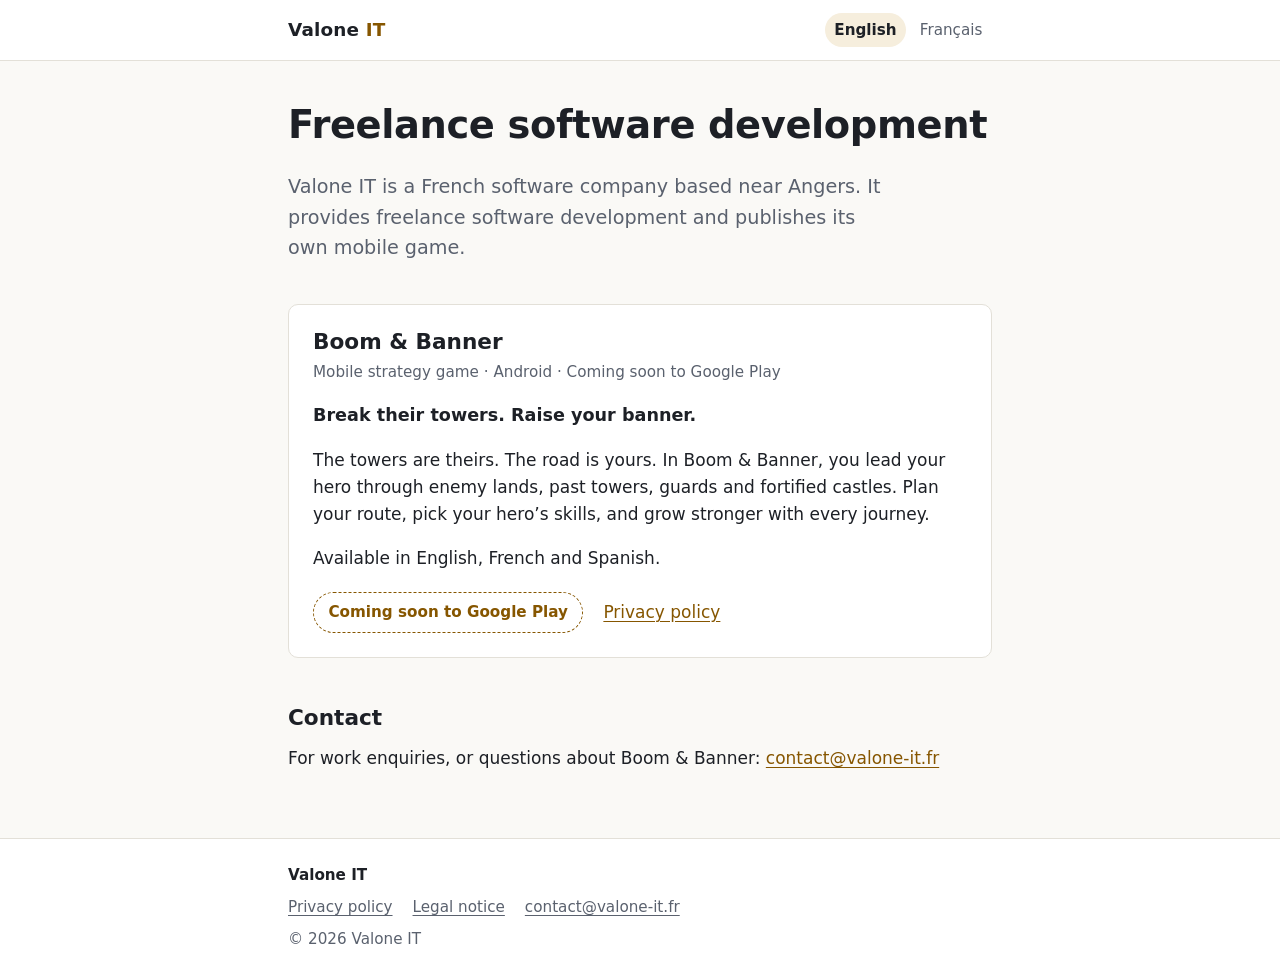
<file: index.html>
<!doctype html>
<html lang="en">
<head>
<meta charset="utf-8">
<meta name="viewport" content="width=device-width, initial-scale=1">
<title>Valone IT · Freelance software development</title>
<meta name="description" content="Valone IT is a French software company providing freelance software development, and the publisher of the Android game Boom &amp; Banner.">
<meta name="color-scheme" content="light dark">
<link rel="canonical" href="https://valone-it.fr/">
<link rel="alternate" hreflang="en" href="https://valone-it.fr/">
<link rel="alternate" hreflang="fr" href="https://valone-it.fr/fr/">
<link rel="alternate" hreflang="x-default" href="https://valone-it.fr/">
<link rel="icon" href="/favicon.svg" type="image/svg+xml">
<link rel="stylesheet" href="/assets/style.css">
</head>
<body>
<a class="skip" href="#main">Skip to content</a>
<header class="site-header">
  <div class="wrap">
    <a class="brand" href="/">Valone <span>IT</span></a>
    <nav class="lang" aria-label="Language">
      <span aria-current="true">English</span>
      <a href="/fr/" hreflang="fr" lang="fr">Français</a>
    </nav>
  </div>
</header>

<main id="main" class="wrap">
  <h1>Freelance software development</h1>
  <p class="lead">Valone IT is a French software company based near Angers. It provides freelance software development and publishes its own mobile game.</p>

  <section class="card" aria-labelledby="game">
    <h2 id="game">Boom &amp; Banner</h2>
    <p class="kicker">Mobile strategy game · Android · Coming soon to Google Play</p>
    <p class="tagline">Break their towers. Raise your banner.</p>
    <p>The towers are theirs. The road is yours. In Boom &amp; Banner, you lead your hero through enemy lands, past towers, guards and fortified castles. Plan your route, pick your hero’s skills, and grow stronger with every journey.</p>
    <p>Available in English, French and Spanish.</p>
    <div class="actions">
      <!-- PLAY STORE LINK: when the game is live, replace this span with
           <a class="badge" href="https://play.google.com/store/apps/details?id=com.valoneit.boomandbanner">Get it on Google Play</a> -->
      <span class="badge">Coming soon to Google Play</span>
      <a href="/boom-and-banner/privacy/">Privacy policy</a>
    </div>
  </section>

  <h2 id="contact">Contact</h2>
  <p>For work enquiries, or questions about Boom &amp; Banner: <a href="mailto:contact@valone-it.fr">contact@valone-it.fr</a></p>
</main>

<footer class="site-footer">
  <div class="wrap">
    <p class="footer-brand">Valone IT</p>
    <ul class="footer-links">
      <li><a href="/boom-and-banner/privacy/">Privacy policy</a></li>
      <li><a href="/legal-notice/">Legal notice</a></li>
      <li><a href="mailto:contact@valone-it.fr">contact@valone-it.fr</a></li>
    </ul>
    <p>© 2026 Valone IT</p>
  </div>
</footer>
</body>
</html>
</file>
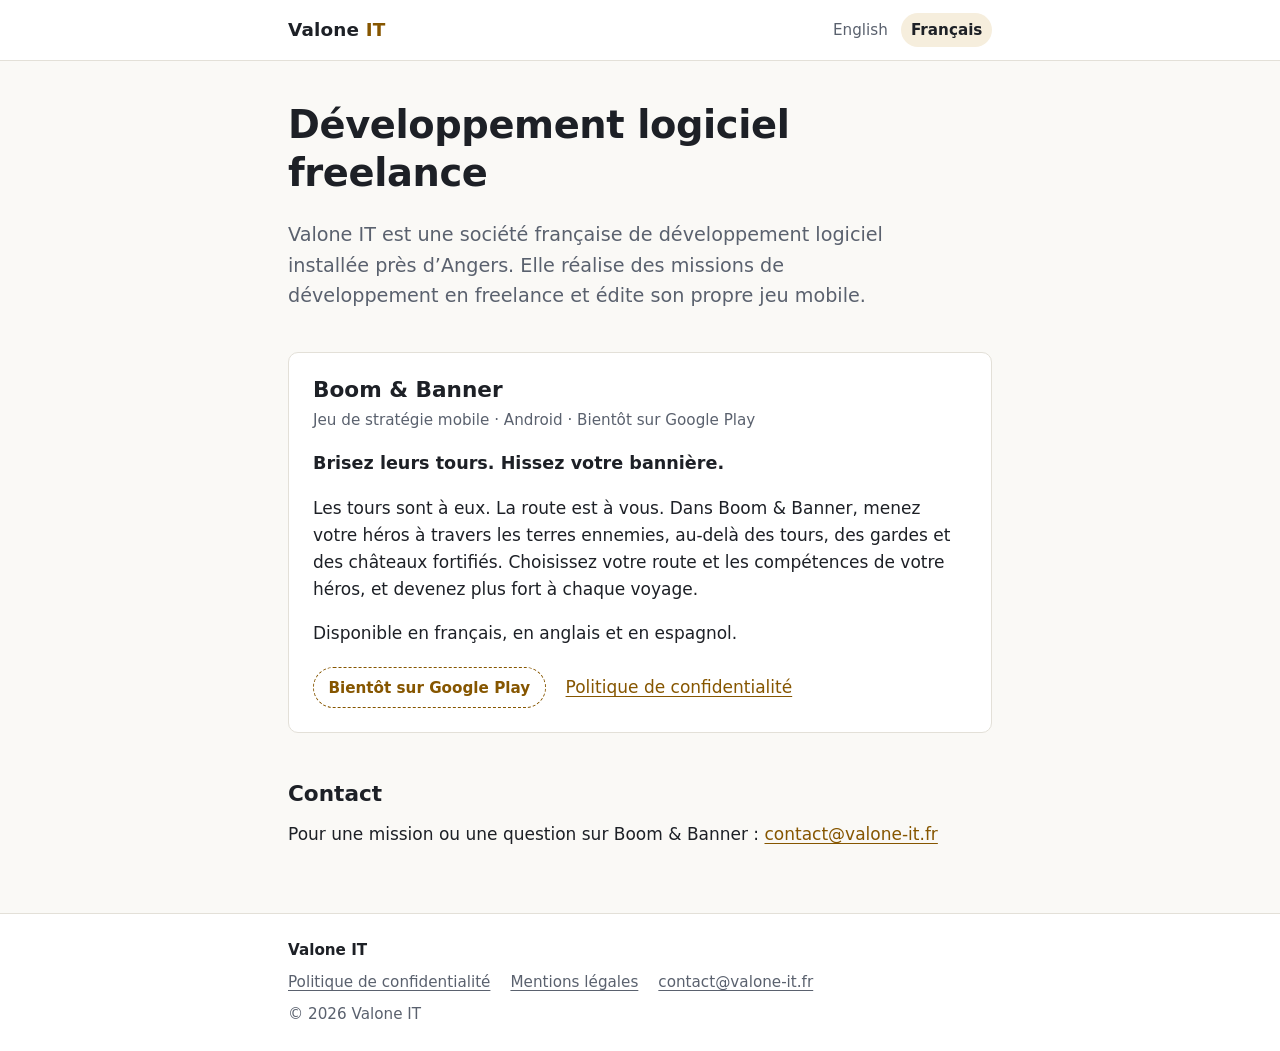
<file: fr/index.html>
<!doctype html>
<html lang="fr">
<head>
<meta charset="utf-8">
<meta name="viewport" content="width=device-width, initial-scale=1">
<title>Valone IT · Développement logiciel freelance</title>
<meta name="description" content="Valone IT est une société française de développement logiciel en freelance, éditrice du jeu Android Boom &amp; Banner.">
<meta name="color-scheme" content="light dark">
<link rel="canonical" href="https://valone-it.fr/fr/">
<link rel="alternate" hreflang="en" href="https://valone-it.fr/">
<link rel="alternate" hreflang="fr" href="https://valone-it.fr/fr/">
<link rel="alternate" hreflang="x-default" href="https://valone-it.fr/">
<link rel="icon" href="/favicon.svg" type="image/svg+xml">
<link rel="stylesheet" href="/assets/style.css">
</head>
<body>
<a class="skip" href="#main">Aller au contenu</a>
<header class="site-header">
  <div class="wrap">
    <a class="brand" href="/fr/">Valone <span>IT</span></a>
    <nav class="lang" aria-label="Langue">
      <a href="/" hreflang="en" lang="en">English</a>
      <span aria-current="true">Français</span>
    </nav>
  </div>
</header>

<main id="main" class="wrap">
  <h1>Développement logiciel freelance</h1>
  <p class="lead">Valone IT est une société française de développement logiciel installée près d’Angers. Elle réalise des missions de développement en freelance et édite son propre jeu mobile.</p>

  <section class="card" aria-labelledby="jeu">
    <h2 id="jeu">Boom &amp; Banner</h2>
    <p class="kicker">Jeu de stratégie mobile · Android · Bientôt sur Google Play</p>
    <p class="tagline">Brisez leurs tours. Hissez votre bannière.</p>
    <p>Les tours sont à eux. La route est à vous. Dans Boom &amp; Banner, menez votre héros à travers les terres ennemies, au-delà des tours, des gardes et des châteaux fortifiés. Choisissez votre route et les compétences de votre héros, et devenez plus fort à chaque voyage.</p>
    <p>Disponible en français, en anglais et en espagnol.</p>
    <div class="actions">
      <!-- LIEN PLAY STORE : quand le jeu sera publié, remplacer ce span par
           <a class="badge" href="https://play.google.com/store/apps/details?id=com.valoneit.boomandbanner&amp;hl=fr">Disponible sur Google Play</a> -->
      <span class="badge">Bientôt sur Google Play</span>
      <a href="/fr/boom-and-banner/privacy/">Politique de confidentialité</a>
    </div>
  </section>

  <h2 id="contact">Contact</h2>
  <p>Pour une mission ou une question sur Boom &amp; Banner : <a href="mailto:contact@valone-it.fr">contact@valone-it.fr</a></p>
</main>

<footer class="site-footer">
  <div class="wrap">
    <p class="footer-brand">Valone IT</p>
    <ul class="footer-links">
      <li><a href="/fr/boom-and-banner/privacy/">Politique de confidentialité</a></li>
      <li><a href="/fr/mentions-legales/">Mentions légales</a></li>
      <li><a href="mailto:contact@valone-it.fr">contact@valone-it.fr</a></li>
    </ul>
    <p>© 2026 Valone IT</p>
  </div>
</footer>
</body>
</html>
</file>
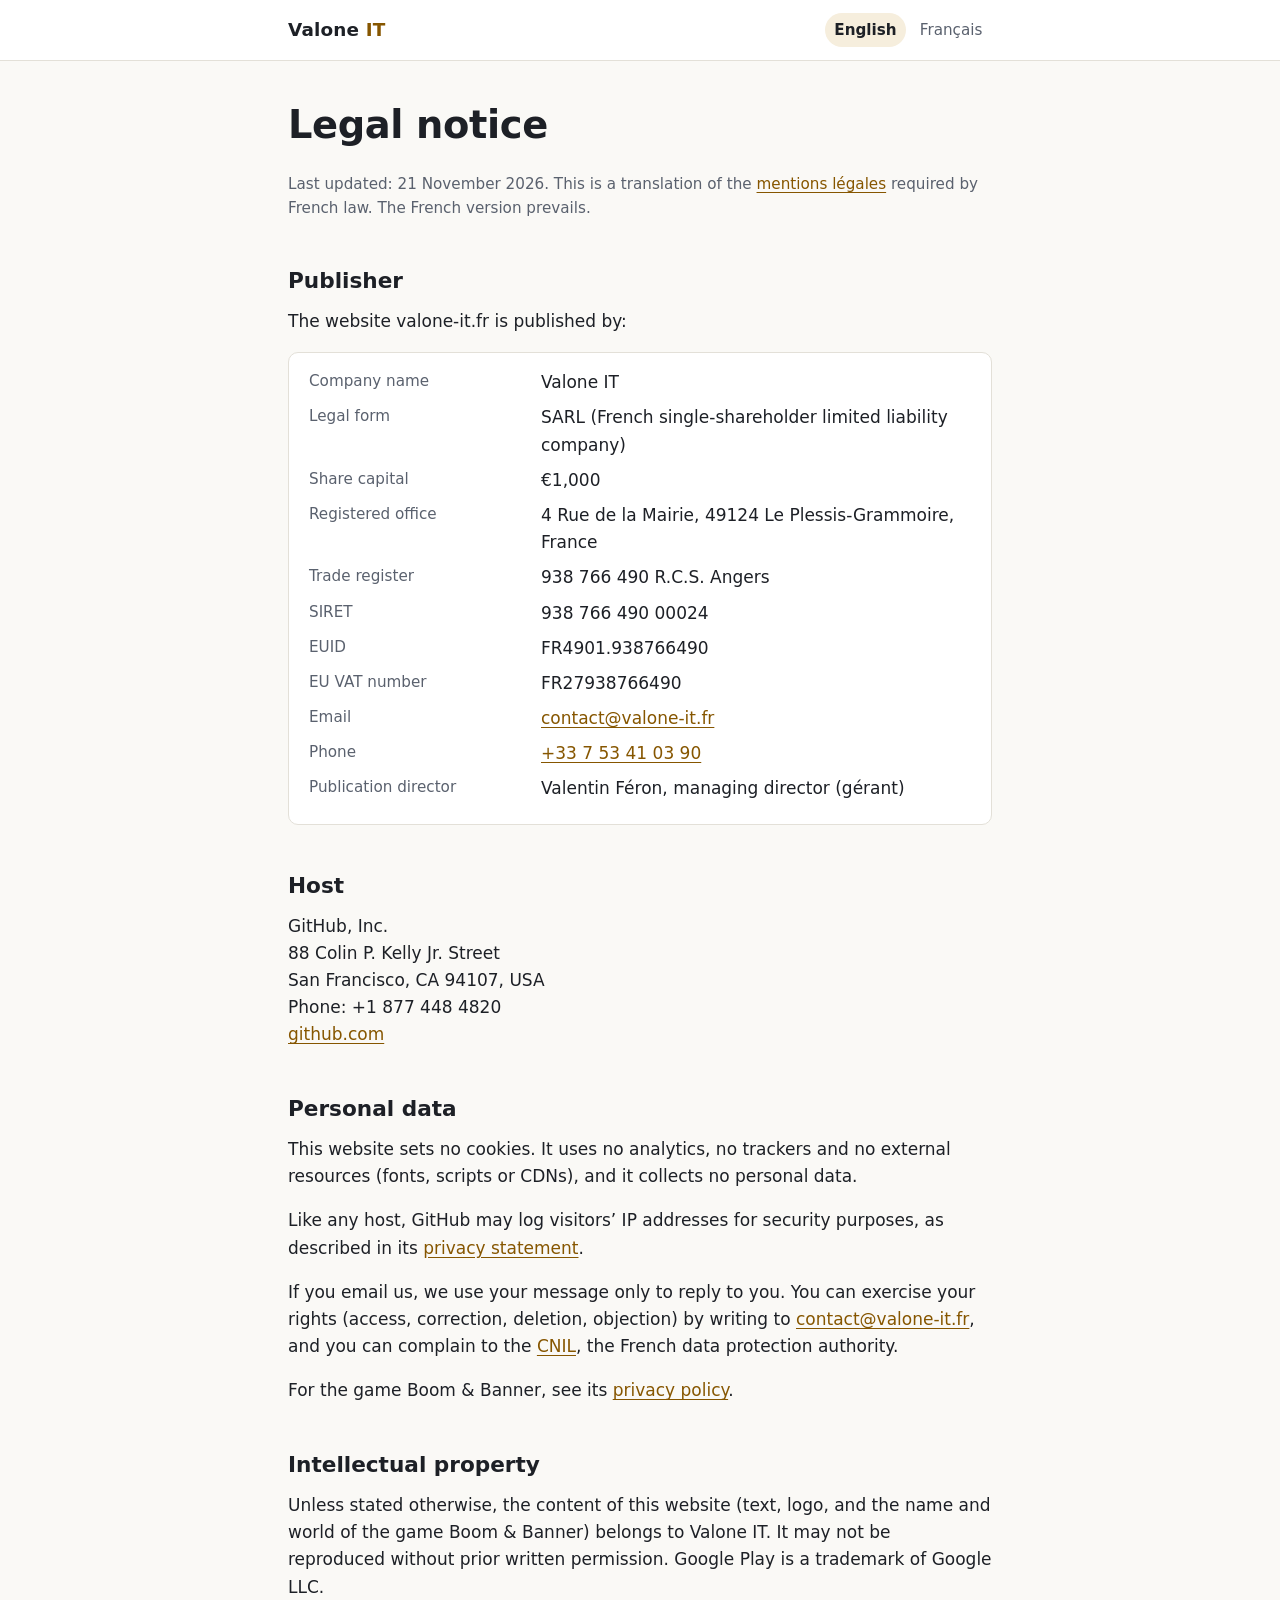
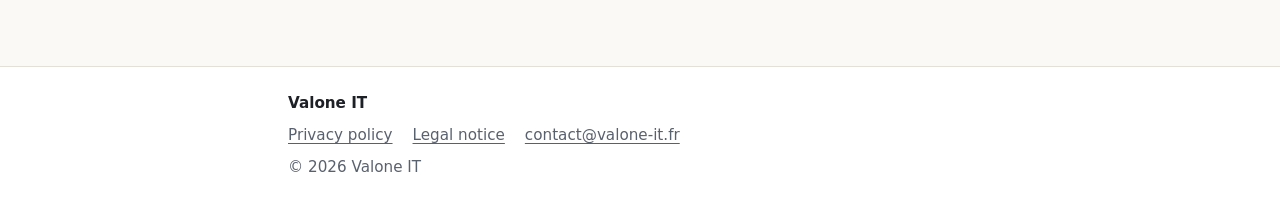
<file: legal-notice/index.html>
<!doctype html>
<html lang="en">
<head>
<meta charset="utf-8">
<meta name="viewport" content="width=device-width, initial-scale=1">
<title>Legal notice · Valone IT</title>
<meta name="description" content="Legal notice (mentions légales) of the valone-it.fr website, published by Valone IT.">
<meta name="color-scheme" content="light dark">
<link rel="canonical" href="https://valone-it.fr/legal-notice/">
<link rel="alternate" hreflang="en" href="https://valone-it.fr/legal-notice/">
<link rel="alternate" hreflang="fr" href="https://valone-it.fr/fr/mentions-legales/">
<link rel="alternate" hreflang="x-default" href="https://valone-it.fr/fr/mentions-legales/">
<link rel="icon" href="/favicon.svg" type="image/svg+xml">
<link rel="stylesheet" href="/assets/style.css">
</head>
<body>
<a class="skip" href="#main">Skip to content</a>
<header class="site-header">
  <div class="wrap">
    <a class="brand" href="/">Valone <span>IT</span></a>
    <nav class="lang" aria-label="Language">
      <span aria-current="true">English</span>
      <a href="/fr/mentions-legales/" hreflang="fr" lang="fr">Français</a>
    </nav>
  </div>
</header>

<main id="main" class="wrap">
  <h1>Legal notice</h1>
  <p class="meta">Last updated: <time datetime="2026-11-21">21 November 2026</time>. This is a translation of the <a href="/fr/mentions-legales/" hreflang="fr">mentions légales</a> required by French law. The French version prevails.</p>

  <h2 id="publisher">Publisher</h2>
  <p>The website valone-it.fr is published by:</p>
  <dl class="facts">
    <dt>Company name</dt>
    <dd>Valone IT</dd>
    <dt>Legal form</dt>
    <dd>SARL (French single-shareholder limited liability company)</dd>
    <dt>Share capital</dt>
    <dd>€1,000</dd>
    <dt>Registered office</dt>
    <dd>4 Rue de la Mairie, 49124 Le Plessis-Grammoire, France</dd>
    <dt>Trade register</dt>
    <dd>938 766 490 R.C.S. Angers</dd>
    <dt>SIRET</dt>
    <dd>938 766 490 00024</dd>
    <dt>EUID</dt>
    <dd>FR4901.938766490</dd>
    <dt>EU VAT number</dt>
    <dd>FR27938766490</dd>
    <dt>Email</dt>
    <dd><a href="mailto:contact@valone-it.fr">contact@valone-it.fr</a></dd>
    <dt>Phone</dt>
    <dd><a href="tel:+33753410390">+33 7 53 41 03 90</a></dd>
    <dt>Publication director</dt>
    <dd>Valentin Féron, managing director (gérant)</dd>
  </dl>

  <h2 id="host">Host</h2>
  <address>
    GitHub, Inc.<br>
    88 Colin P. Kelly Jr. Street<br>
    San Francisco, CA 94107, USA<br>
    Phone: +1 877 448 4820<br>
    <a href="https://github.com">github.com</a>
  </address>

  <h2 id="personal-data">Personal data</h2>
  <p>This website sets no cookies. It uses no analytics, no trackers and no external resources (fonts, scripts or CDNs), and it collects no personal data.</p>
  <p>Like any host, GitHub may log visitors’ IP addresses for security purposes, as described in its <a href="https://docs.github.com/en/site-policy/privacy-policies/github-general-privacy-statement">privacy statement</a>.</p>
  <p>If you email us, we use your message only to reply to you. You can exercise your rights (access, correction, deletion, objection) by writing to <a href="mailto:contact@valone-it.fr">contact@valone-it.fr</a>, and you can complain to the <a href="https://www.cnil.fr/fr/plaintes">CNIL</a>, the French data protection authority.</p>
  <p>For the game Boom &amp; Banner, see its <a href="/boom-and-banner/privacy/">privacy policy</a>.</p>

  <h2 id="intellectual-property">Intellectual property</h2>
  <p>Unless stated otherwise, the content of this website (text, logo, and the name and world of the game Boom &amp; Banner) belongs to Valone IT. It may not be reproduced without prior written permission. Google Play is a trademark of Google LLC.</p>
</main>

<footer class="site-footer">
  <div class="wrap">
    <p class="footer-brand">Valone IT</p>
    <ul class="footer-links">
      <li><a href="/boom-and-banner/privacy/">Privacy policy</a></li>
      <li><a href="/legal-notice/">Legal notice</a></li>
      <li><a href="mailto:contact@valone-it.fr">contact@valone-it.fr</a></li>
    </ul>
    <p>© 2026 Valone IT</p>
  </div>
</footer>
</body>
</html>
</file>
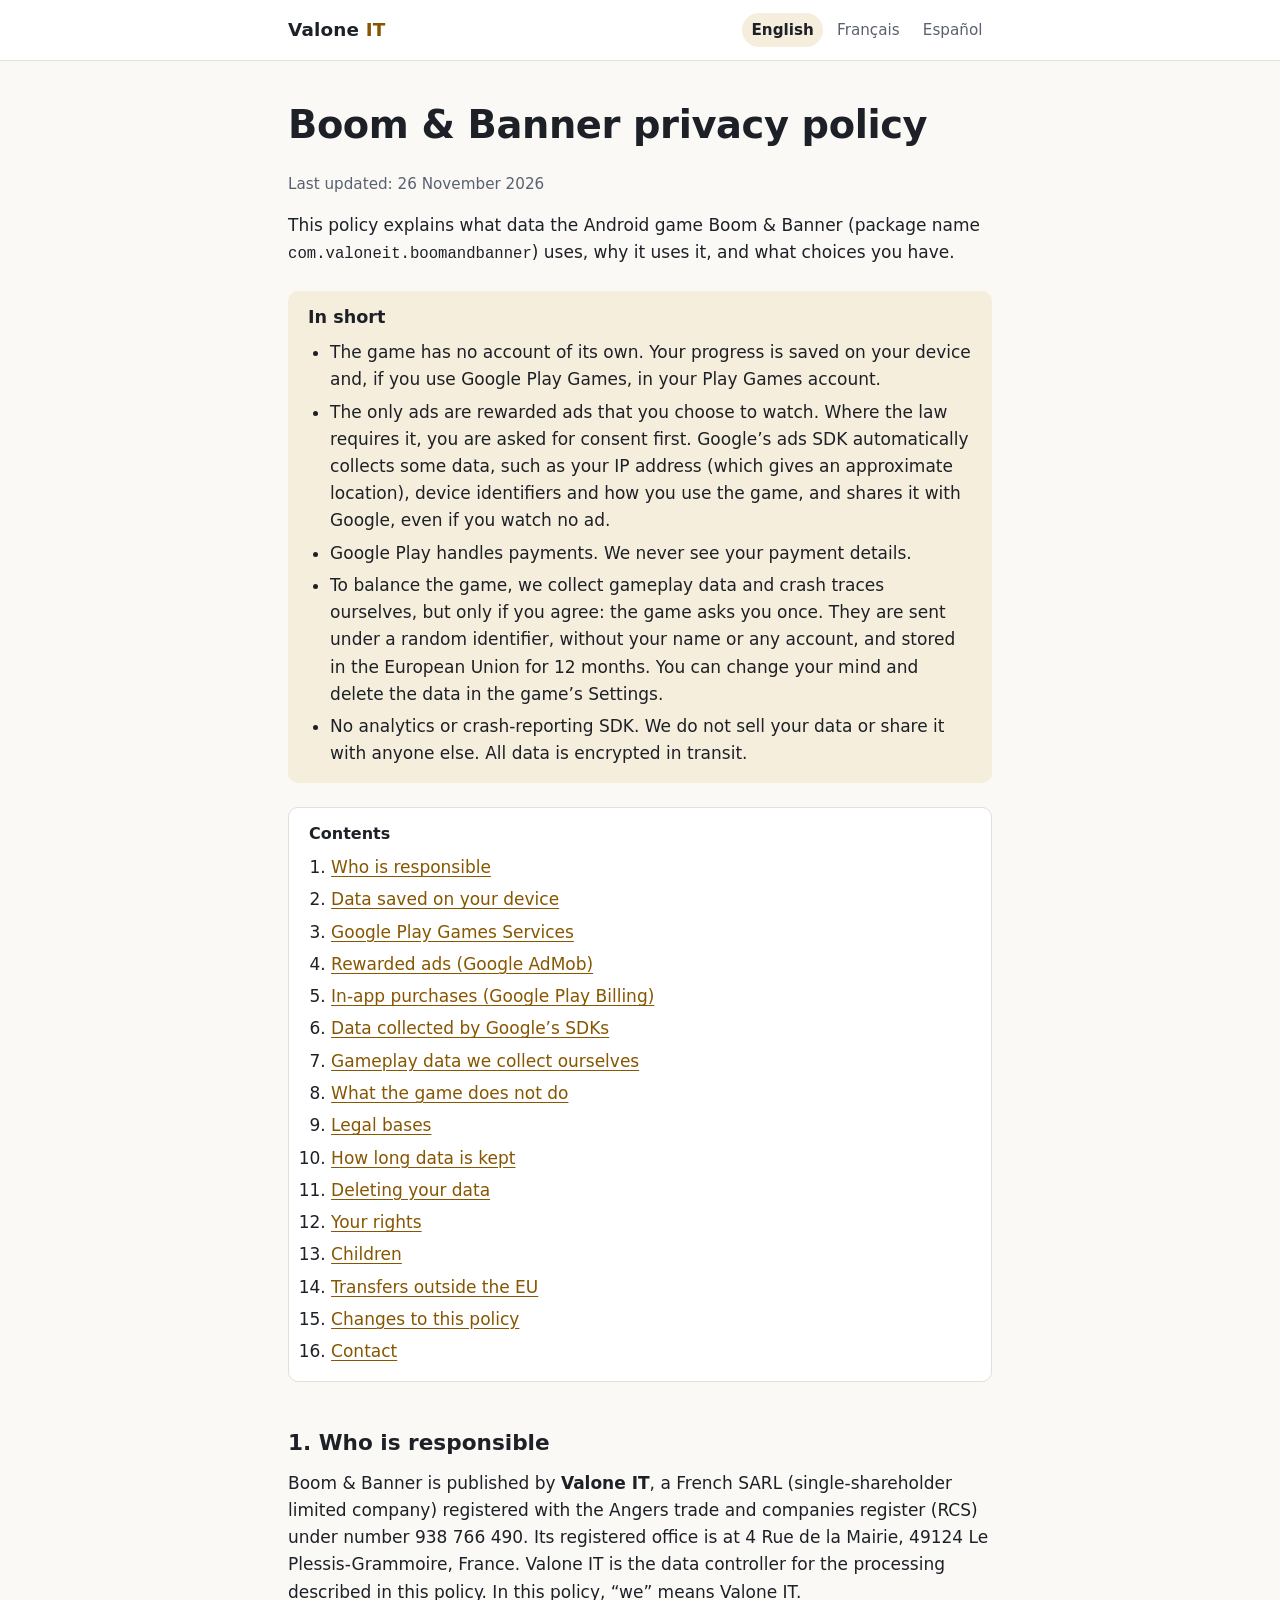
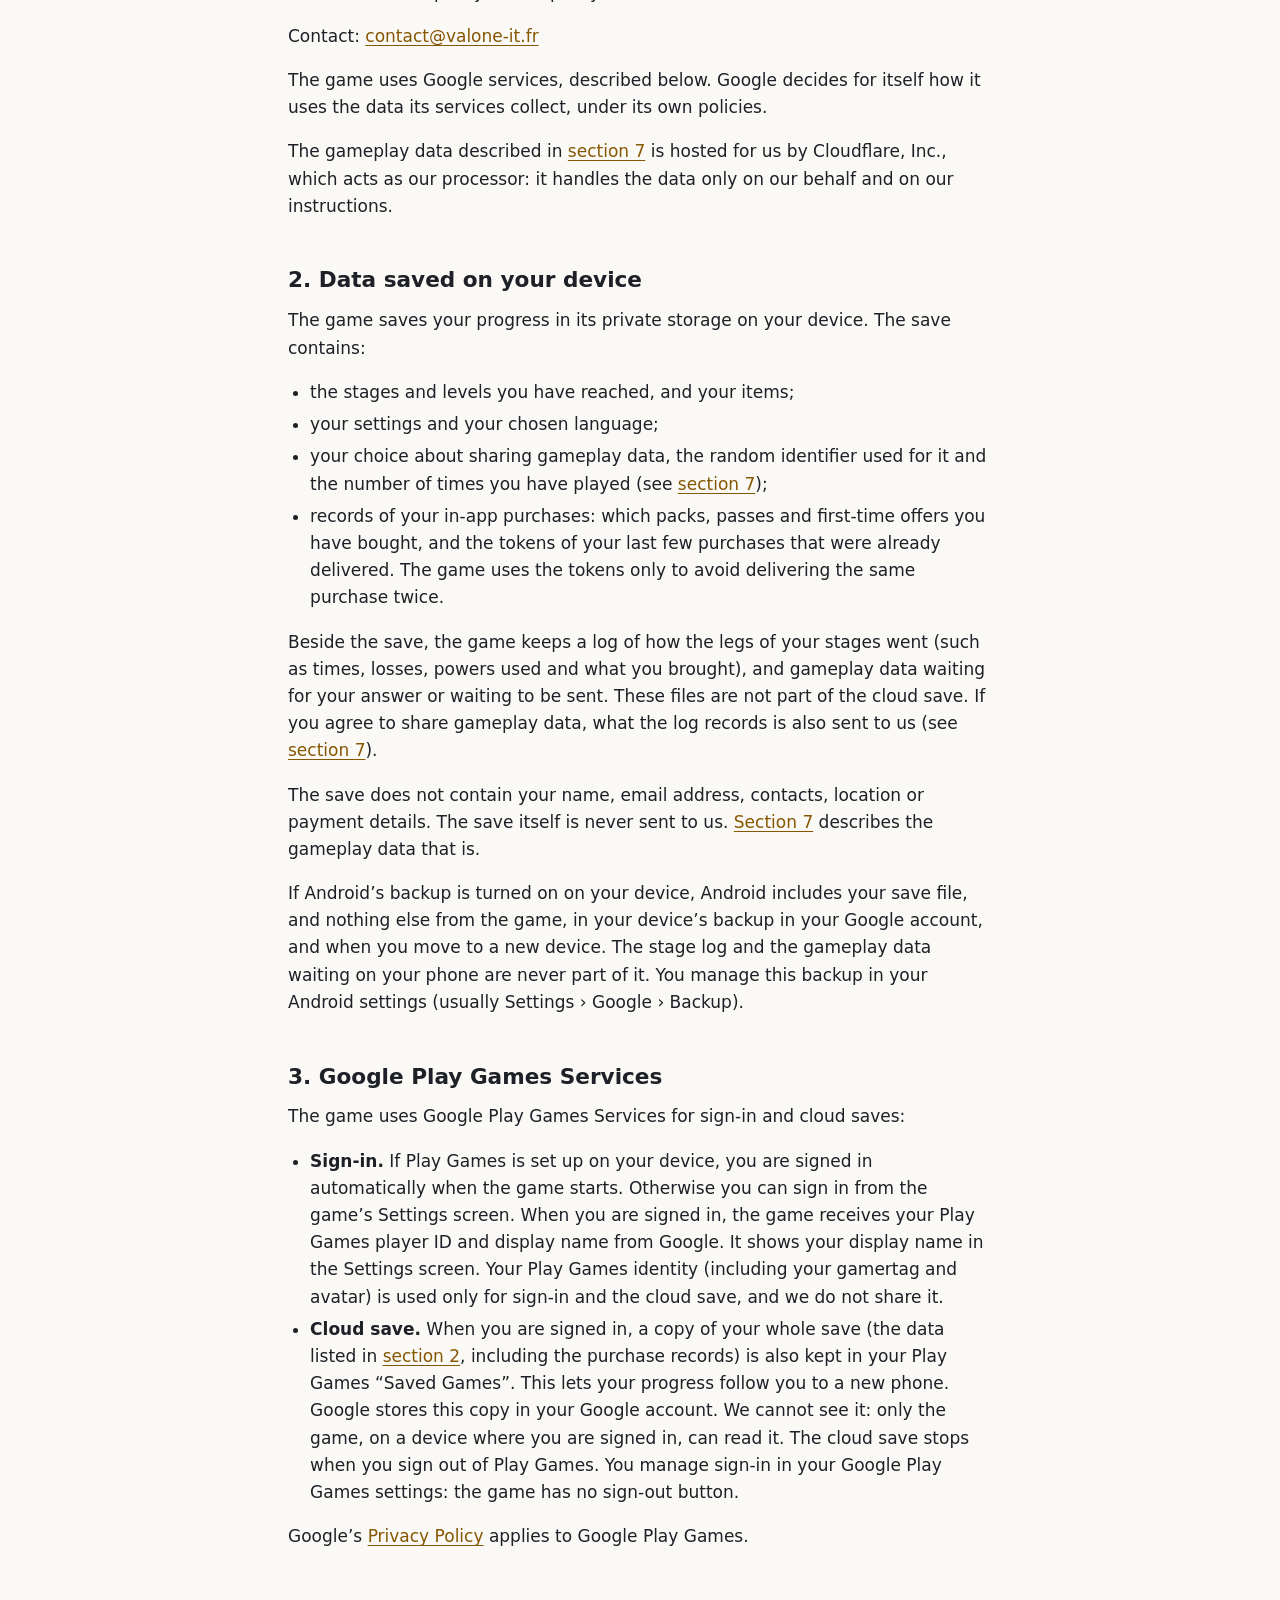
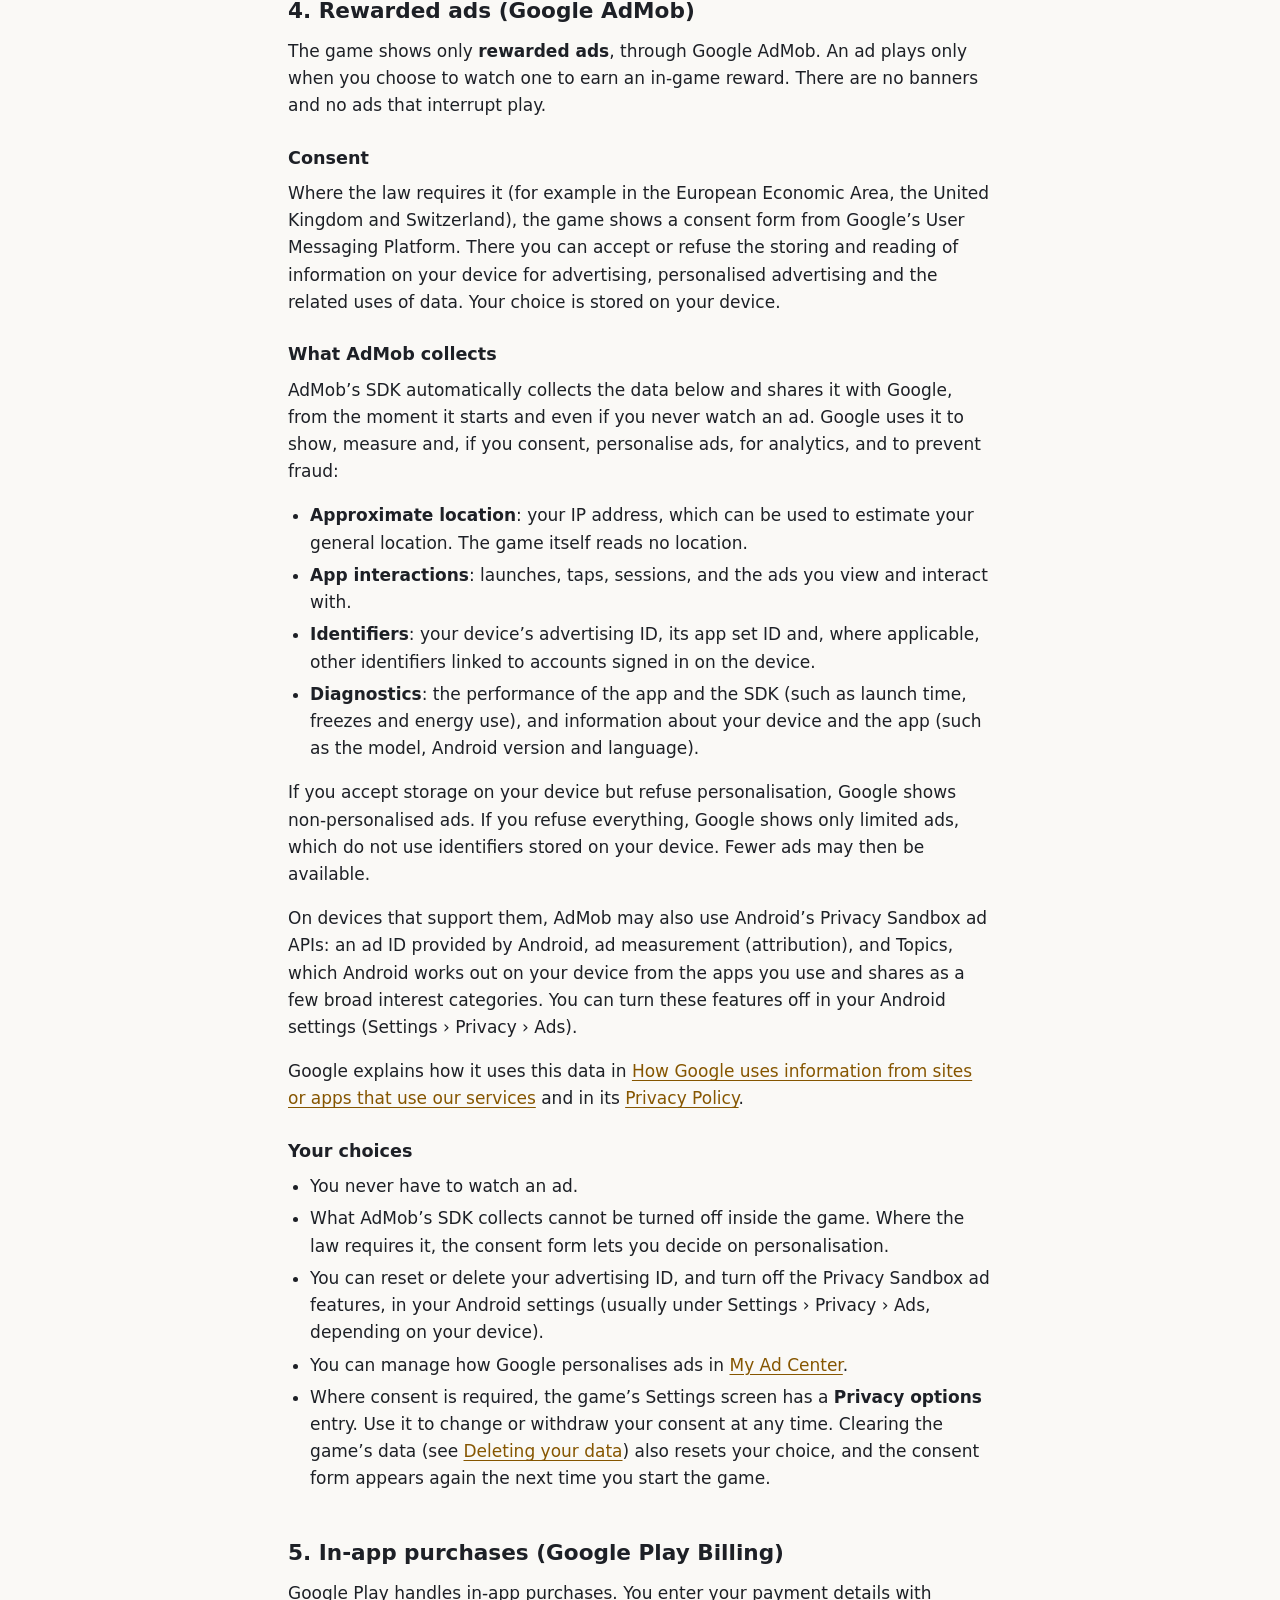
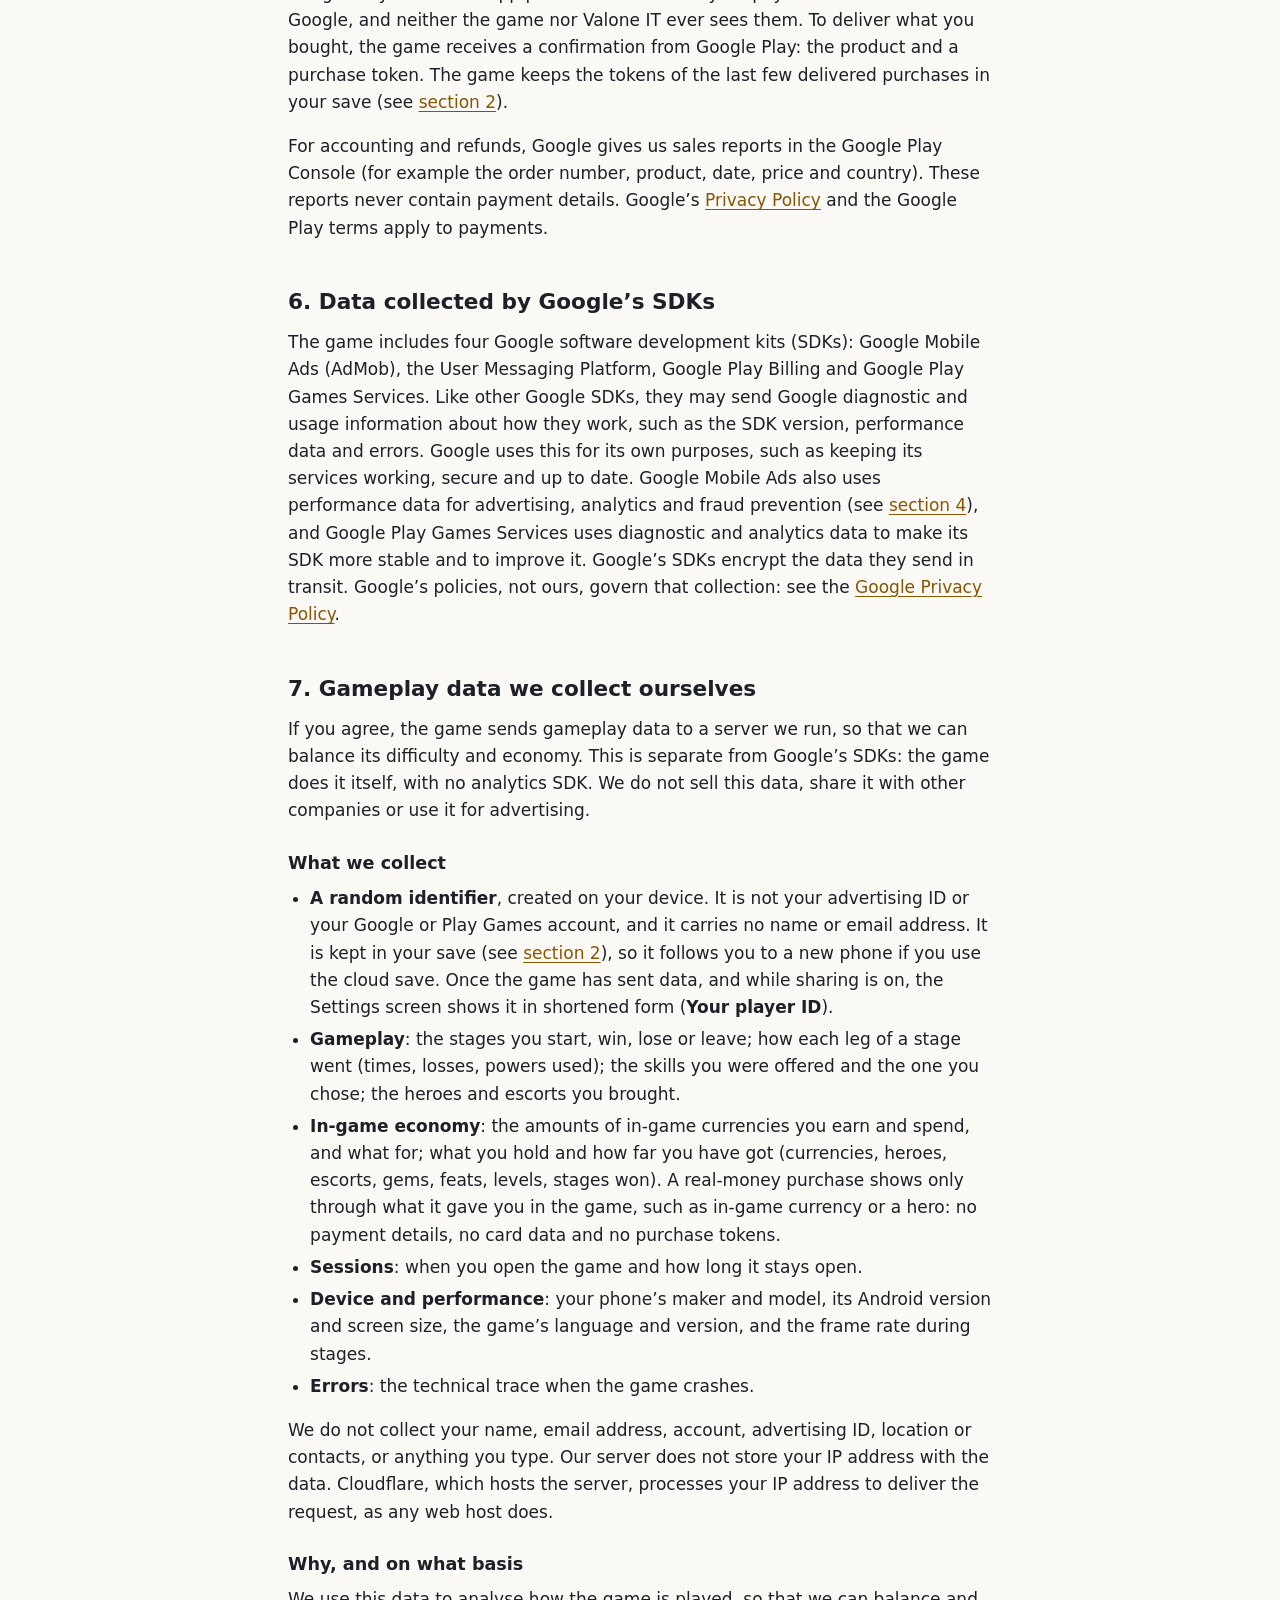
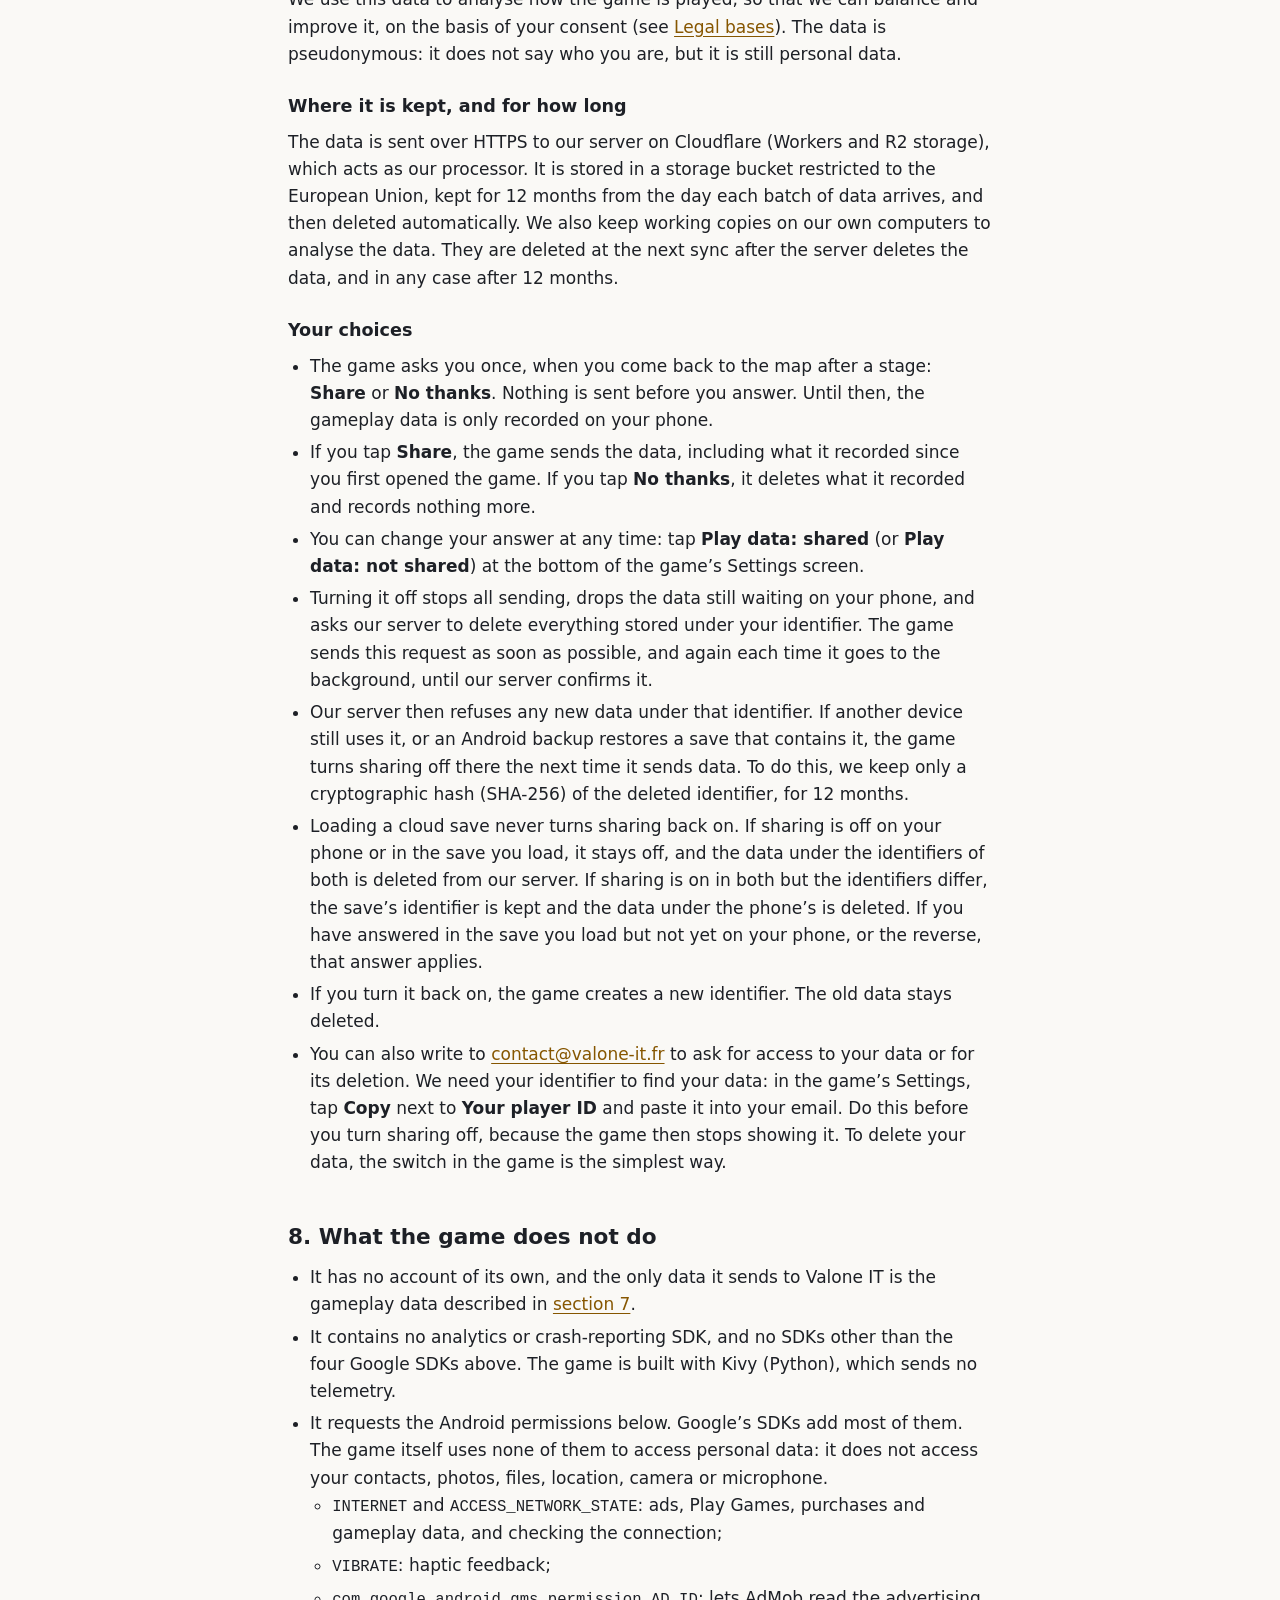
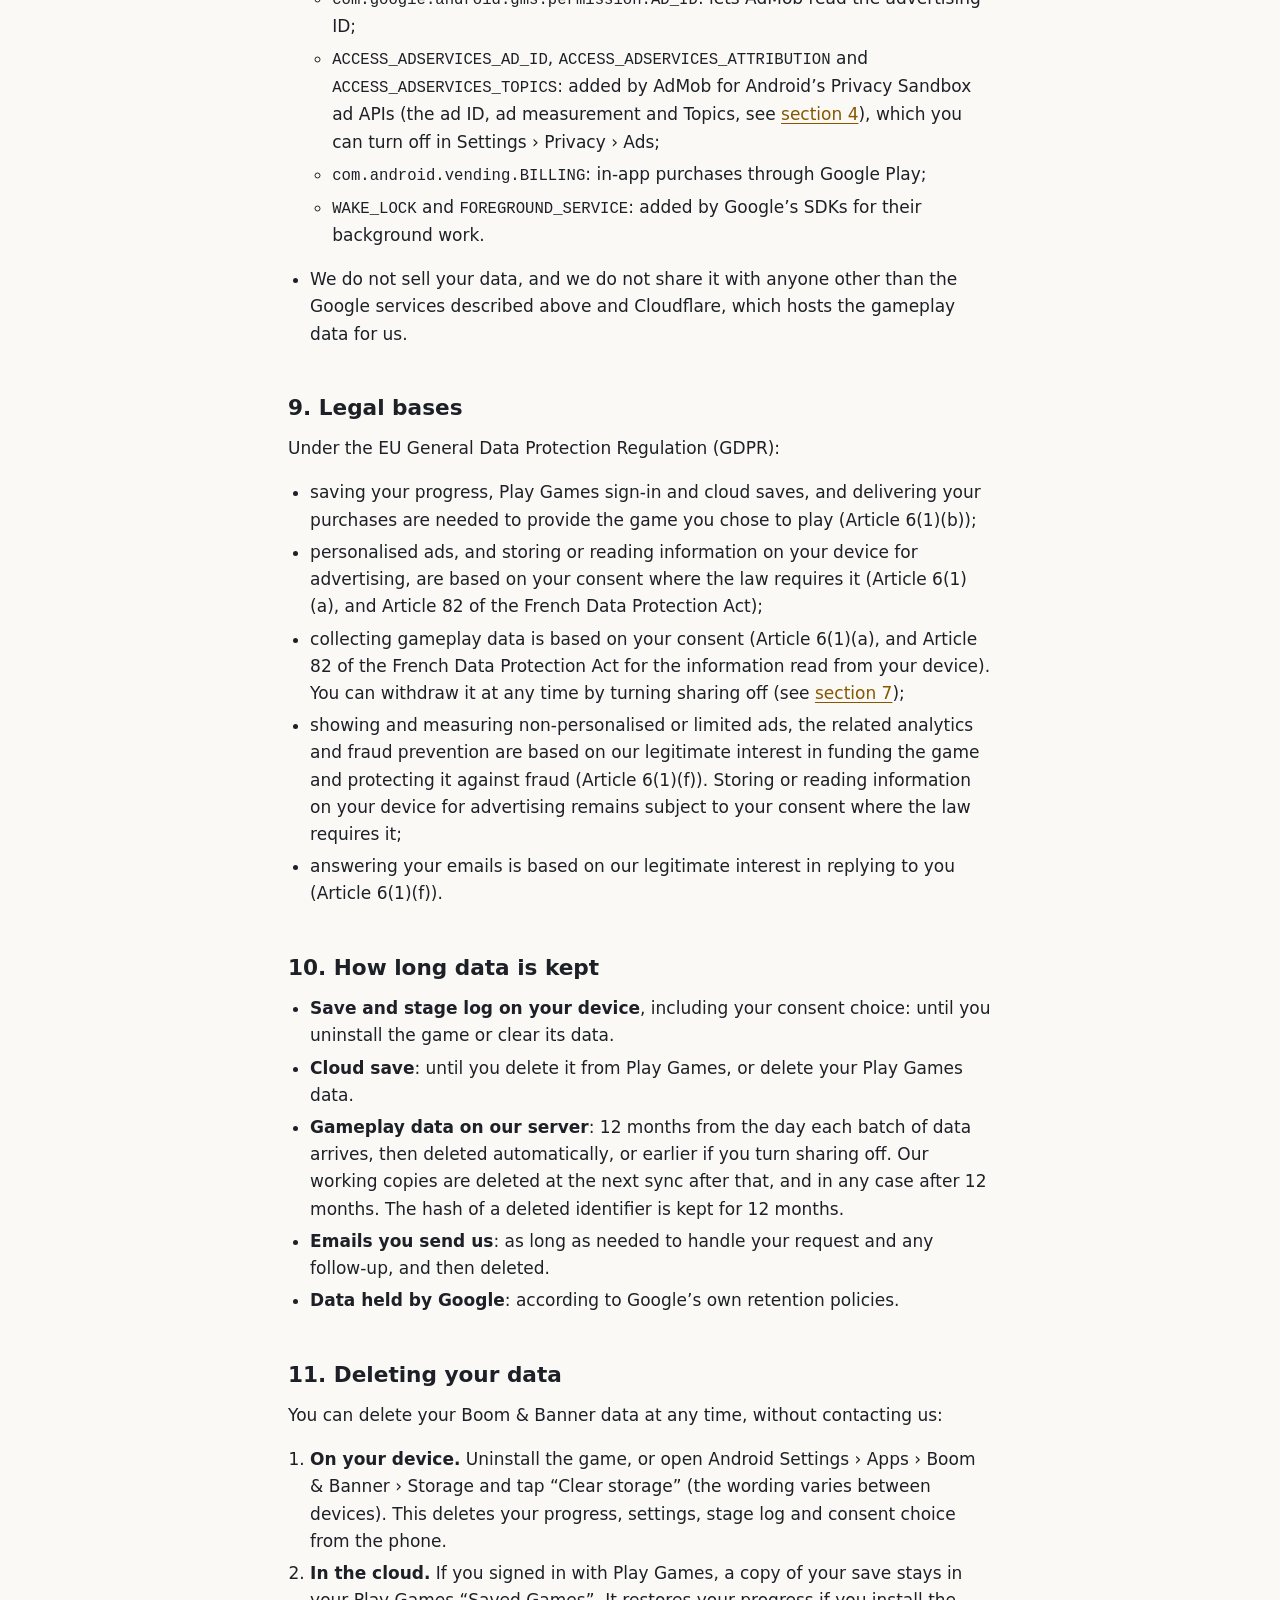
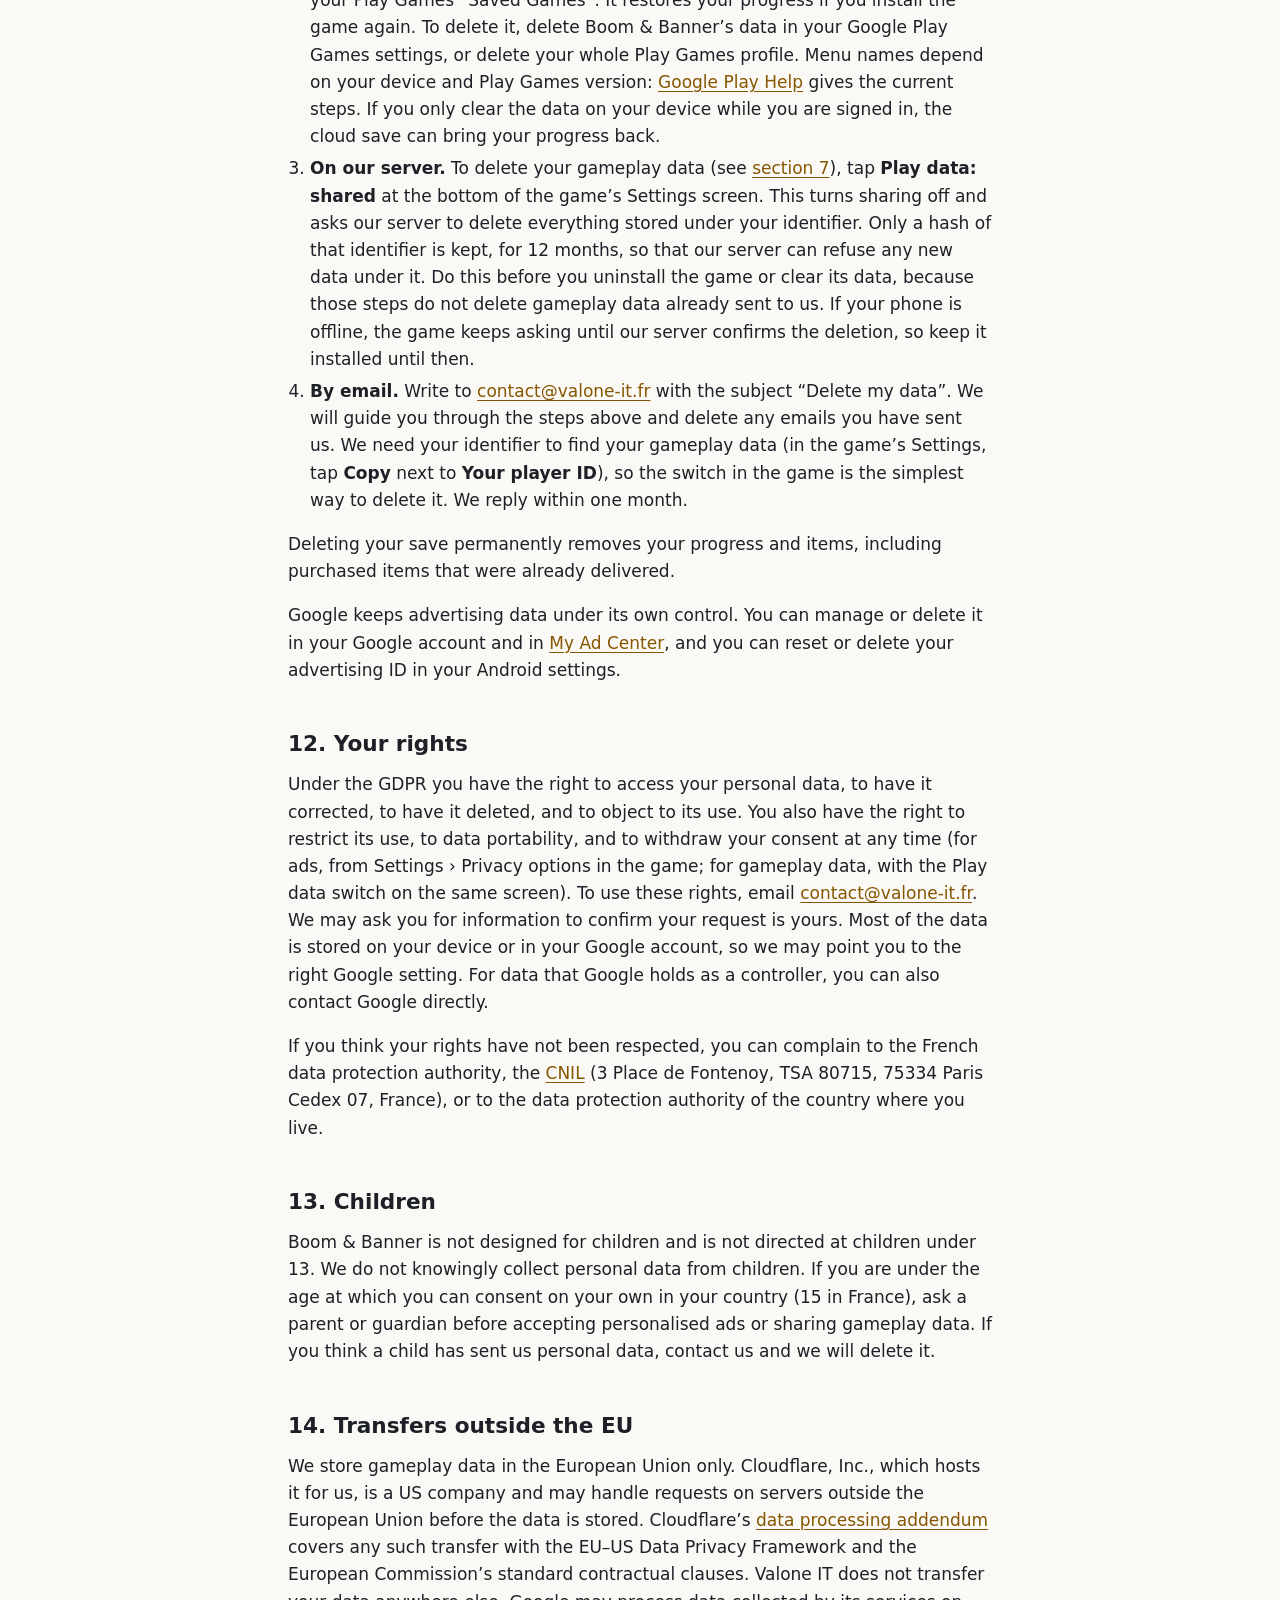
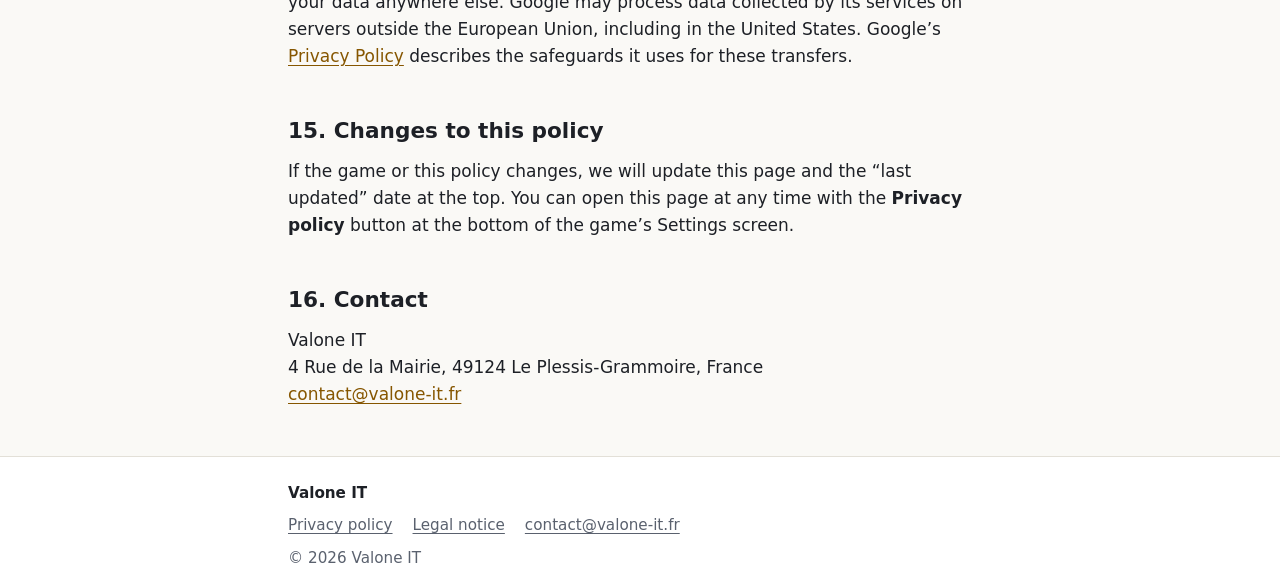
<file: boom-and-banner/privacy/index.html>
<!doctype html>
<html lang="en">
<head>
<meta charset="utf-8">
<meta name="viewport" content="width=device-width, initial-scale=1">
<title>Privacy policy · Boom &amp; Banner · Valone IT</title>
<meta name="description" content="Privacy policy of the Android game Boom &amp; Banner, published by Valone IT.">
<meta name="color-scheme" content="light dark">
<link rel="canonical" href="https://valone-it.fr/boom-and-banner/privacy/">
<link rel="alternate" hreflang="en" href="https://valone-it.fr/boom-and-banner/privacy/">
<link rel="alternate" hreflang="fr" href="https://valone-it.fr/fr/boom-and-banner/privacy/">
<link rel="alternate" hreflang="es" href="https://valone-it.fr/es/boom-and-banner/privacy/">
<link rel="alternate" hreflang="x-default" href="https://valone-it.fr/boom-and-banner/privacy/">
<link rel="icon" href="/favicon.svg" type="image/svg+xml">
<link rel="stylesheet" href="/assets/style.css">
</head>
<body>
<a class="skip" href="#main">Skip to content</a>
<header class="site-header">
  <div class="wrap">
    <a class="brand" href="/">Valone <span>IT</span></a>
    <nav class="lang" aria-label="Language">
      <span aria-current="true">English</span>
      <a href="/fr/boom-and-banner/privacy/" hreflang="fr" lang="fr">Français</a>
      <a href="/es/boom-and-banner/privacy/" hreflang="es" lang="es">Español</a>
    </nav>
  </div>
</header>

<main id="main" class="wrap">
  <h1>Boom &amp; Banner privacy policy</h1>
  <p class="meta">Last updated: <time datetime="2026-11-26">26 November 2026</time></p>

  <p>This policy explains what data the Android game Boom &amp; Banner (package name <code>com.valoneit.boomandbanner</code>) uses, why it uses it, and what choices you have.</p>

  <div class="summary">
    <h2>In short</h2>
    <ul>
      <li>The game has no account of its own. Your progress is saved on your device and, if you use Google Play Games, in your Play Games account.</li>
      <li>The only ads are rewarded ads that you choose to watch. Where the law requires it, you are asked for consent first. Google’s ads SDK automatically collects some data, such as your IP address (which gives an approximate location), device identifiers and how you use the game, and shares it with Google, even if you watch no ad.</li>
      <li>Google Play handles payments. We never see your payment details.</li>
      <li>To balance the game, we collect gameplay data and crash traces ourselves, but only if you agree: the game asks you once. They are sent under a random identifier, without your name or any account, and stored in the European Union for 12 months. You can change your mind and delete the data in the game’s Settings.</li>
      <li>No analytics or crash-reporting SDK. We do not sell your data or share it with anyone else. All data is encrypted in transit.</li>
    </ul>
  </div>

  <nav class="toc" aria-labelledby="toc-title">
    <h2 id="toc-title">Contents</h2>
    <ol>
      <li><a href="#controller">Who is responsible</a></li>
      <li><a href="#device">Data saved on your device</a></li>
      <li><a href="#play-games">Google Play Games Services</a></li>
      <li><a href="#ads">Rewarded ads (Google AdMob)</a></li>
      <li><a href="#purchases">In-app purchases (Google Play Billing)</a></li>
      <li><a href="#google-sdks">Data collected by Google’s SDKs</a></li>
      <li><a href="#gameplay-data">Gameplay data we collect ourselves</a></li>
      <li><a href="#not-collected">What the game does not do</a></li>
      <li><a href="#legal-bases">Legal bases</a></li>
      <li><a href="#retention">How long data is kept</a></li>
      <li><a href="#delete-data">Deleting your data</a></li>
      <li><a href="#rights">Your rights</a></li>
      <li><a href="#children">Children</a></li>
      <li><a href="#transfers">Transfers outside the EU</a></li>
      <li><a href="#changes">Changes to this policy</a></li>
      <li><a href="#contact">Contact</a></li>
    </ol>
  </nav>

  <section id="controller">
    <h2>1. Who is responsible</h2>
    <p>Boom &amp; Banner is published by <strong>Valone IT</strong>, a French SARL (single-shareholder limited company) registered with the Angers trade and companies register (RCS) under number 938 766 490. Its registered office is at 4 Rue de la Mairie, 49124 Le Plessis-Grammoire, France. Valone IT is the data controller for the processing described in this policy. In this policy, “we” means Valone IT.</p>
    <p>Contact: <a href="mailto:contact@valone-it.fr">contact@valone-it.fr</a></p>
    <p>The game uses Google services, described below. Google decides for itself how it uses the data its services collect, under its own policies.</p>
    <p>The gameplay data described in <a href="#gameplay-data">section 7</a> is hosted for us by Cloudflare, Inc., which acts as our processor: it handles the data only on our behalf and on our instructions.</p>
  </section>

  <section id="device">
    <h2>2. Data saved on your device</h2>
    <p>The game saves your progress in its private storage on your device. The save contains:</p>
    <ul>
      <li>the stages and levels you have reached, and your items;</li>
      <li>your settings and your chosen language;</li>
      <li>your choice about sharing gameplay data, the random identifier used for it and the number of times you have played (see <a href="#gameplay-data">section 7</a>);</li>
      <li>records of your in-app purchases: which packs, passes and first-time offers you have bought, and the tokens of your last few purchases that were already delivered. The game uses the tokens only to avoid delivering the same purchase twice.</li>
    </ul>
    <p>Beside the save, the game keeps a log of how the legs of your stages went (such as times, losses, powers used and what you brought), and gameplay data waiting for your answer or waiting to be sent. These files are not part of the cloud save. If you agree to share gameplay data, what the log records is also sent to us (see <a href="#gameplay-data">section 7</a>).</p>
    <p>The save does not contain your name, email address, contacts, location or payment details. The save itself is never sent to us. <a href="#gameplay-data">Section 7</a> describes the gameplay data that is.</p>
    <p>If Android’s backup is turned on on your device, Android includes your save file, and nothing else from the game, in your device’s backup in your Google account, and when you move to a new device. The stage log and the gameplay data waiting on your phone are never part of it. You manage this backup in your Android settings (usually Settings › Google › Backup).</p>
  </section>

  <section id="play-games">
    <h2>3. Google Play Games Services</h2>
    <p>The game uses Google Play Games Services for sign-in and cloud saves:</p>
    <ul>
      <li><strong>Sign-in.</strong> If Play Games is set up on your device, you are signed in automatically when the game starts. Otherwise you can sign in from the game’s Settings screen. When you are signed in, the game receives your Play Games player ID and display name from Google. It shows your display name in the Settings screen. Your Play Games identity (including your gamertag and avatar) is used only for sign-in and the cloud save, and we do not share it.</li>
      <li><strong>Cloud save.</strong> When you are signed in, a copy of your whole save (the data listed in <a href="#device">section 2</a>, including the purchase records) is also kept in your Play Games “Saved Games”. This lets your progress follow you to a new phone. Google stores this copy in your Google account. We cannot see it: only the game, on a device where you are signed in, can read it. The cloud save stops when you sign out of Play Games. You manage sign-in in your Google Play Games settings: the game has no sign-out button.</li>
    </ul>
    <p>Google’s <a href="https://policies.google.com/privacy">Privacy Policy</a> applies to Google Play Games.</p>
  </section>

  <section id="ads">
    <h2>4. Rewarded ads (Google AdMob)</h2>
    <p>The game shows only <strong>rewarded ads</strong>, through Google AdMob. An ad plays only when you choose to watch one to earn an in-game reward. There are no banners and no ads that interrupt play.</p>
    <h3>Consent</h3>
    <p>Where the law requires it (for example in the European Economic Area, the United Kingdom and Switzerland), the game shows a consent form from Google’s User Messaging Platform. There you can accept or refuse the storing and reading of information on your device for advertising, personalised advertising and the related uses of data. Your choice is stored on your device.</p>
    <h3>What AdMob collects</h3>
    <p>AdMob’s SDK automatically collects the data below and shares it with Google, from the moment it starts and even if you never watch an ad. Google uses it to show, measure and, if you consent, personalise ads, for analytics, and to prevent fraud:</p>
    <ul>
      <li><strong>Approximate location</strong>: your IP address, which can be used to estimate your general location. The game itself reads no location.</li>
      <li><strong>App interactions</strong>: launches, taps, sessions, and the ads you view and interact with.</li>
      <li><strong>Identifiers</strong>: your device’s advertising ID, its app set ID and, where applicable, other identifiers linked to accounts signed in on the device.</li>
      <li><strong>Diagnostics</strong>: the performance of the app and the SDK (such as launch time, freezes and energy use), and information about your device and the app (such as the model, Android version and language).</li>
    </ul>
    <p>If you accept storage on your device but refuse personalisation, Google shows non-personalised ads. If you refuse everything, Google shows only limited ads, which do not use identifiers stored on your device. Fewer ads may then be available.</p>
    <p>On devices that support them, AdMob may also use Android’s Privacy Sandbox ad APIs: an ad ID provided by Android, ad measurement (attribution), and Topics, which Android works out on your device from the apps you use and shares as a few broad interest categories. You can turn these features off in your Android settings (Settings › Privacy › Ads).</p>
    <p>Google explains how it uses this data in <a href="https://policies.google.com/technologies/partner-sites">How Google uses information from sites or apps that use our services</a> and in its <a href="https://policies.google.com/privacy">Privacy Policy</a>.</p>
    <h3>Your choices</h3>
    <ul>
      <li>You never have to watch an ad.</li>
      <li>What AdMob’s SDK collects cannot be turned off inside the game. Where the law requires it, the consent form lets you decide on personalisation.</li>
      <li>You can reset or delete your advertising ID, and turn off the Privacy Sandbox ad features, in your Android settings (usually under Settings › Privacy › Ads, depending on your device).</li>
      <li>You can manage how Google personalises ads in <a href="https://myadcenter.google.com/">My Ad Center</a>.</li>
      <li>Where consent is required, the game’s Settings screen has a <strong>Privacy options</strong> entry. Use it to change or withdraw your consent at any time. Clearing the game’s data (see <a href="#delete-data">Deleting your data</a>) also resets your choice, and the consent form appears again the next time you start the game.</li>
    </ul>
  </section>

  <section id="purchases">
    <h2>5. In-app purchases (Google Play Billing)</h2>
    <p>Google Play handles in-app purchases. You enter your payment details with Google, and neither the game nor Valone IT ever sees them. To deliver what you bought, the game receives a confirmation from Google Play: the product and a purchase token. The game keeps the tokens of the last few delivered purchases in your save (see <a href="#device">section 2</a>).</p>
    <p>For accounting and refunds, Google gives us sales reports in the Google Play Console (for example the order number, product, date, price and country). These reports never contain payment details. Google’s <a href="https://policies.google.com/privacy">Privacy Policy</a> and the Google Play terms apply to payments.</p>
  </section>

  <section id="google-sdks">
    <h2>6. Data collected by Google’s SDKs</h2>
    <p>The game includes four Google software development kits (SDKs): Google Mobile Ads (AdMob), the User Messaging Platform, Google Play Billing and Google Play Games Services. Like other Google SDKs, they may send Google diagnostic and usage information about how they work, such as the SDK version, performance data and errors. Google uses this for its own purposes, such as keeping its services working, secure and up to date. Google Mobile Ads also uses performance data for advertising, analytics and fraud prevention (see <a href="#ads">section 4</a>), and Google Play Games Services uses diagnostic and analytics data to make its SDK more stable and to improve it. Google’s SDKs encrypt the data they send in transit. Google’s policies, not ours, govern that collection: see the <a href="https://policies.google.com/privacy">Google Privacy Policy</a>.</p>
  </section>

  <section id="gameplay-data">
    <h2>7. Gameplay data we collect ourselves</h2>
    <p>If you agree, the game sends gameplay data to a server we run, so that we can balance its difficulty and economy. This is separate from Google’s SDKs: the game does it itself, with no analytics SDK. We do not sell this data, share it with other companies or use it for advertising.</p>
    <h3>What we collect</h3>
    <ul>
      <li><strong>A random identifier</strong>, created on your device. It is not your advertising ID or your Google or Play Games account, and it carries no name or email address. It is kept in your save (see <a href="#device">section 2</a>), so it follows you to a new phone if you use the cloud save. Once the game has sent data, and while sharing is on, the Settings screen shows it in shortened form (<strong>Your player ID</strong>).</li>
      <li><strong>Gameplay</strong>: the stages you start, win, lose or leave; how each leg of a stage went (times, losses, powers used); the skills you were offered and the one you chose; the heroes and escorts you brought.</li>
      <li><strong>In-game economy</strong>: the amounts of in-game currencies you earn and spend, and what for; what you hold and how far you have got (currencies, heroes, escorts, gems, feats, levels, stages won). A real-money purchase shows only through what it gave you in the game, such as in-game currency or a hero: no payment details, no card data and no purchase tokens.</li>
      <li><strong>Sessions</strong>: when you open the game and how long it stays open.</li>
      <li><strong>Device and performance</strong>: your phone’s maker and model, its Android version and screen size, the game’s language and version, and the frame rate during stages.</li>
      <li><strong>Errors</strong>: the technical trace when the game crashes.</li>
    </ul>
    <p>We do not collect your name, email address, account, advertising ID, location or contacts, or anything you type. Our server does not store your IP address with the data. Cloudflare, which hosts the server, processes your IP address to deliver the request, as any web host does.</p>
    <h3>Why, and on what basis</h3>
    <p>We use this data to analyse how the game is played, so that we can balance and improve it, on the basis of your consent (see <a href="#legal-bases">Legal bases</a>). The data is pseudonymous: it does not say who you are, but it is still personal data.</p>
    <h3>Where it is kept, and for how long</h3>
    <p>The data is sent over HTTPS to our server on Cloudflare (Workers and R2 storage), which acts as our processor. It is stored in a storage bucket restricted to the European Union, kept for 12 months from the day each batch of data arrives, and then deleted automatically. We also keep working copies on our own computers to analyse the data. They are deleted at the next sync after the server deletes the data, and in any case after 12 months.</p>
    <h3>Your choices</h3>
    <ul>
      <li>The game asks you once, when you come back to the map after a stage: <strong>Share</strong> or <strong>No thanks</strong>. Nothing is sent before you answer. Until then, the gameplay data is only recorded on your phone.</li>
      <li>If you tap <strong>Share</strong>, the game sends the data, including what it recorded since you first opened the game. If you tap <strong>No thanks</strong>, it deletes what it recorded and records nothing more.</li>
      <li>You can change your answer at any time: tap <strong>Play data: shared</strong> (or <strong>Play data: not shared</strong>) at the bottom of the game’s Settings screen.</li>
      <li>Turning it off stops all sending, drops the data still waiting on your phone, and asks our server to delete everything stored under your identifier. The game sends this request as soon as possible, and again each time it goes to the background, until our server confirms it.</li>
      <li>Our server then refuses any new data under that identifier. If another device still uses it, or an Android backup restores a save that contains it, the game turns sharing off there the next time it sends data. To do this, we keep only a cryptographic hash (SHA-256) of the deleted identifier, for 12 months.</li>
      <li>Loading a cloud save never turns sharing back on. If sharing is off on your phone or in the save you load, it stays off, and the data under the identifiers of both is deleted from our server. If sharing is on in both but the identifiers differ, the save’s identifier is kept and the data under the phone’s is deleted. If you have answered in the save you load but not yet on your phone, or the reverse, that answer applies.</li>
      <li>If you turn it back on, the game creates a new identifier. The old data stays deleted.</li>
      <li>You can also write to <a href="mailto:contact@valone-it.fr">contact@valone-it.fr</a> to ask for access to your data or for its deletion. We need your identifier to find your data: in the game’s Settings, tap <strong>Copy</strong> next to <strong>Your player ID</strong> and paste it into your email. Do this before you turn sharing off, because the game then stops showing it. To delete your data, the switch in the game is the simplest way.</li>
    </ul>
  </section>

  <section id="not-collected">
    <h2>8. What the game does not do</h2>
    <ul>
      <li>It has no account of its own, and the only data it sends to Valone IT is the gameplay data described in <a href="#gameplay-data">section 7</a>.</li>
      <li>It contains no analytics or crash-reporting SDK, and no SDKs other than the four Google SDKs above. The game is built with Kivy (Python), which sends no telemetry.</li>
      <li>It requests the Android permissions below. Google’s SDKs add most of them. The game itself uses none of them to access personal data: it does not access your contacts, photos, files, location, camera or microphone.
        <ul>
          <li><code>INTERNET</code> and <code>ACCESS_NETWORK_STATE</code>: ads, Play Games, purchases and gameplay data, and checking the connection;</li>
          <li><code>VIBRATE</code>: haptic feedback;</li>
          <li><code>com.google.android.gms.permission.AD_ID</code>: lets AdMob read the advertising ID;</li>
          <li><code>ACCESS_ADSERVICES_AD_ID</code>, <code>ACCESS_ADSERVICES_ATTRIBUTION</code> and <code>ACCESS_ADSERVICES_TOPICS</code>: added by AdMob for Android’s Privacy Sandbox ad APIs (the ad ID, ad measurement and Topics, see <a href="#ads">section 4</a>), which you can turn off in Settings › Privacy › Ads;</li>
          <li><code>com.android.vending.BILLING</code>: in-app purchases through Google Play;</li>
          <li><code>WAKE_LOCK</code> and <code>FOREGROUND_SERVICE</code>: added by Google’s SDKs for their background work.</li>
        </ul>
      </li>
      <li>We do not sell your data, and we do not share it with anyone other than the Google services described above and Cloudflare, which hosts the gameplay data for us.</li>
    </ul>
  </section>

  <section id="legal-bases">
    <h2>9. Legal bases</h2>
    <p>Under the EU General Data Protection Regulation (GDPR):</p>
    <ul>
      <li>saving your progress, Play Games sign-in and cloud saves, and delivering your purchases are needed to provide the game you chose to play (Article 6(1)(b));</li>
      <li>personalised ads, and storing or reading information on your device for advertising, are based on your consent where the law requires it (Article 6(1)(a), and Article 82 of the French Data Protection Act);</li>
      <li>collecting gameplay data is based on your consent (Article 6(1)(a), and Article 82 of the French Data Protection Act for the information read from your device). You can withdraw it at any time by turning sharing off (see <a href="#gameplay-data">section 7</a>);</li>
      <li>showing and measuring non-personalised or limited ads, the related analytics and fraud prevention are based on our legitimate interest in funding the game and protecting it against fraud (Article 6(1)(f)). Storing or reading information on your device for advertising remains subject to your consent where the law requires it;</li>
      <li>answering your emails is based on our legitimate interest in replying to you (Article 6(1)(f)).</li>
    </ul>
  </section>

  <section id="retention">
    <h2>10. How long data is kept</h2>
    <ul>
      <li><strong>Save and stage log on your device</strong>, including your consent choice: until you uninstall the game or clear its data.</li>
      <li><strong>Cloud save</strong>: until you delete it from Play Games, or delete your Play Games data.</li>
      <li><strong>Gameplay data on our server</strong>: 12 months from the day each batch of data arrives, then deleted automatically, or earlier if you turn sharing off. Our working copies are deleted at the next sync after that, and in any case after 12 months. The hash of a deleted identifier is kept for 12 months.</li>
      <li><strong>Emails you send us</strong>: as long as needed to handle your request and any follow-up, and then deleted.</li>
      <li><strong>Data held by Google</strong>: according to Google’s own retention policies.</li>
    </ul>
  </section>

  <section id="delete-data">
    <h2>11. Deleting your data</h2>
    <p>You can delete your Boom &amp; Banner data at any time, without contacting us:</p>
    <ol>
      <li><strong>On your device.</strong> Uninstall the game, or open Android Settings › Apps › Boom &amp; Banner › Storage and tap “Clear storage” (the wording varies between devices). This deletes your progress, settings, stage log and consent choice from the phone.</li>
      <li><strong>In the cloud.</strong> If you signed in with Play Games, a copy of your save stays in your Play Games “Saved Games”. It restores your progress if you install the game again. To delete it, delete Boom &amp; Banner’s data in your Google Play Games settings, or delete your whole Play Games profile. Menu names depend on your device and Play Games version: <a href="https://support.google.com/googleplay/">Google Play Help</a> gives the current steps. If you only clear the data on your device while you are signed in, the cloud save can bring your progress back.</li>
      <li><strong>On our server.</strong> To delete your gameplay data (see <a href="#gameplay-data">section 7</a>), tap <strong>Play data: shared</strong> at the bottom of the game’s Settings screen. This turns sharing off and asks our server to delete everything stored under your identifier. Only a hash of that identifier is kept, for 12 months, so that our server can refuse any new data under it. Do this before you uninstall the game or clear its data, because those steps do not delete gameplay data already sent to us. If your phone is offline, the game keeps asking until our server confirms the deletion, so keep it installed until then.</li>
      <li><strong>By email.</strong> Write to <a href="mailto:contact@valone-it.fr?subject=Boom%20%26%20Banner%20-%20Delete%20my%20data">contact@valone-it.fr</a> with the subject “Delete my data”. We will guide you through the steps above and delete any emails you have sent us. We need your identifier to find your gameplay data (in the game’s Settings, tap <strong>Copy</strong> next to <strong>Your player ID</strong>), so the switch in the game is the simplest way to delete it. We reply within one month.</li>
    </ol>
    <p>Deleting your save permanently removes your progress and items, including purchased items that were already delivered.</p>
    <p>Google keeps advertising data under its own control. You can manage or delete it in your Google account and in <a href="https://myadcenter.google.com/">My Ad Center</a>, and you can reset or delete your advertising ID in your Android settings.</p>
  </section>

  <section id="rights">
    <h2>12. Your rights</h2>
    <p>Under the GDPR you have the right to access your personal data, to have it corrected, to have it deleted, and to object to its use. You also have the right to restrict its use, to data portability, and to withdraw your consent at any time (for ads, from Settings › Privacy options in the game; for gameplay data, with the Play data switch on the same screen). To use these rights, email <a href="mailto:contact@valone-it.fr">contact@valone-it.fr</a>. We may ask you for information to confirm your request is yours. Most of the data is stored on your device or in your Google account, so we may point you to the right Google setting. For data that Google holds as a controller, you can also contact Google directly.</p>
    <p>If you think your rights have not been respected, you can complain to the French data protection authority, the <a href="https://www.cnil.fr/fr/plaintes">CNIL</a> (3 Place de Fontenoy, TSA 80715, 75334 Paris Cedex 07, France), or to the data protection authority of the country where you live.</p>
  </section>

  <section id="children">
    <h2>13. Children</h2>
    <p>Boom &amp; Banner is not designed for children and is not directed at children under 13. We do not knowingly collect personal data from children. If you are under the age at which you can consent on your own in your country (15 in France), ask a parent or guardian before accepting personalised ads or sharing gameplay data. If you think a child has sent us personal data, contact us and we will delete it.</p>
  </section>

  <section id="transfers">
    <h2>14. Transfers outside the EU</h2>
    <p>We store gameplay data in the European Union only. Cloudflare, Inc., which hosts it for us, is a US company and may handle requests on servers outside the European Union before the data is stored. Cloudflare’s <a href="https://www.cloudflare.com/cloudflare-customer-dpa/">data processing addendum</a> covers any such transfer with the EU–US Data Privacy Framework and the European Commission’s standard contractual clauses. Valone IT does not transfer your data anywhere else. Google may process data collected by its services on servers outside the European Union, including in the United States. Google’s <a href="https://policies.google.com/privacy">Privacy Policy</a> describes the safeguards it uses for these transfers.</p>
  </section>

  <section id="changes">
    <h2>15. Changes to this policy</h2>
    <p>If the game or this policy changes, we will update this page and the “last updated” date at the top. You can open this page at any time with the <strong>Privacy policy</strong> button at the bottom of the game’s Settings screen.</p>
  </section>

  <section id="contact">
    <h2>16. Contact</h2>
    <address>
      Valone IT<br>
      4 Rue de la Mairie, 49124 Le Plessis-Grammoire, France<br>
      <a href="mailto:contact@valone-it.fr">contact@valone-it.fr</a>
    </address>
  </section>
</main>

<footer class="site-footer">
  <div class="wrap">
    <p class="footer-brand">Valone IT</p>
    <ul class="footer-links">
      <li><a href="/boom-and-banner/privacy/">Privacy policy</a></li>
      <li><a href="/legal-notice/">Legal notice</a></li>
      <li><a href="mailto:contact@valone-it.fr">contact@valone-it.fr</a></li>
    </ul>
    <p>© 2026 Valone IT</p>
  </div>
</footer>
</body>
</html>
</file>
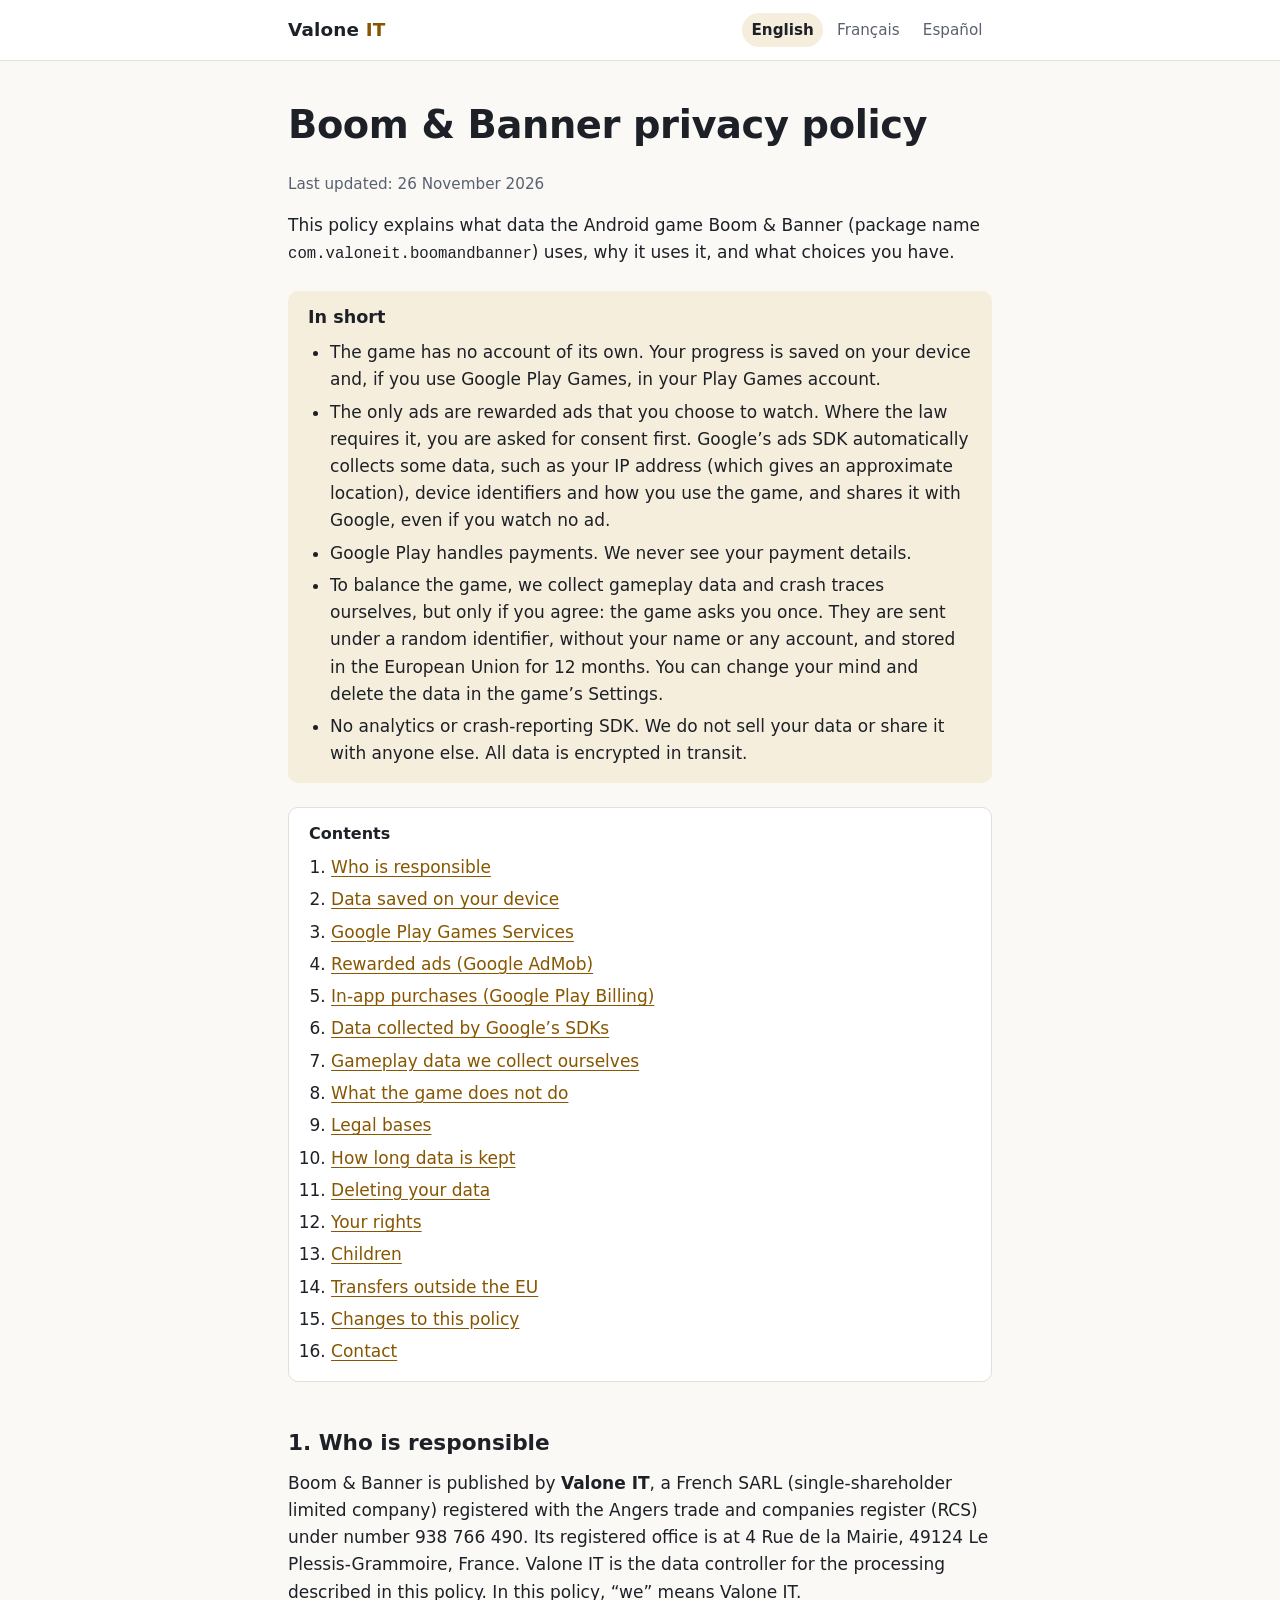
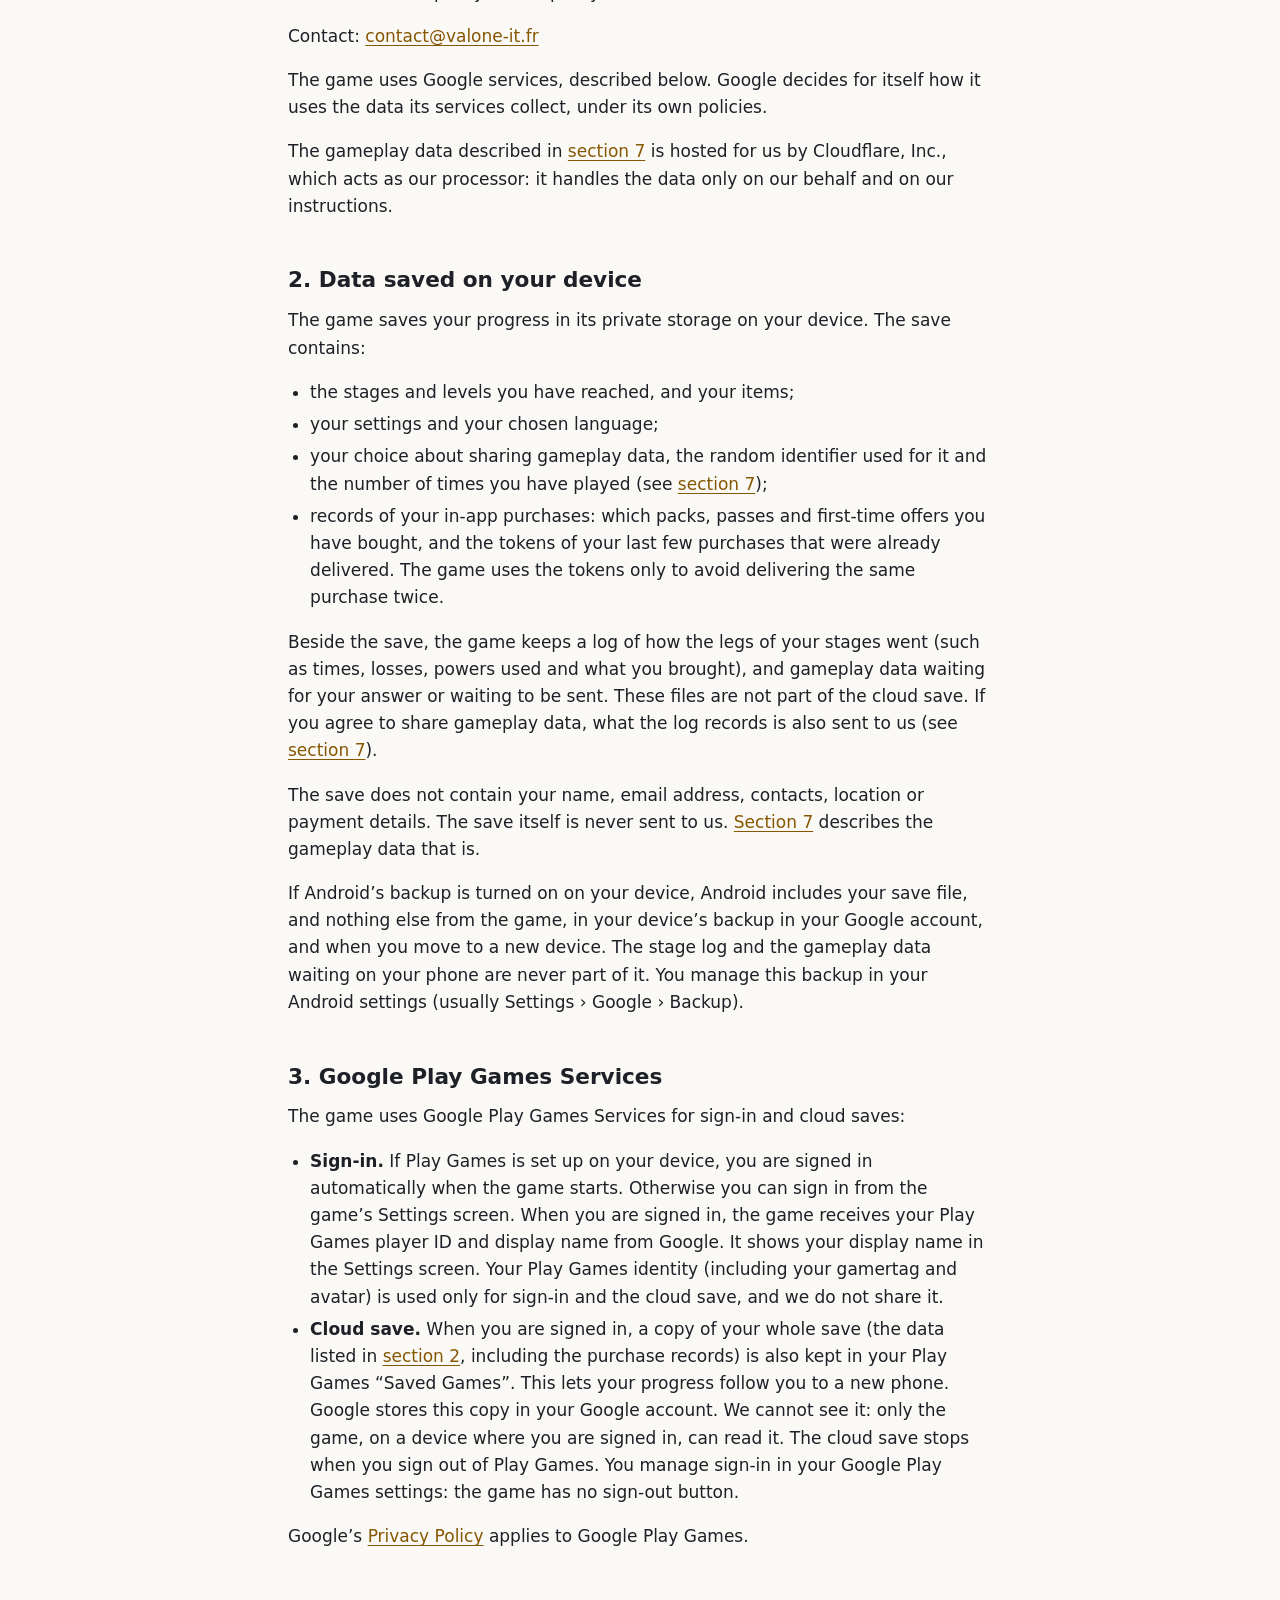
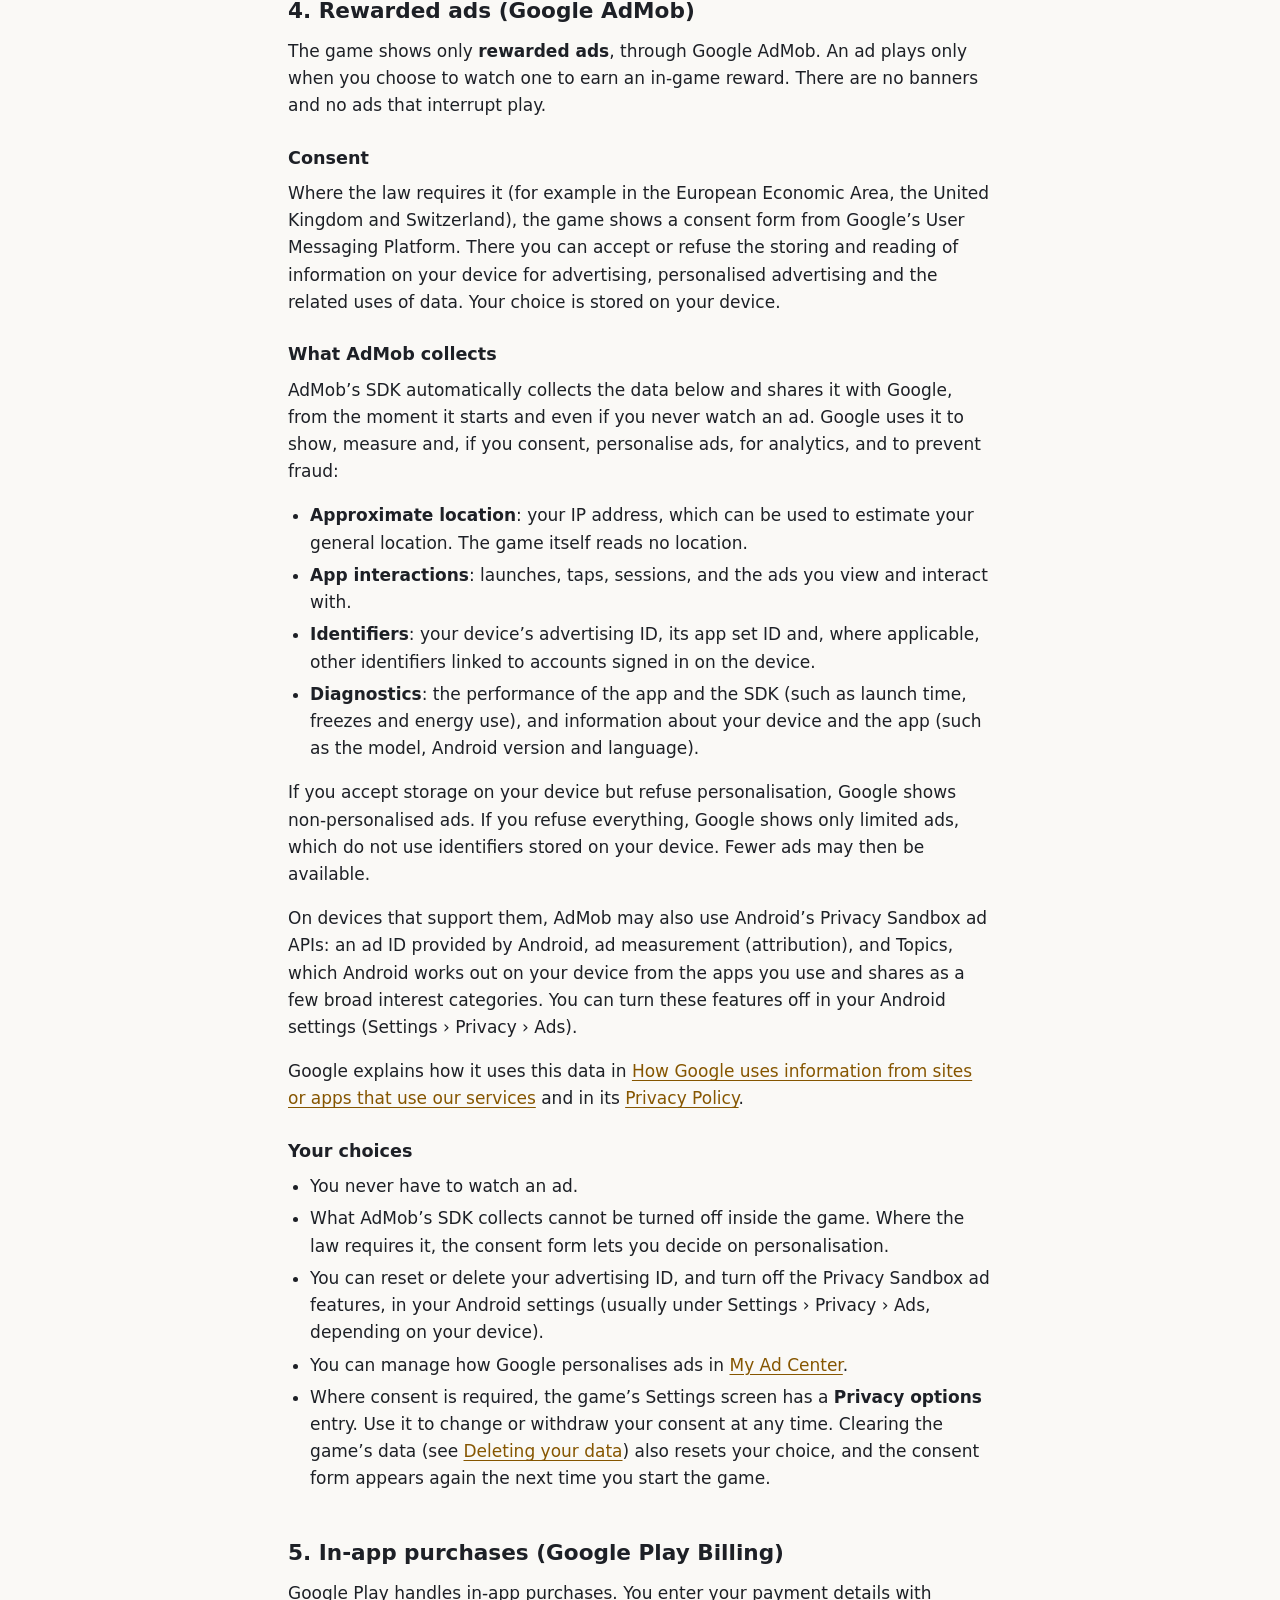
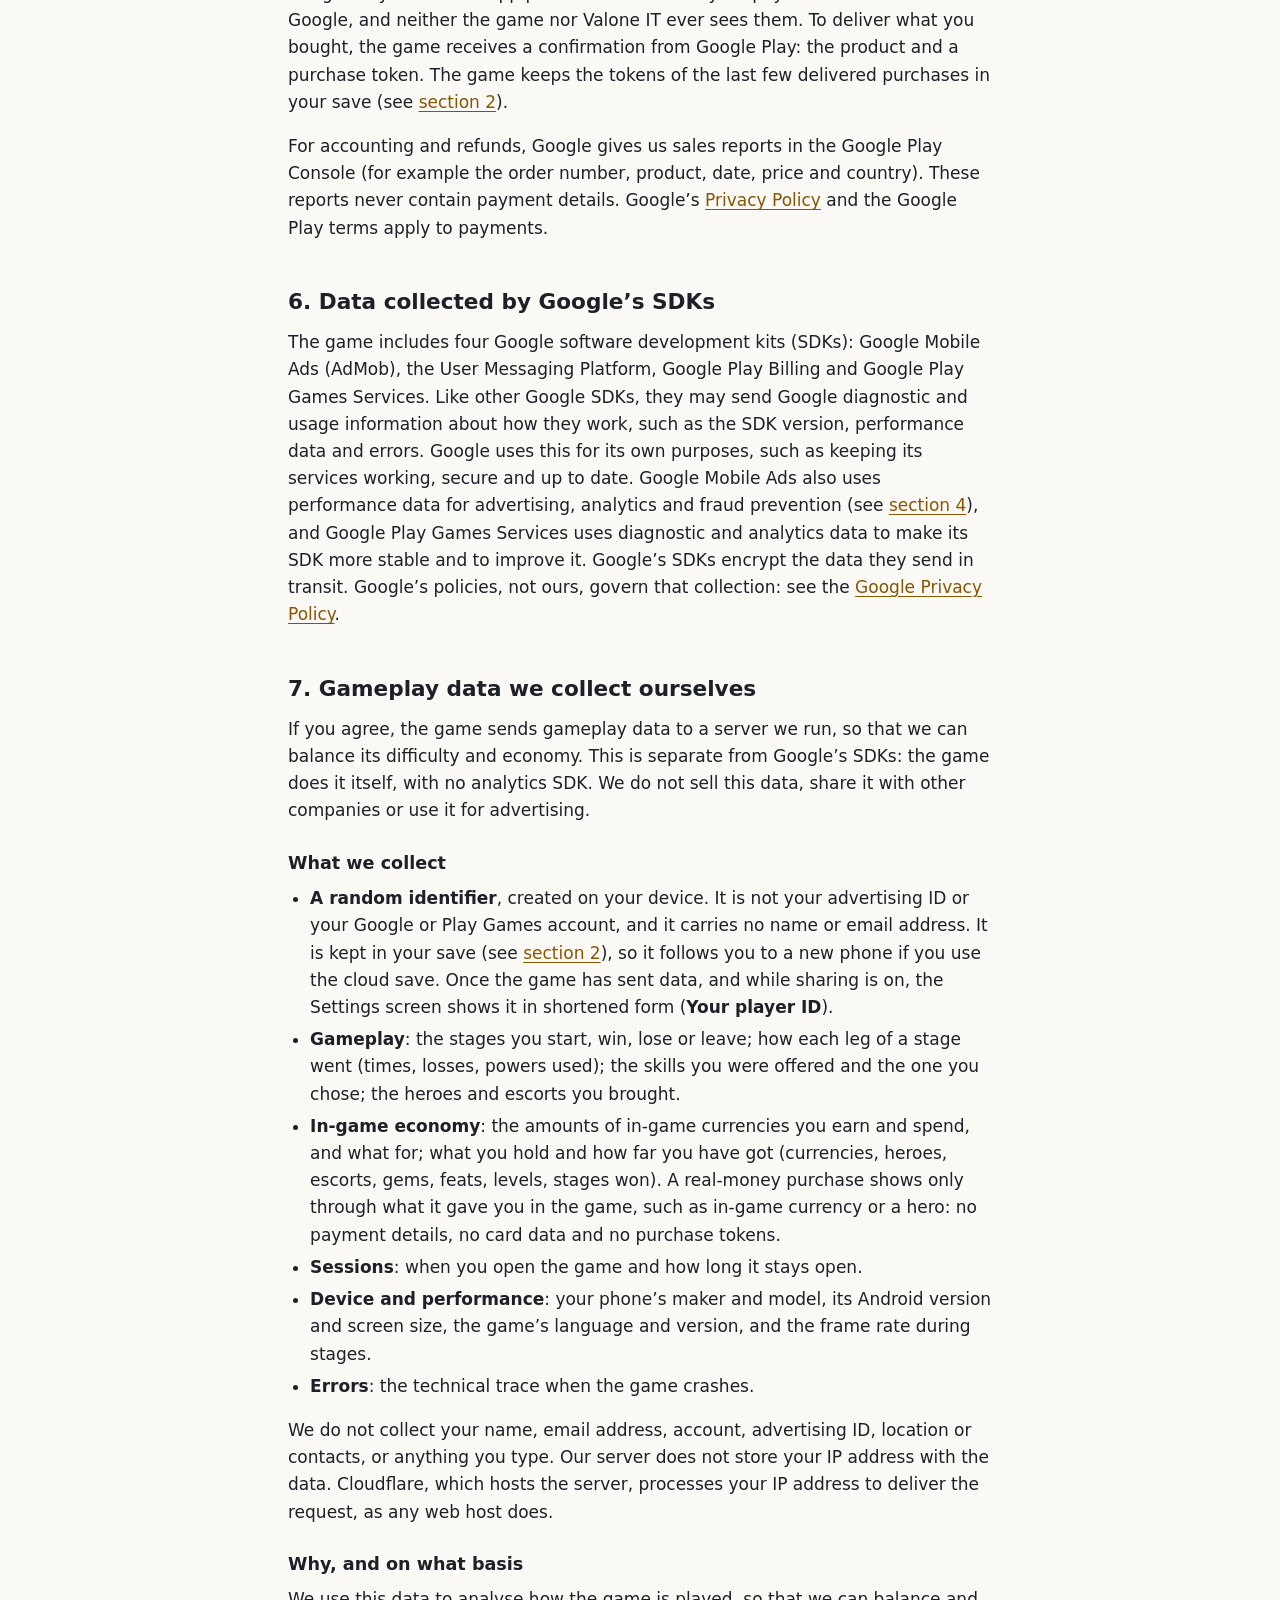
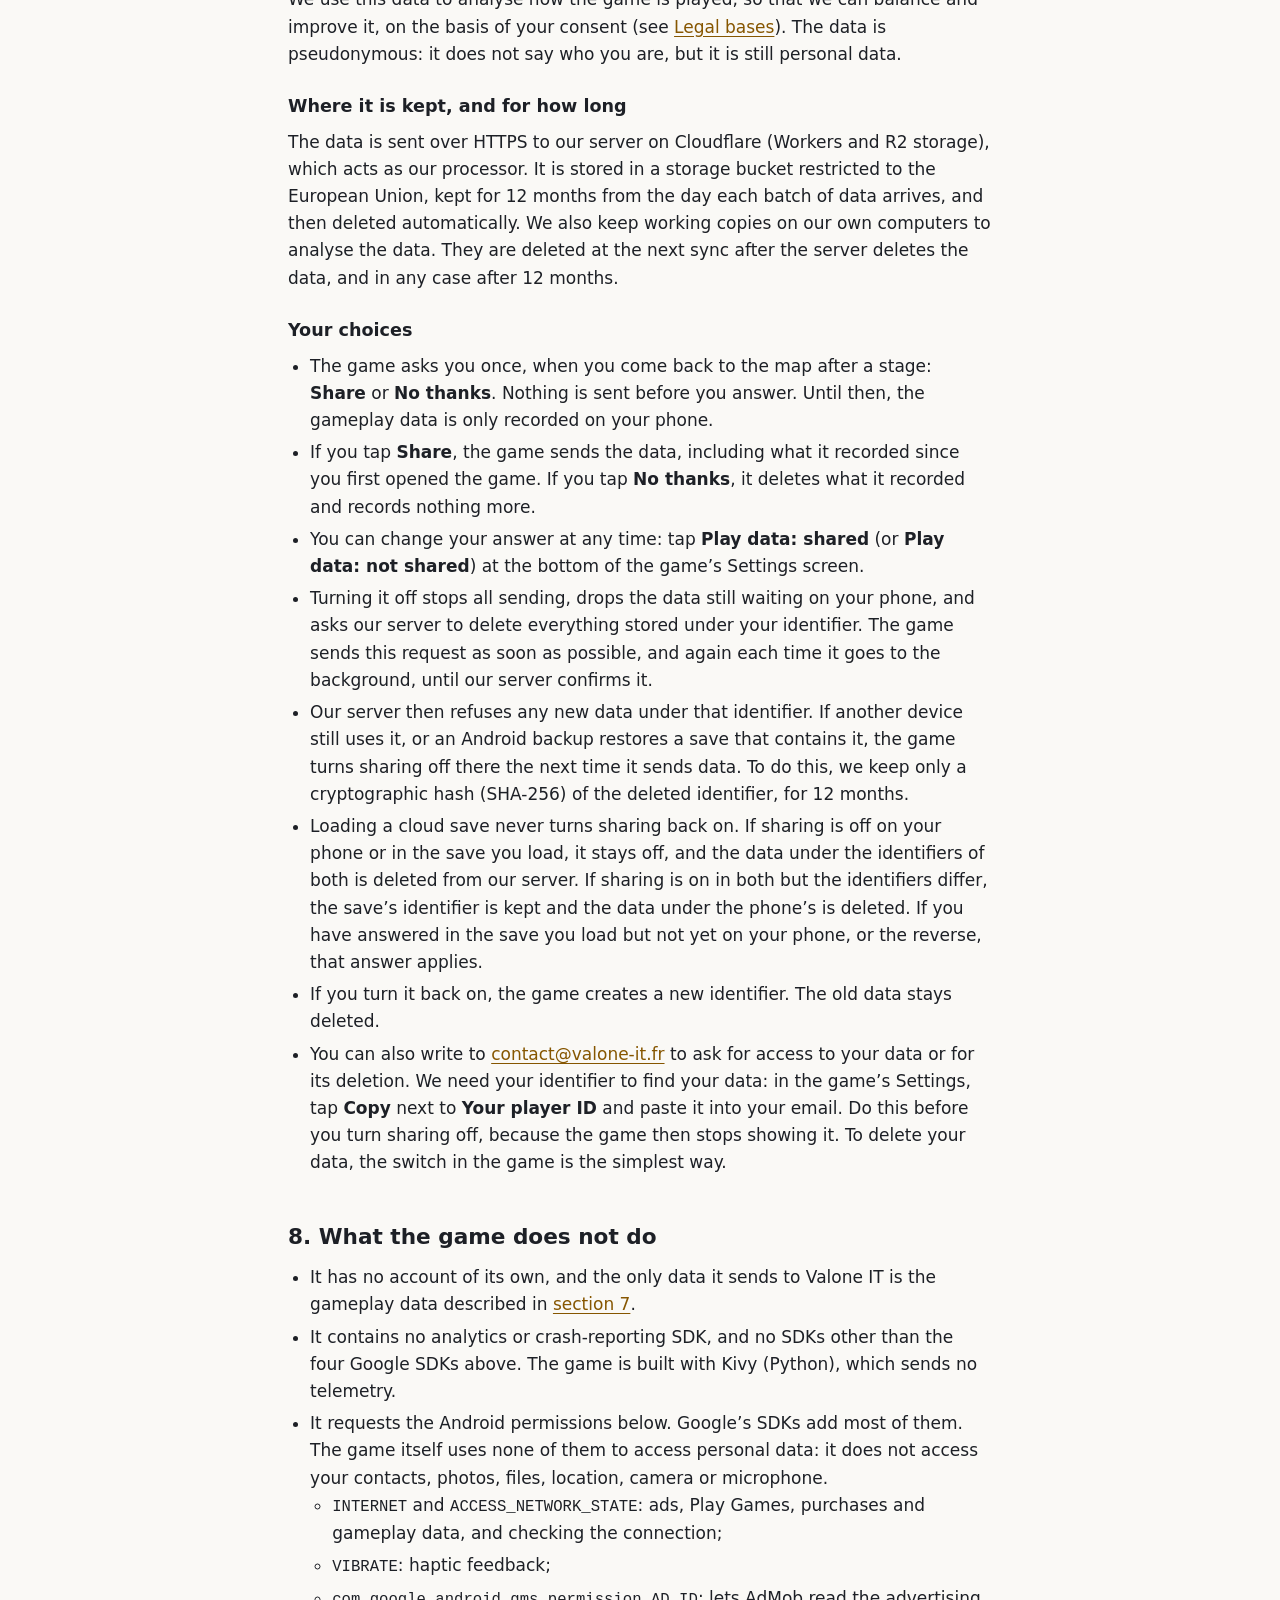
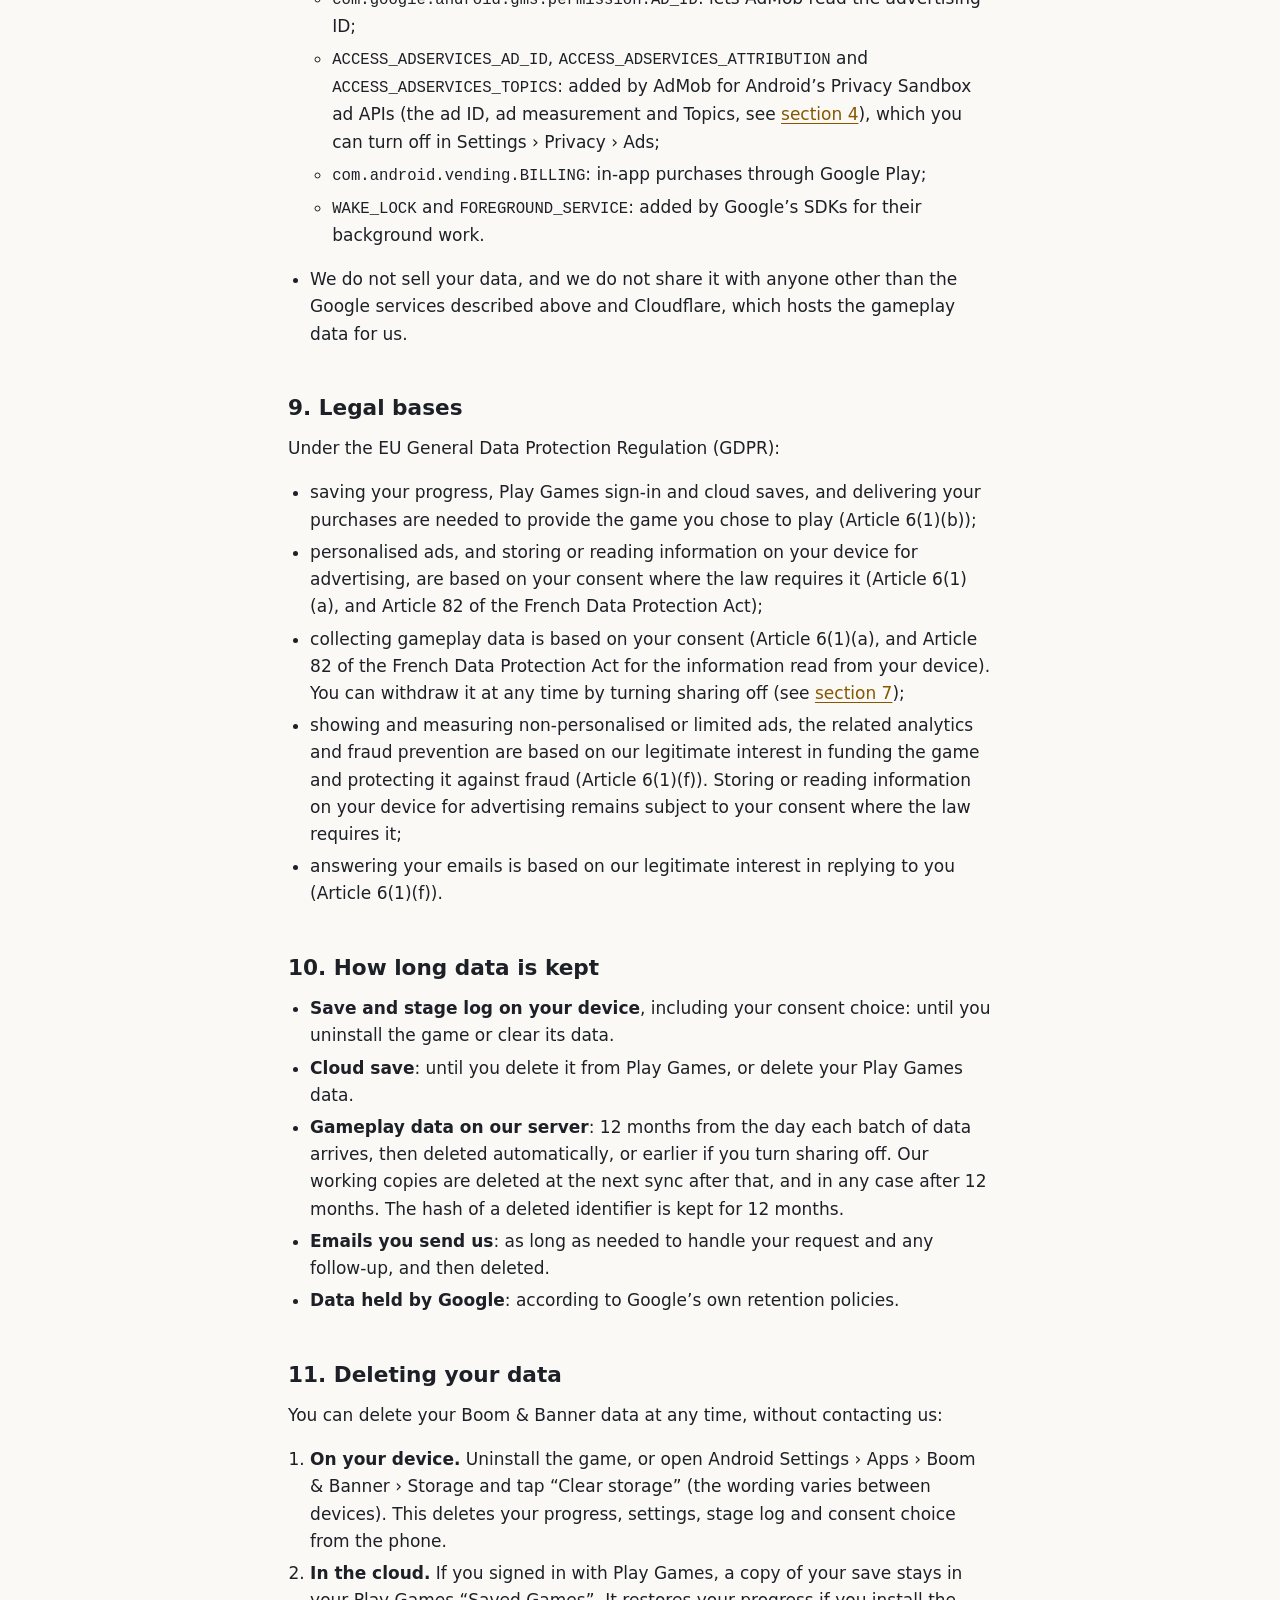
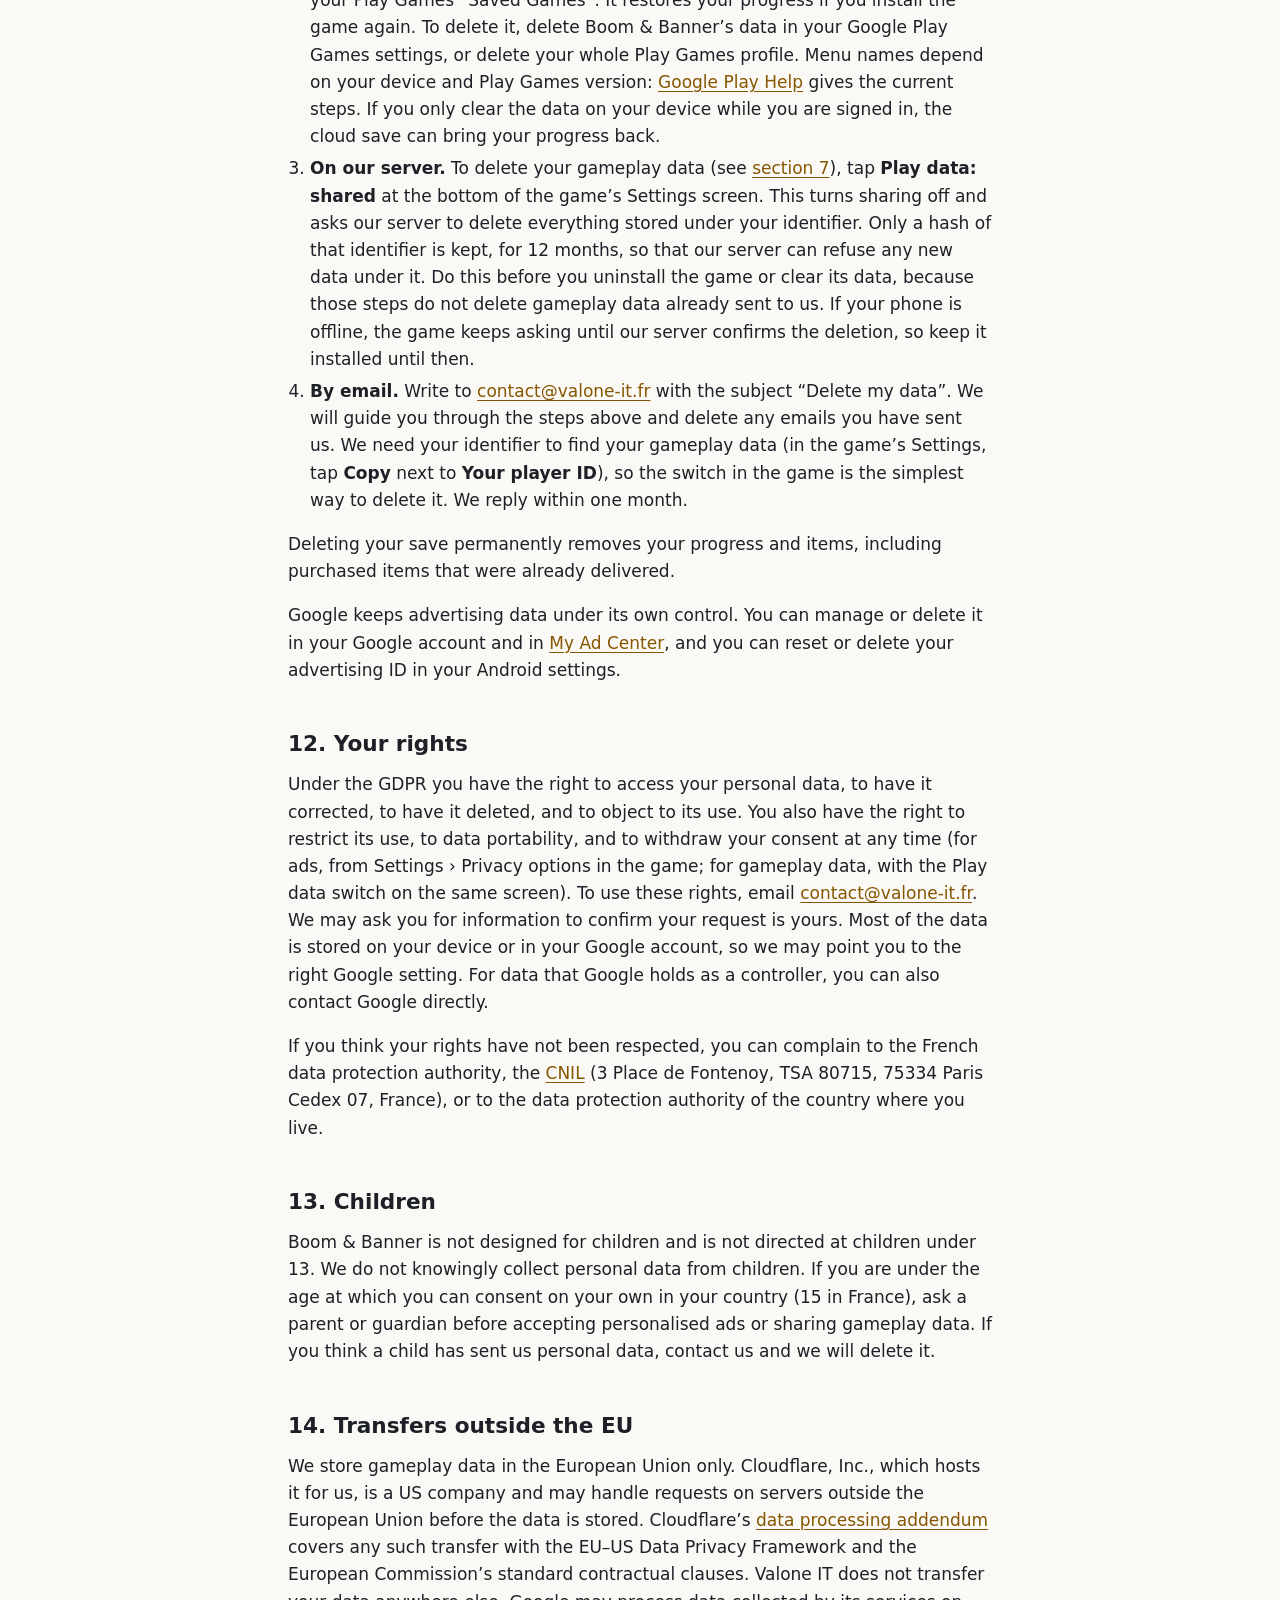
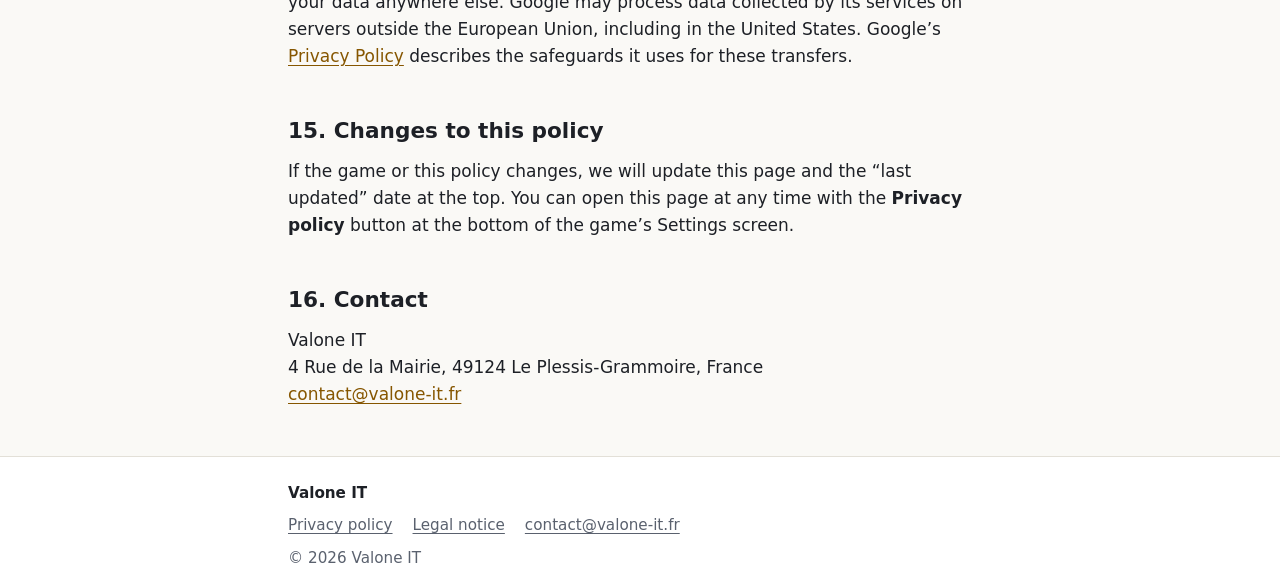
<file: caravan-and-crown/privacy/index.html>
<!doctype html>
<html lang="en">
<head>
<meta charset="utf-8">
<meta name="viewport" content="width=device-width, initial-scale=1">
<title>Moved · Valone IT</title>
<meta name="robots" content="noindex">
<meta http-equiv="refresh" content="0; url=/boom-and-banner/privacy/">
<link rel="canonical" href="https://valone-it.fr/boom-and-banner/privacy/">
<meta name="color-scheme" content="light dark">
<link rel="icon" href="/favicon.svg" type="image/svg+xml">
<link rel="stylesheet" href="/assets/style.css">
</head>
<body>
<main id="main" class="wrap">
  <p>The game is now called Boom &amp; Banner. Its privacy policy has moved to <a href="/boom-and-banner/privacy/">/boom-and-banner/privacy/</a>.</p>
  <p lang="fr"><a href="/fr/boom-and-banner/privacy/">Politique de confidentialité en français</a></p>
</main>
</body>
</html>
</file>
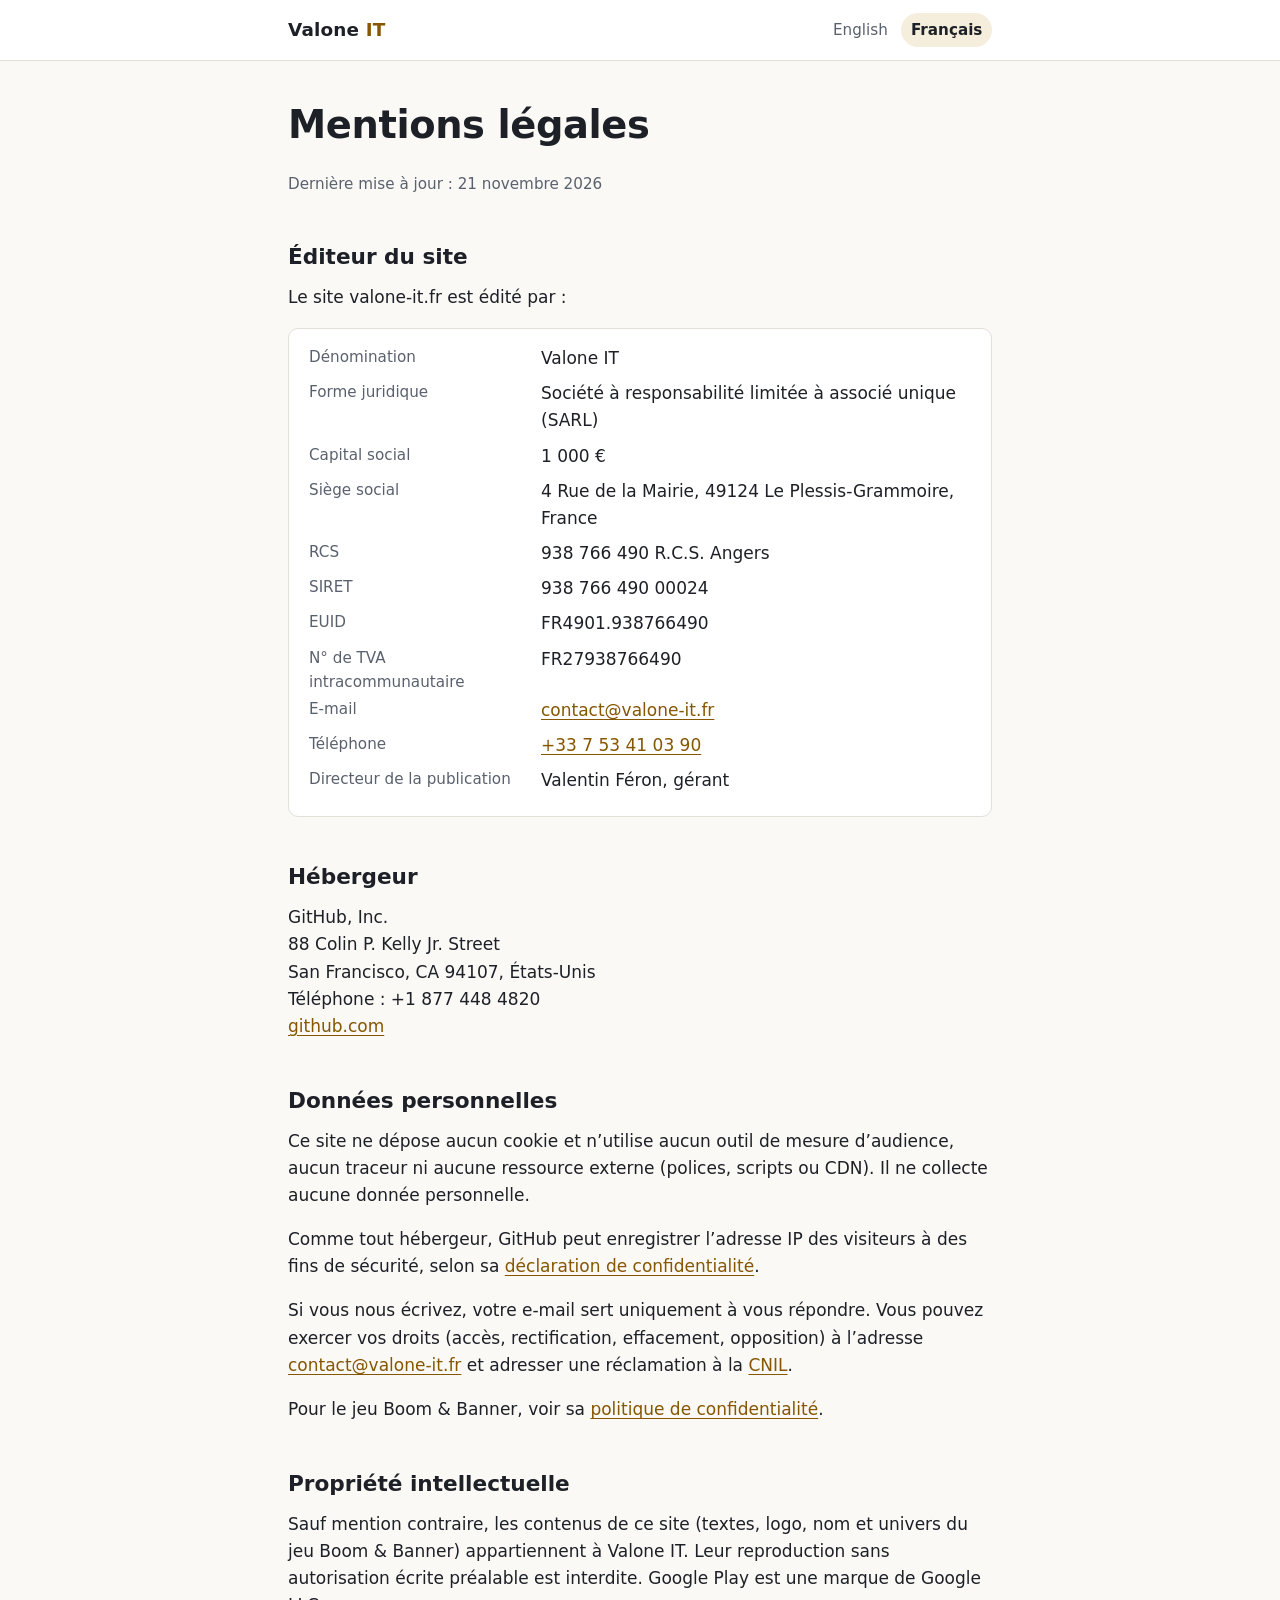
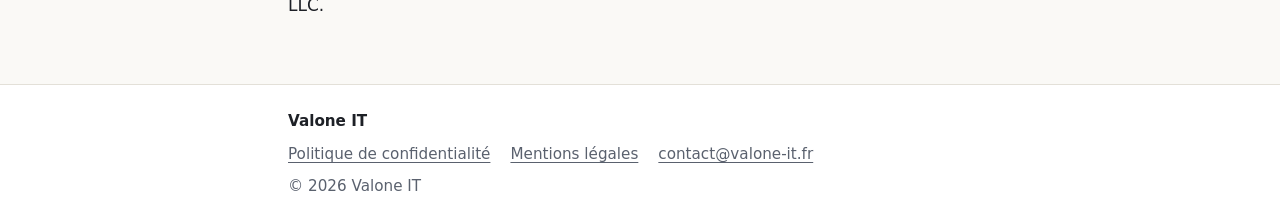
<file: fr/mentions-legales/index.html>
<!doctype html>
<html lang="fr">
<head>
<meta charset="utf-8">
<meta name="viewport" content="width=device-width, initial-scale=1">
<title>Mentions légales · Valone IT</title>
<meta name="description" content="Mentions légales du site valone-it.fr, édité par Valone IT.">
<meta name="color-scheme" content="light dark">
<link rel="canonical" href="https://valone-it.fr/fr/mentions-legales/">
<link rel="alternate" hreflang="en" href="https://valone-it.fr/legal-notice/">
<link rel="alternate" hreflang="fr" href="https://valone-it.fr/fr/mentions-legales/">
<link rel="alternate" hreflang="x-default" href="https://valone-it.fr/fr/mentions-legales/">
<link rel="icon" href="/favicon.svg" type="image/svg+xml">
<link rel="stylesheet" href="/assets/style.css">
</head>
<body>
<a class="skip" href="#main">Aller au contenu</a>
<header class="site-header">
  <div class="wrap">
    <a class="brand" href="/fr/">Valone <span>IT</span></a>
    <nav class="lang" aria-label="Langue">
      <a href="/legal-notice/" hreflang="en" lang="en">English</a>
      <span aria-current="true">Français</span>
    </nav>
  </div>
</header>

<main id="main" class="wrap">
  <h1>Mentions légales</h1>
  <p class="meta">Dernière mise à jour : <time datetime="2026-11-21">21 novembre 2026</time></p>

  <h2 id="editeur">Éditeur du site</h2>
  <p>Le site valone-it.fr est édité par :</p>
  <dl class="facts">
    <dt>Dénomination</dt>
    <dd>Valone IT</dd>
    <dt>Forme juridique</dt>
    <dd>Société à responsabilité limitée à associé unique (SARL)</dd>
    <dt>Capital social</dt>
    <dd>1 000 €</dd>
    <dt>Siège social</dt>
    <dd>4 Rue de la Mairie, 49124 Le Plessis-Grammoire, France</dd>
    <dt>RCS</dt>
    <dd>938 766 490 R.C.S. Angers</dd>
    <dt>SIRET</dt>
    <dd>938 766 490 00024</dd>
    <dt>EUID</dt>
    <dd>FR4901.938766490</dd>
    <dt>N° de TVA intracommunautaire</dt>
    <dd>FR27938766490</dd>
    <dt>E-mail</dt>
    <dd><a href="mailto:contact@valone-it.fr">contact@valone-it.fr</a></dd>
    <dt>Téléphone</dt>
    <dd><a href="tel:+33753410390">+33 7 53 41 03 90</a></dd>
    <dt>Directeur de la publication</dt>
    <dd>Valentin Féron, gérant</dd>
  </dl>

  <h2 id="hebergeur">Hébergeur</h2>
  <address>
    GitHub, Inc.<br>
    88 Colin P. Kelly Jr. Street<br>
    San Francisco, CA 94107, États-Unis<br>
    Téléphone : +1 877 448 4820<br>
    <a href="https://github.com">github.com</a>
  </address>

  <h2 id="donnees">Données personnelles</h2>
  <p>Ce site ne dépose aucun cookie et n’utilise aucun outil de mesure d’audience, aucun traceur ni aucune ressource externe (polices, scripts ou CDN). Il ne collecte aucune donnée personnelle.</p>
  <p>Comme tout hébergeur, GitHub peut enregistrer l’adresse IP des visiteurs à des fins de sécurité, selon sa <a href="https://docs.github.com/fr/site-policy/privacy-policies/github-general-privacy-statement">déclaration de confidentialité</a>.</p>
  <p>Si vous nous écrivez, votre e-mail sert uniquement à vous répondre. Vous pouvez exercer vos droits (accès, rectification, effacement, opposition) à l’adresse <a href="mailto:contact@valone-it.fr">contact@valone-it.fr</a> et adresser une réclamation à la <a href="https://www.cnil.fr/fr/plaintes">CNIL</a>.</p>
  <p>Pour le jeu Boom &amp; Banner, voir sa <a href="/fr/boom-and-banner/privacy/">politique de confidentialité</a>.</p>

  <h2 id="propriete">Propriété intellectuelle</h2>
  <p>Sauf mention contraire, les contenus de ce site (textes, logo, nom et univers du jeu Boom &amp; Banner) appartiennent à Valone IT. Leur reproduction sans autorisation écrite préalable est interdite. Google Play est une marque de Google LLC.</p>
</main>

<footer class="site-footer">
  <div class="wrap">
    <p class="footer-brand">Valone IT</p>
    <ul class="footer-links">
      <li><a href="/fr/boom-and-banner/privacy/">Politique de confidentialité</a></li>
      <li><a href="/fr/mentions-legales/">Mentions légales</a></li>
      <li><a href="mailto:contact@valone-it.fr">contact@valone-it.fr</a></li>
    </ul>
    <p>© 2026 Valone IT</p>
  </div>
</footer>
</body>
</html>
</file>
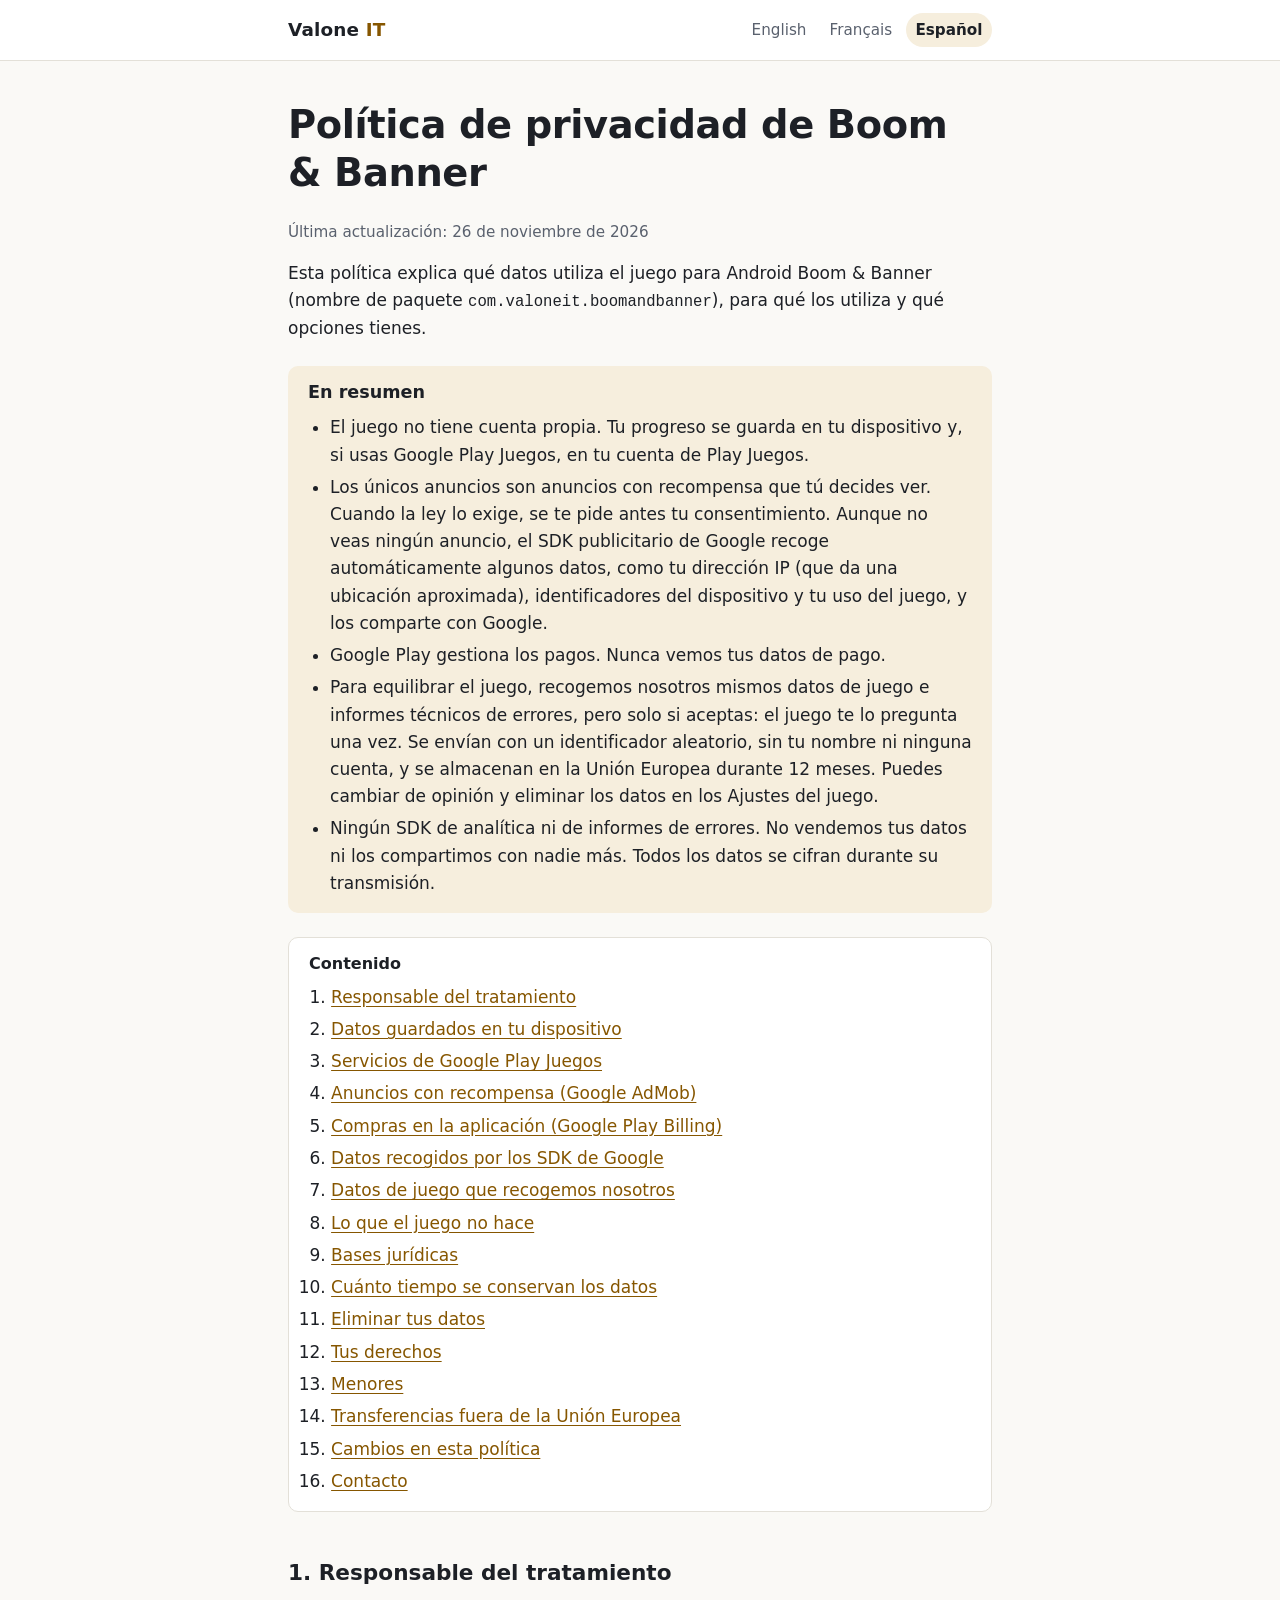
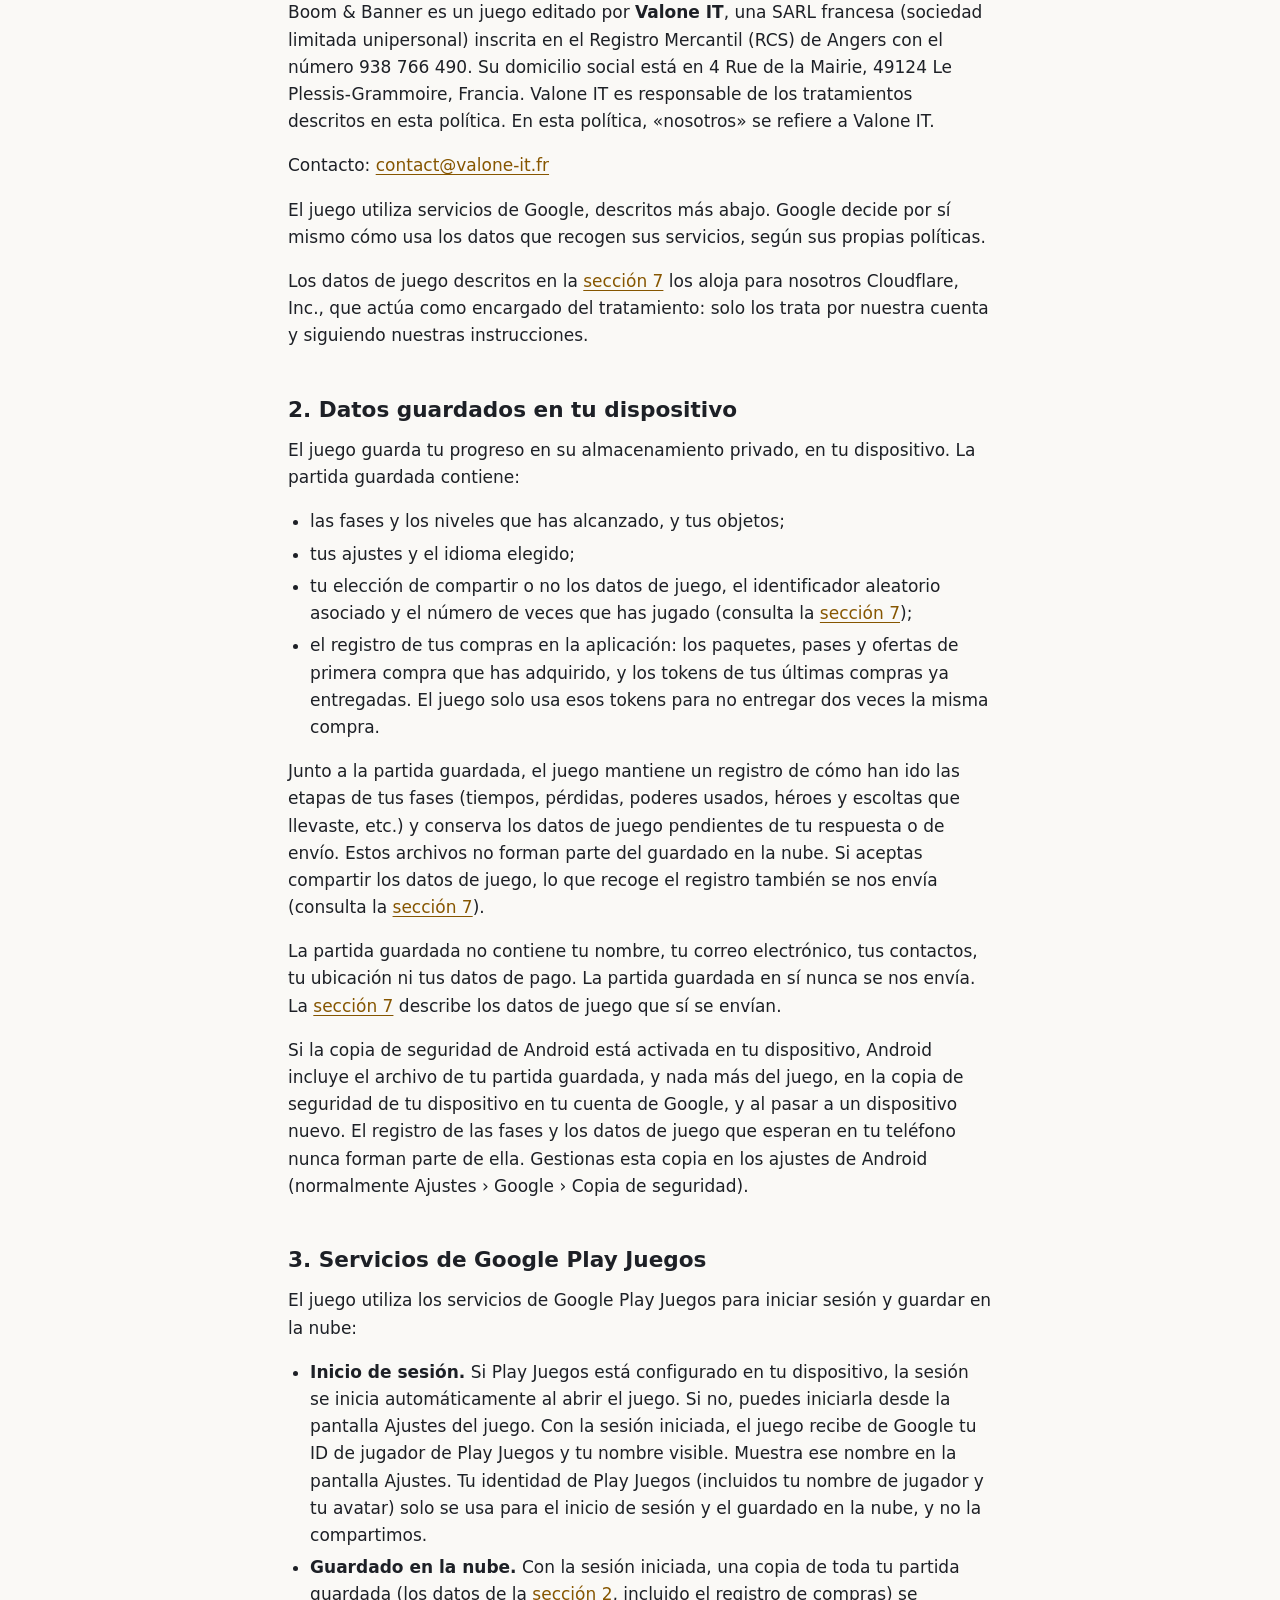
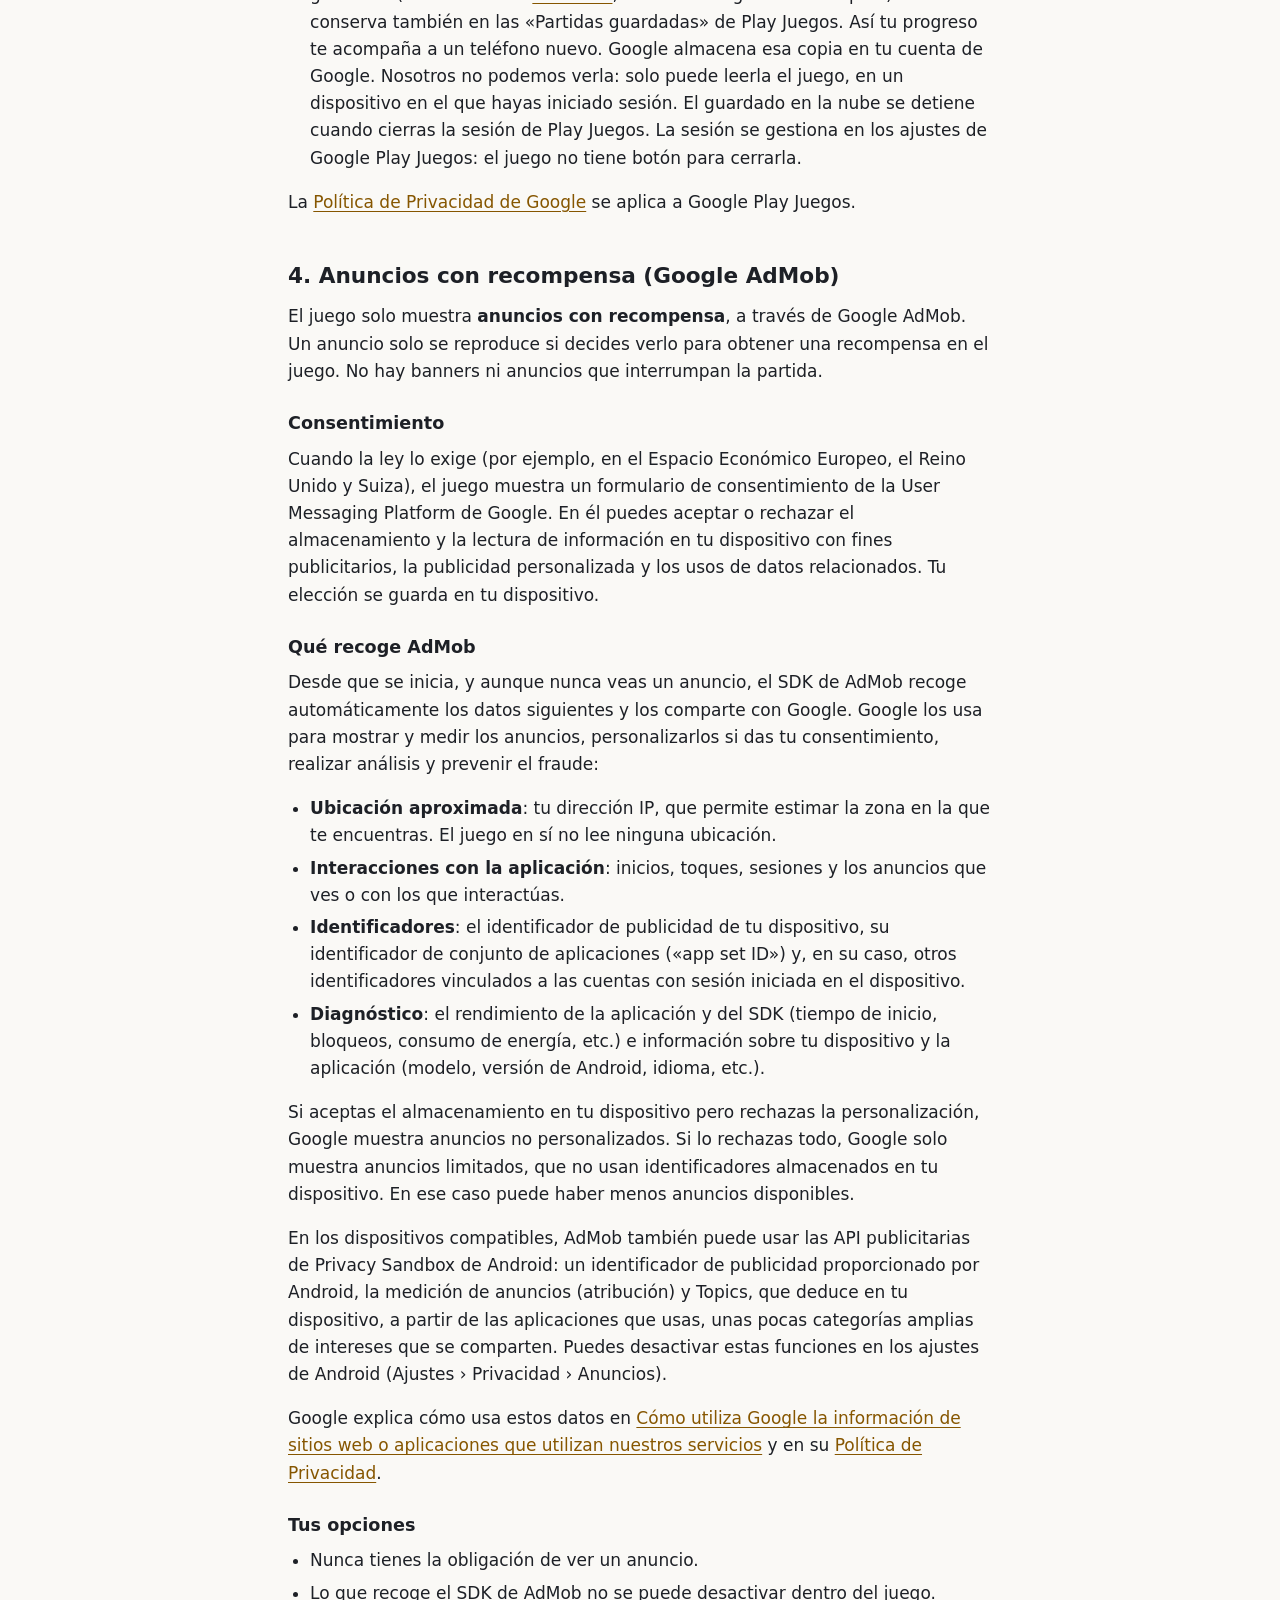
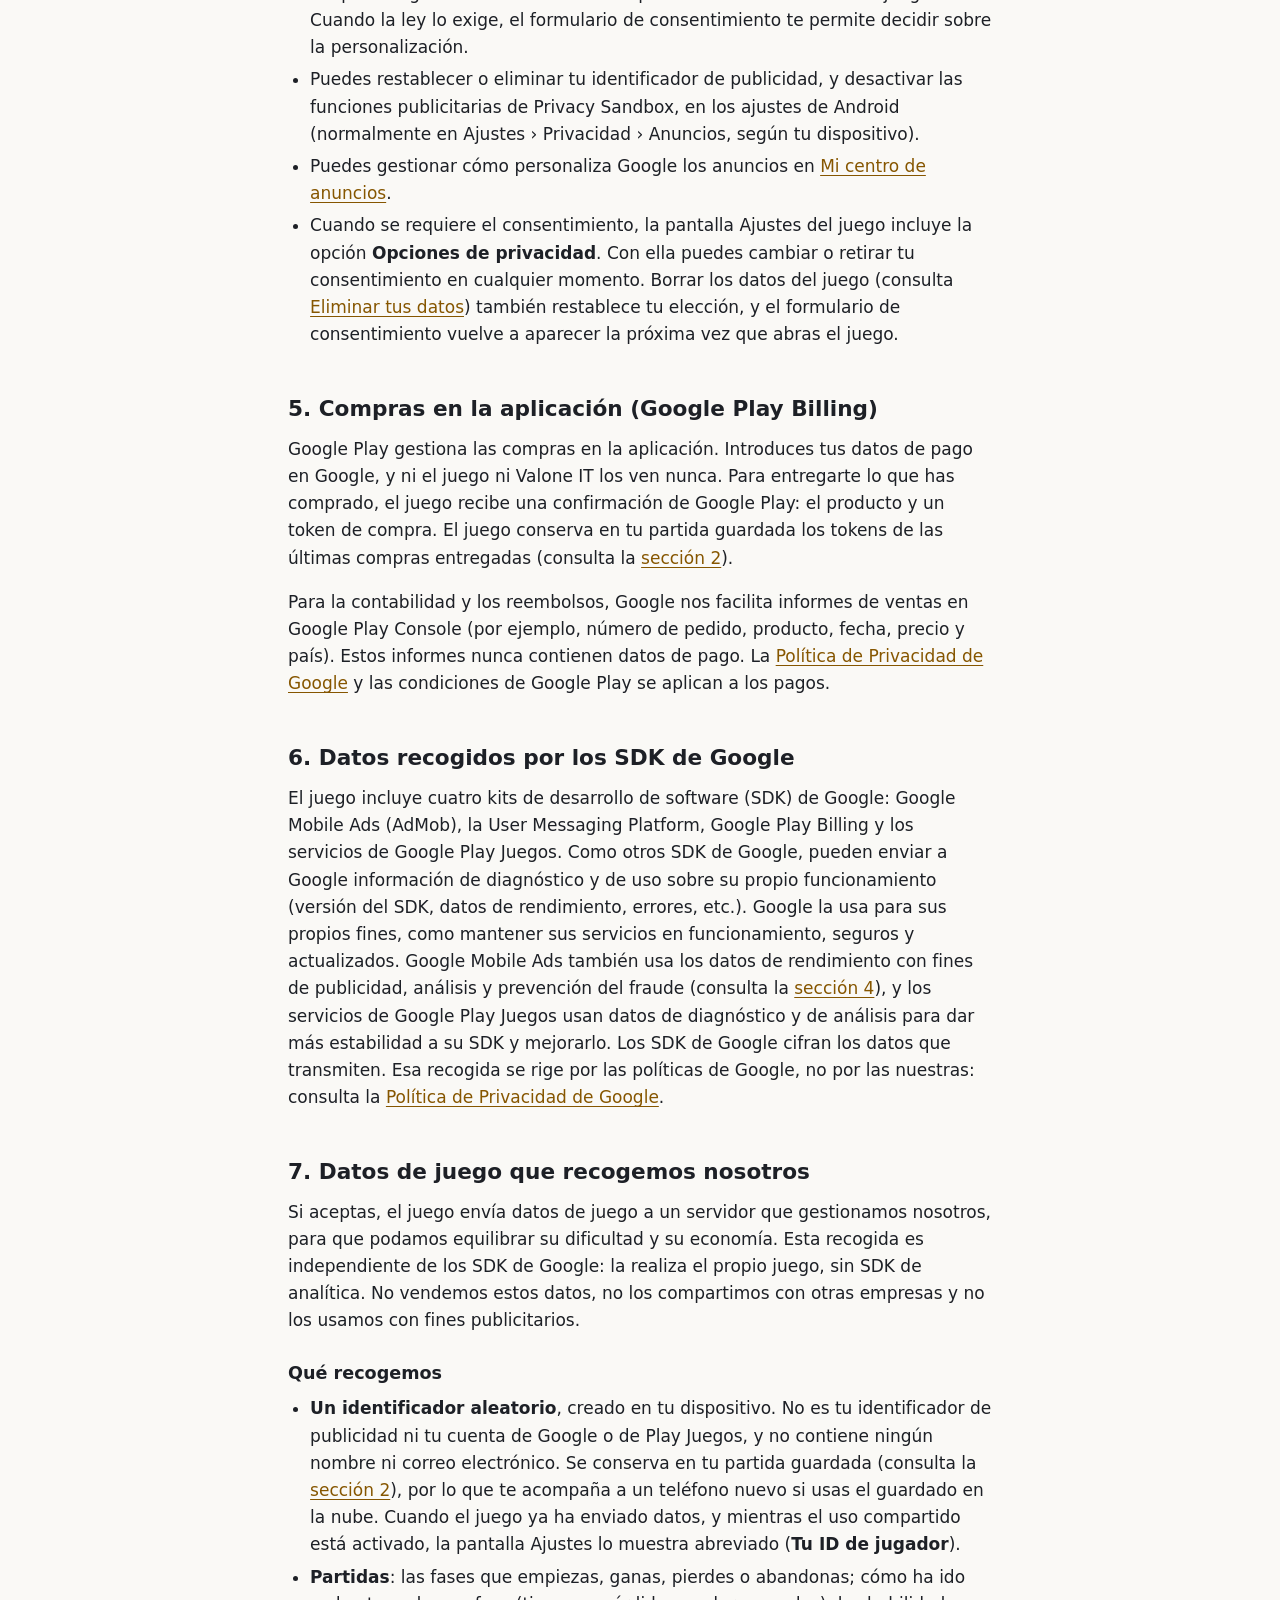
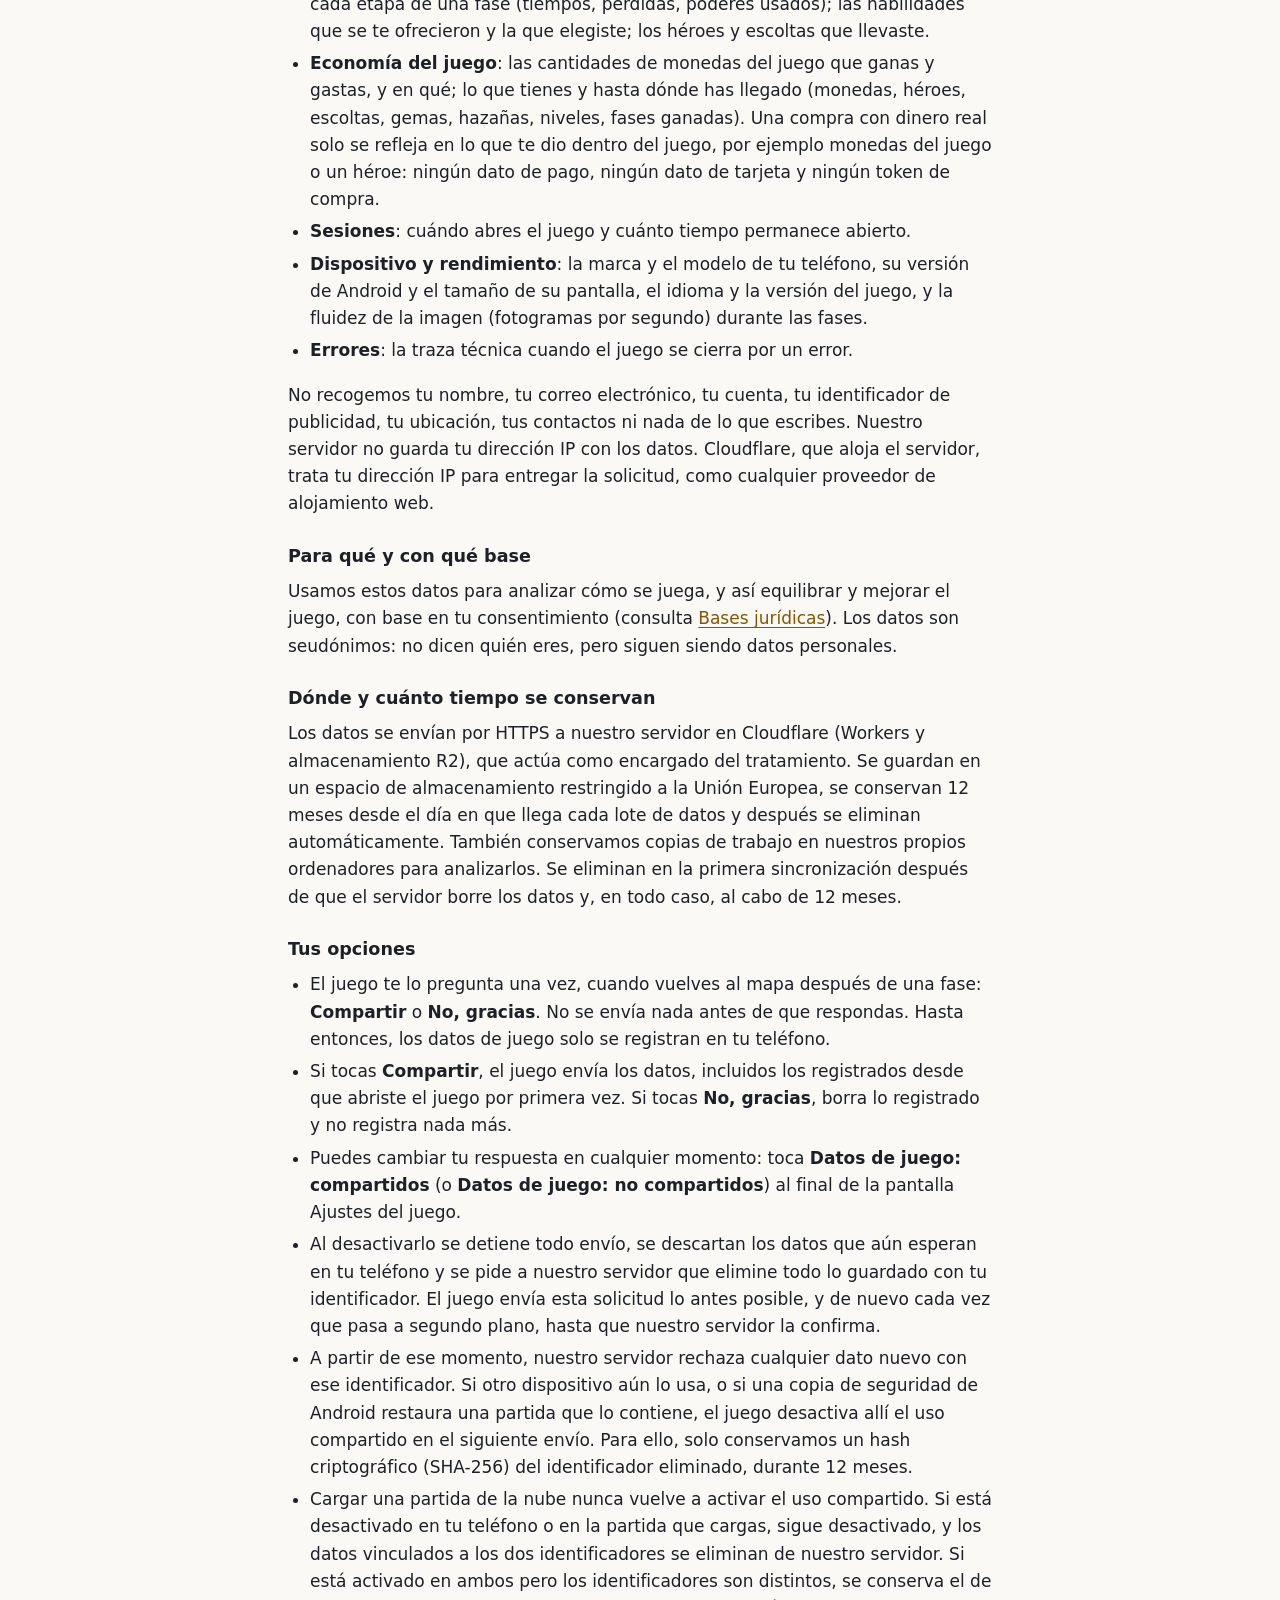
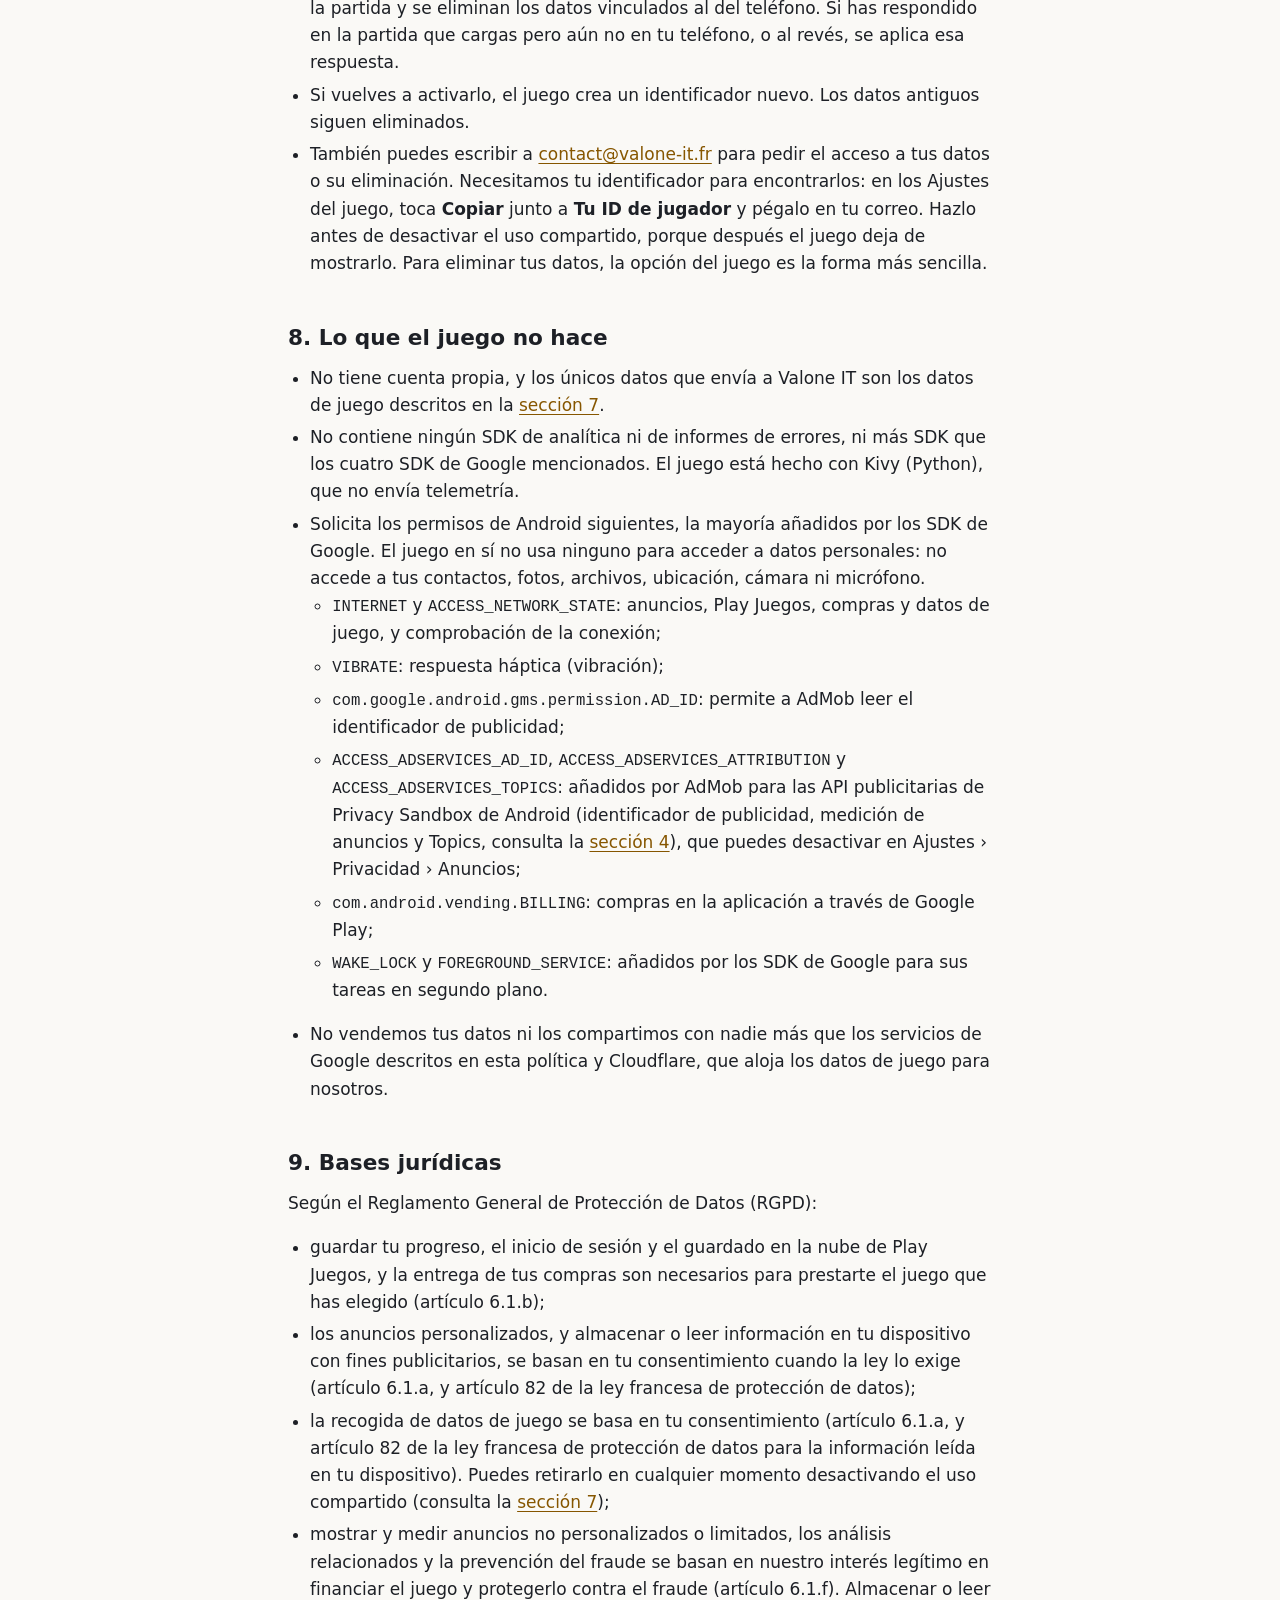
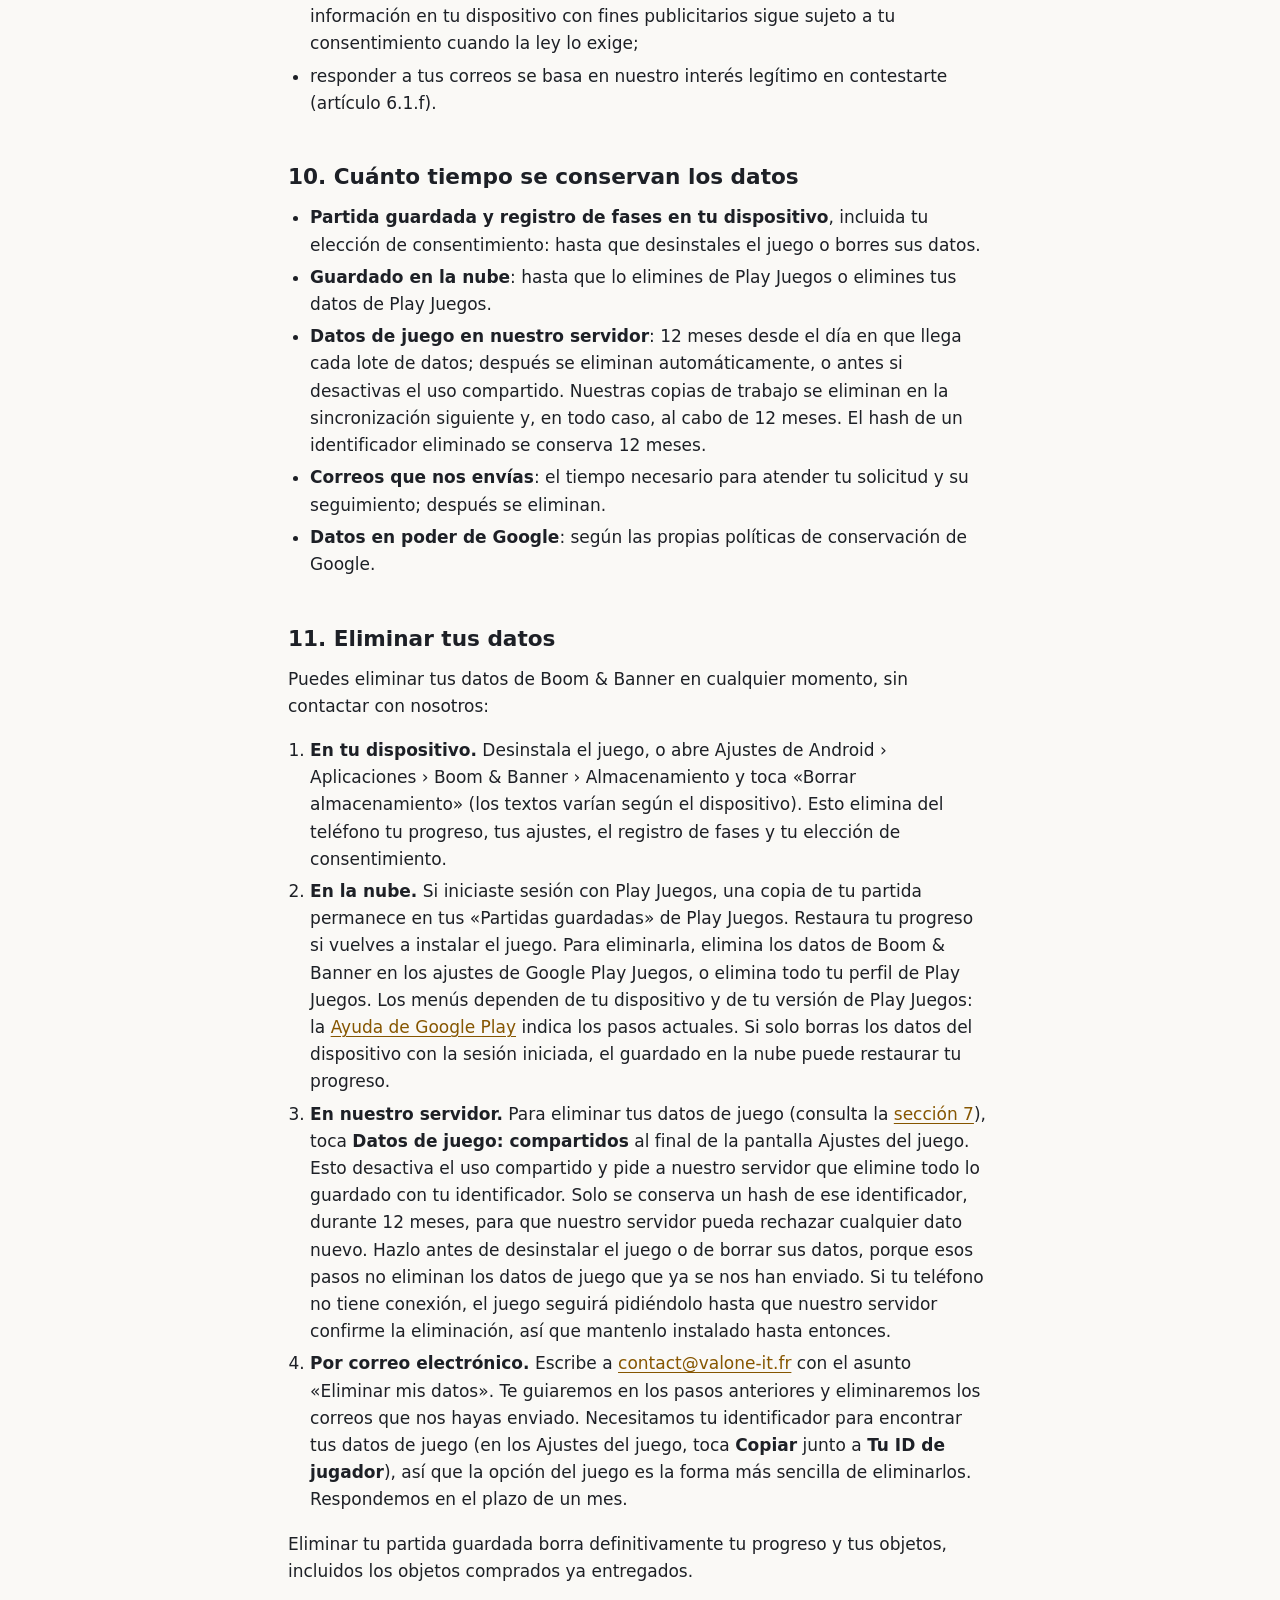
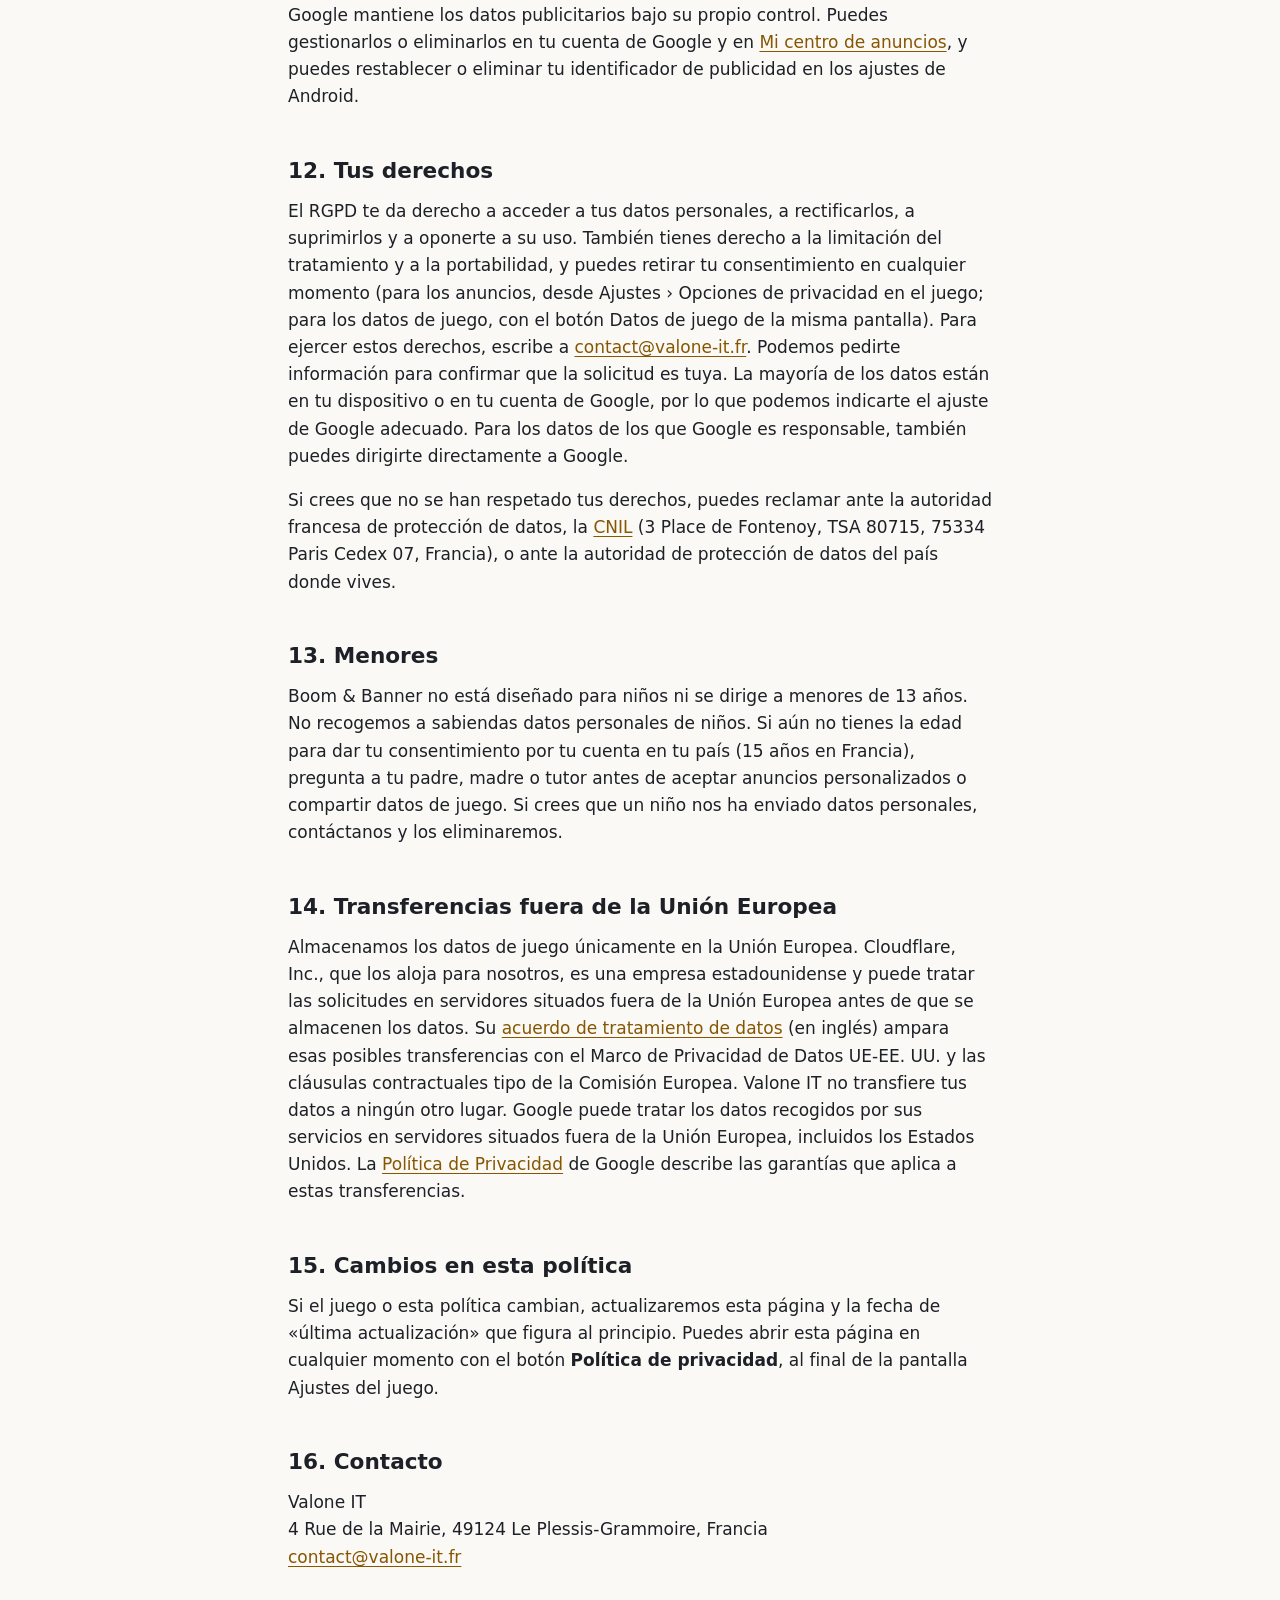
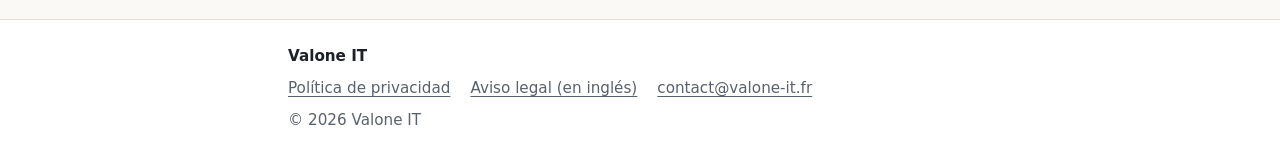
<file: es/boom-and-banner/privacy/index.html>
<!doctype html>
<html lang="es">
<head>
<meta charset="utf-8">
<meta name="viewport" content="width=device-width, initial-scale=1">
<title>Política de privacidad · Boom &amp; Banner · Valone IT</title>
<meta name="description" content="Política de privacidad del juego para Android Boom &amp; Banner, editado por Valone IT.">
<meta name="color-scheme" content="light dark">
<link rel="canonical" href="https://valone-it.fr/es/boom-and-banner/privacy/">
<link rel="alternate" hreflang="en" href="https://valone-it.fr/boom-and-banner/privacy/">
<link rel="alternate" hreflang="fr" href="https://valone-it.fr/fr/boom-and-banner/privacy/">
<link rel="alternate" hreflang="es" href="https://valone-it.fr/es/boom-and-banner/privacy/">
<link rel="alternate" hreflang="x-default" href="https://valone-it.fr/boom-and-banner/privacy/">
<link rel="icon" href="/favicon.svg" type="image/svg+xml">
<link rel="stylesheet" href="/assets/style.css">
</head>
<body>
<a class="skip" href="#main">Ir al contenido</a>
<header class="site-header">
  <div class="wrap">
    <a class="brand" href="/">Valone <span>IT</span></a>
    <nav class="lang" aria-label="Idioma">
      <a href="/boom-and-banner/privacy/" hreflang="en" lang="en">English</a>
      <a href="/fr/boom-and-banner/privacy/" hreflang="fr" lang="fr">Français</a>
      <span aria-current="true">Español</span>
    </nav>
  </div>
</header>

<main id="main" class="wrap">
  <h1>Política de privacidad de Boom &amp; Banner</h1>
  <p class="meta">Última actualización: <time datetime="2026-11-26">26 de noviembre de 2026</time></p>

  <p>Esta política explica qué datos utiliza el juego para Android Boom &amp; Banner (nombre de paquete <code>com.valoneit.boomandbanner</code>), para qué los utiliza y qué opciones tienes.</p>

  <div class="summary">
    <h2>En resumen</h2>
    <ul>
      <li>El juego no tiene cuenta propia. Tu progreso se guarda en tu dispositivo y, si usas Google Play Juegos, en tu cuenta de Play Juegos.</li>
      <li>Los únicos anuncios son anuncios con recompensa que tú decides ver. Cuando la ley lo exige, se te pide antes tu consentimiento. Aunque no veas ningún anuncio, el SDK publicitario de Google recoge automáticamente algunos datos, como tu dirección IP (que da una ubicación aproximada), identificadores del dispositivo y tu uso del juego, y los comparte con Google.</li>
      <li>Google Play gestiona los pagos. Nunca vemos tus datos de pago.</li>
      <li>Para equilibrar el juego, recogemos nosotros mismos datos de juego e informes técnicos de errores, pero solo si aceptas: el juego te lo pregunta una vez. Se envían con un identificador aleatorio, sin tu nombre ni ninguna cuenta, y se almacenan en la Unión Europea durante 12 meses. Puedes cambiar de opinión y eliminar los datos en los Ajustes del juego.</li>
      <li>Ningún SDK de analítica ni de informes de errores. No vendemos tus datos ni los compartimos con nadie más. Todos los datos se cifran durante su transmisión.</li>
    </ul>
  </div>

  <nav class="toc" aria-labelledby="toc-title">
    <h2 id="toc-title">Contenido</h2>
    <ol>
      <li><a href="#controller">Responsable del tratamiento</a></li>
      <li><a href="#device">Datos guardados en tu dispositivo</a></li>
      <li><a href="#play-games">Servicios de Google Play Juegos</a></li>
      <li><a href="#ads">Anuncios con recompensa (Google AdMob)</a></li>
      <li><a href="#purchases">Compras en la aplicación (Google Play Billing)</a></li>
      <li><a href="#google-sdks">Datos recogidos por los SDK de Google</a></li>
      <li><a href="#gameplay-data">Datos de juego que recogemos nosotros</a></li>
      <li><a href="#not-collected">Lo que el juego no hace</a></li>
      <li><a href="#legal-bases">Bases jurídicas</a></li>
      <li><a href="#retention">Cuánto tiempo se conservan los datos</a></li>
      <li><a href="#delete-data">Eliminar tus datos</a></li>
      <li><a href="#rights">Tus derechos</a></li>
      <li><a href="#children">Menores</a></li>
      <li><a href="#transfers">Transferencias fuera de la Unión Europea</a></li>
      <li><a href="#changes">Cambios en esta política</a></li>
      <li><a href="#contact">Contacto</a></li>
    </ol>
  </nav>

  <section id="controller">
    <h2>1. Responsable del tratamiento</h2>
    <p>Boom &amp; Banner es un juego editado por <strong>Valone IT</strong>, una SARL francesa (sociedad limitada unipersonal) inscrita en el Registro Mercantil (RCS) de Angers con el número 938 766 490. Su domicilio social está en 4 Rue de la Mairie, 49124 Le Plessis-Grammoire, Francia. Valone IT es responsable de los tratamientos descritos en esta política. En esta política, «nosotros» se refiere a Valone IT.</p>
    <p>Contacto: <a href="mailto:contact@valone-it.fr">contact@valone-it.fr</a></p>
    <p>El juego utiliza servicios de Google, descritos más abajo. Google decide por sí mismo cómo usa los datos que recogen sus servicios, según sus propias políticas.</p>
    <p>Los datos de juego descritos en la <a href="#gameplay-data">sección 7</a> los aloja para nosotros Cloudflare, Inc., que actúa como encargado del tratamiento: solo los trata por nuestra cuenta y siguiendo nuestras instrucciones.</p>
  </section>

  <section id="device">
    <h2>2. Datos guardados en tu dispositivo</h2>
    <p>El juego guarda tu progreso en su almacenamiento privado, en tu dispositivo. La partida guardada contiene:</p>
    <ul>
      <li>las fases y los niveles que has alcanzado, y tus objetos;</li>
      <li>tus ajustes y el idioma elegido;</li>
      <li>tu elección de compartir o no los datos de juego, el identificador aleatorio asociado y el número de veces que has jugado (consulta la <a href="#gameplay-data">sección 7</a>);</li>
      <li>el registro de tus compras en la aplicación: los paquetes, pases y ofertas de primera compra que has adquirido, y los tokens de tus últimas compras ya entregadas. El juego solo usa esos tokens para no entregar dos veces la misma compra.</li>
    </ul>
    <p>Junto a la partida guardada, el juego mantiene un registro de cómo han ido las etapas de tus fases (tiempos, pérdidas, poderes usados, héroes y escoltas que llevaste, etc.) y conserva los datos de juego pendientes de tu respuesta o de envío. Estos archivos no forman parte del guardado en la nube. Si aceptas compartir los datos de juego, lo que recoge el registro también se nos envía (consulta la <a href="#gameplay-data">sección 7</a>).</p>
    <p>La partida guardada no contiene tu nombre, tu correo electrónico, tus contactos, tu ubicación ni tus datos de pago. La partida guardada en sí nunca se nos envía. La <a href="#gameplay-data">sección 7</a> describe los datos de juego que sí se envían.</p>
    <p>Si la copia de seguridad de Android está activada en tu dispositivo, Android incluye el archivo de tu partida guardada, y nada más del juego, en la copia de seguridad de tu dispositivo en tu cuenta de Google, y al pasar a un dispositivo nuevo. El registro de las fases y los datos de juego que esperan en tu teléfono nunca forman parte de ella. Gestionas esta copia en los ajustes de Android (normalmente Ajustes › Google › Copia de seguridad).</p>
  </section>

  <section id="play-games">
    <h2>3. Servicios de Google Play Juegos</h2>
    <p>El juego utiliza los servicios de Google Play Juegos para iniciar sesión y guardar en la nube:</p>
    <ul>
      <li><strong>Inicio de sesión.</strong> Si Play Juegos está configurado en tu dispositivo, la sesión se inicia automáticamente al abrir el juego. Si no, puedes iniciarla desde la pantalla Ajustes del juego. Con la sesión iniciada, el juego recibe de Google tu ID de jugador de Play Juegos y tu nombre visible. Muestra ese nombre en la pantalla Ajustes. Tu identidad de Play Juegos (incluidos tu nombre de jugador y tu avatar) solo se usa para el inicio de sesión y el guardado en la nube, y no la compartimos.</li>
      <li><strong>Guardado en la nube.</strong> Con la sesión iniciada, una copia de toda tu partida guardada (los datos de la <a href="#device">sección 2</a>, incluido el registro de compras) se conserva también en las «Partidas guardadas» de Play Juegos. Así tu progreso te acompaña a un teléfono nuevo. Google almacena esa copia en tu cuenta de Google. Nosotros no podemos verla: solo puede leerla el juego, en un dispositivo en el que hayas iniciado sesión. El guardado en la nube se detiene cuando cierras la sesión de Play Juegos. La sesión se gestiona en los ajustes de Google Play Juegos: el juego no tiene botón para cerrarla.</li>
    </ul>
    <p>La <a href="https://policies.google.com/privacy?hl=es">Política de Privacidad de Google</a> se aplica a Google Play Juegos.</p>
  </section>

  <section id="ads">
    <h2>4. Anuncios con recompensa (Google AdMob)</h2>
    <p>El juego solo muestra <strong>anuncios con recompensa</strong>, a través de Google AdMob. Un anuncio solo se reproduce si decides verlo para obtener una recompensa en el juego. No hay banners ni anuncios que interrumpan la partida.</p>
    <h3>Consentimiento</h3>
    <p>Cuando la ley lo exige (por ejemplo, en el Espacio Económico Europeo, el Reino Unido y Suiza), el juego muestra un formulario de consentimiento de la User Messaging Platform de Google. En él puedes aceptar o rechazar el almacenamiento y la lectura de información en tu dispositivo con fines publicitarios, la publicidad personalizada y los usos de datos relacionados. Tu elección se guarda en tu dispositivo.</p>
    <h3>Qué recoge AdMob</h3>
    <p>Desde que se inicia, y aunque nunca veas un anuncio, el SDK de AdMob recoge automáticamente los datos siguientes y los comparte con Google. Google los usa para mostrar y medir los anuncios, personalizarlos si das tu consentimiento, realizar análisis y prevenir el fraude:</p>
    <ul>
      <li><strong>Ubicación aproximada</strong>: tu dirección IP, que permite estimar la zona en la que te encuentras. El juego en sí no lee ninguna ubicación.</li>
      <li><strong>Interacciones con la aplicación</strong>: inicios, toques, sesiones y los anuncios que ves o con los que interactúas.</li>
      <li><strong>Identificadores</strong>: el identificador de publicidad de tu dispositivo, su identificador de conjunto de aplicaciones («app set ID») y, en su caso, otros identificadores vinculados a las cuentas con sesión iniciada en el dispositivo.</li>
      <li><strong>Diagnóstico</strong>: el rendimiento de la aplicación y del SDK (tiempo de inicio, bloqueos, consumo de energía, etc.) e información sobre tu dispositivo y la aplicación (modelo, versión de Android, idioma, etc.).</li>
    </ul>
    <p>Si aceptas el almacenamiento en tu dispositivo pero rechazas la personalización, Google muestra anuncios no personalizados. Si lo rechazas todo, Google solo muestra anuncios limitados, que no usan identificadores almacenados en tu dispositivo. En ese caso puede haber menos anuncios disponibles.</p>
    <p>En los dispositivos compatibles, AdMob también puede usar las API publicitarias de Privacy Sandbox de Android: un identificador de publicidad proporcionado por Android, la medición de anuncios (atribución) y Topics, que deduce en tu dispositivo, a partir de las aplicaciones que usas, unas pocas categorías amplias de intereses que se comparten. Puedes desactivar estas funciones en los ajustes de Android (Ajustes › Privacidad › Anuncios).</p>
    <p>Google explica cómo usa estos datos en <a href="https://policies.google.com/technologies/partner-sites?hl=es">Cómo utiliza Google la información de sitios web o aplicaciones que utilizan nuestros servicios</a> y en su <a href="https://policies.google.com/privacy?hl=es">Política de Privacidad</a>.</p>
    <h3>Tus opciones</h3>
    <ul>
      <li>Nunca tienes la obligación de ver un anuncio.</li>
      <li>Lo que recoge el SDK de AdMob no se puede desactivar dentro del juego. Cuando la ley lo exige, el formulario de consentimiento te permite decidir sobre la personalización.</li>
      <li>Puedes restablecer o eliminar tu identificador de publicidad, y desactivar las funciones publicitarias de Privacy Sandbox, en los ajustes de Android (normalmente en Ajustes › Privacidad › Anuncios, según tu dispositivo).</li>
      <li>Puedes gestionar cómo personaliza Google los anuncios en <a href="https://myadcenter.google.com/?hl=es">Mi centro de anuncios</a>.</li>
      <li>Cuando se requiere el consentimiento, la pantalla Ajustes del juego incluye la opción <strong>Opciones de privacidad</strong>. Con ella puedes cambiar o retirar tu consentimiento en cualquier momento. Borrar los datos del juego (consulta <a href="#delete-data">Eliminar tus datos</a>) también restablece tu elección, y el formulario de consentimiento vuelve a aparecer la próxima vez que abras el juego.</li>
    </ul>
  </section>

  <section id="purchases">
    <h2>5. Compras en la aplicación (Google Play Billing)</h2>
    <p>Google Play gestiona las compras en la aplicación. Introduces tus datos de pago en Google, y ni el juego ni Valone IT los ven nunca. Para entregarte lo que has comprado, el juego recibe una confirmación de Google Play: el producto y un token de compra. El juego conserva en tu partida guardada los tokens de las últimas compras entregadas (consulta la <a href="#device">sección 2</a>).</p>
    <p>Para la contabilidad y los reembolsos, Google nos facilita informes de ventas en Google Play Console (por ejemplo, número de pedido, producto, fecha, precio y país). Estos informes nunca contienen datos de pago. La <a href="https://policies.google.com/privacy?hl=es">Política de Privacidad de Google</a> y las condiciones de Google Play se aplican a los pagos.</p>
  </section>

  <section id="google-sdks">
    <h2>6. Datos recogidos por los SDK de Google</h2>
    <p>El juego incluye cuatro kits de desarrollo de software (SDK) de Google: Google Mobile Ads (AdMob), la User Messaging Platform, Google Play Billing y los servicios de Google Play Juegos. Como otros SDK de Google, pueden enviar a Google información de diagnóstico y de uso sobre su propio funcionamiento (versión del SDK, datos de rendimiento, errores, etc.). Google la usa para sus propios fines, como mantener sus servicios en funcionamiento, seguros y actualizados. Google Mobile Ads también usa los datos de rendimiento con fines de publicidad, análisis y prevención del fraude (consulta la <a href="#ads">sección 4</a>), y los servicios de Google Play Juegos usan datos de diagnóstico y de análisis para dar más estabilidad a su SDK y mejorarlo. Los SDK de Google cifran los datos que transmiten. Esa recogida se rige por las políticas de Google, no por las nuestras: consulta la <a href="https://policies.google.com/privacy?hl=es">Política de Privacidad de Google</a>.</p>
  </section>

  <section id="gameplay-data">
    <h2>7. Datos de juego que recogemos nosotros</h2>
    <p>Si aceptas, el juego envía datos de juego a un servidor que gestionamos nosotros, para que podamos equilibrar su dificultad y su economía. Esta recogida es independiente de los SDK de Google: la realiza el propio juego, sin SDK de analítica. No vendemos estos datos, no los compartimos con otras empresas y no los usamos con fines publicitarios.</p>
    <h3>Qué recogemos</h3>
    <ul>
      <li><strong>Un identificador aleatorio</strong>, creado en tu dispositivo. No es tu identificador de publicidad ni tu cuenta de Google o de Play Juegos, y no contiene ningún nombre ni correo electrónico. Se conserva en tu partida guardada (consulta la <a href="#device">sección 2</a>), por lo que te acompaña a un teléfono nuevo si usas el guardado en la nube. Cuando el juego ya ha enviado datos, y mientras el uso compartido está activado, la pantalla Ajustes lo muestra abreviado (<strong>Tu ID de jugador</strong>).</li>
      <li><strong>Partidas</strong>: las fases que empiezas, ganas, pierdes o abandonas; cómo ha ido cada etapa de una fase (tiempos, pérdidas, poderes usados); las habilidades que se te ofrecieron y la que elegiste; los héroes y escoltas que llevaste.</li>
      <li><strong>Economía del juego</strong>: las cantidades de monedas del juego que ganas y gastas, y en qué; lo que tienes y hasta dónde has llegado (monedas, héroes, escoltas, gemas, hazañas, niveles, fases ganadas). Una compra con dinero real solo se refleja en lo que te dio dentro del juego, por ejemplo monedas del juego o un héroe: ningún dato de pago, ningún dato de tarjeta y ningún token de compra.</li>
      <li><strong>Sesiones</strong>: cuándo abres el juego y cuánto tiempo permanece abierto.</li>
      <li><strong>Dispositivo y rendimiento</strong>: la marca y el modelo de tu teléfono, su versión de Android y el tamaño de su pantalla, el idioma y la versión del juego, y la fluidez de la imagen (fotogramas por segundo) durante las fases.</li>
      <li><strong>Errores</strong>: la traza técnica cuando el juego se cierra por un error.</li>
    </ul>
    <p>No recogemos tu nombre, tu correo electrónico, tu cuenta, tu identificador de publicidad, tu ubicación, tus contactos ni nada de lo que escribes. Nuestro servidor no guarda tu dirección IP con los datos. Cloudflare, que aloja el servidor, trata tu dirección IP para entregar la solicitud, como cualquier proveedor de alojamiento web.</p>
    <h3>Para qué y con qué base</h3>
    <p>Usamos estos datos para analizar cómo se juega, y así equilibrar y mejorar el juego, con base en tu consentimiento (consulta <a href="#legal-bases">Bases jurídicas</a>). Los datos son seudónimos: no dicen quién eres, pero siguen siendo datos personales.</p>
    <h3>Dónde y cuánto tiempo se conservan</h3>
    <p>Los datos se envían por HTTPS a nuestro servidor en Cloudflare (Workers y almacenamiento R2), que actúa como encargado del tratamiento. Se guardan en un espacio de almacenamiento restringido a la Unión Europea, se conservan 12 meses desde el día en que llega cada lote de datos y después se eliminan automáticamente. También conservamos copias de trabajo en nuestros propios ordenadores para analizarlos. Se eliminan en la primera sincronización después de que el servidor borre los datos y, en todo caso, al cabo de 12 meses.</p>
    <h3>Tus opciones</h3>
    <ul>
      <li>El juego te lo pregunta una vez, cuando vuelves al mapa después de una fase: <strong>Compartir</strong> o <strong>No, gracias</strong>. No se envía nada antes de que respondas. Hasta entonces, los datos de juego solo se registran en tu teléfono.</li>
      <li>Si tocas <strong>Compartir</strong>, el juego envía los datos, incluidos los registrados desde que abriste el juego por primera vez. Si tocas <strong>No, gracias</strong>, borra lo registrado y no registra nada más.</li>
      <li>Puedes cambiar tu respuesta en cualquier momento: toca <strong>Datos de juego: compartidos</strong> (o <strong>Datos de juego: no compartidos</strong>) al final de la pantalla Ajustes del juego.</li>
      <li>Al desactivarlo se detiene todo envío, se descartan los datos que aún esperan en tu teléfono y se pide a nuestro servidor que elimine todo lo guardado con tu identificador. El juego envía esta solicitud lo antes posible, y de nuevo cada vez que pasa a segundo plano, hasta que nuestro servidor la confirma.</li>
      <li>A partir de ese momento, nuestro servidor rechaza cualquier dato nuevo con ese identificador. Si otro dispositivo aún lo usa, o si una copia de seguridad de Android restaura una partida que lo contiene, el juego desactiva allí el uso compartido en el siguiente envío. Para ello, solo conservamos un hash criptográfico (SHA-256) del identificador eliminado, durante 12 meses.</li>
      <li>Cargar una partida de la nube nunca vuelve a activar el uso compartido. Si está desactivado en tu teléfono o en la partida que cargas, sigue desactivado, y los datos vinculados a los dos identificadores se eliminan de nuestro servidor. Si está activado en ambos pero los identificadores son distintos, se conserva el de la partida y se eliminan los datos vinculados al del teléfono. Si has respondido en la partida que cargas pero aún no en tu teléfono, o al revés, se aplica esa respuesta.</li>
      <li>Si vuelves a activarlo, el juego crea un identificador nuevo. Los datos antiguos siguen eliminados.</li>
      <li>También puedes escribir a <a href="mailto:contact@valone-it.fr">contact@valone-it.fr</a> para pedir el acceso a tus datos o su eliminación. Necesitamos tu identificador para encontrarlos: en los Ajustes del juego, toca <strong>Copiar</strong> junto a <strong>Tu ID de jugador</strong> y pégalo en tu correo. Hazlo antes de desactivar el uso compartido, porque después el juego deja de mostrarlo. Para eliminar tus datos, la opción del juego es la forma más sencilla.</li>
    </ul>
  </section>

  <section id="not-collected">
    <h2>8. Lo que el juego no hace</h2>
    <ul>
      <li>No tiene cuenta propia, y los únicos datos que envía a Valone IT son los datos de juego descritos en la <a href="#gameplay-data">sección 7</a>.</li>
      <li>No contiene ningún SDK de analítica ni de informes de errores, ni más SDK que los cuatro SDK de Google mencionados. El juego está hecho con Kivy (Python), que no envía telemetría.</li>
      <li>Solicita los permisos de Android siguientes, la mayoría añadidos por los SDK de Google. El juego en sí no usa ninguno para acceder a datos personales: no accede a tus contactos, fotos, archivos, ubicación, cámara ni micrófono.
        <ul>
          <li><code>INTERNET</code> y <code>ACCESS_NETWORK_STATE</code>: anuncios, Play Juegos, compras y datos de juego, y comprobación de la conexión;</li>
          <li><code>VIBRATE</code>: respuesta háptica (vibración);</li>
          <li><code>com.google.android.gms.permission.AD_ID</code>: permite a AdMob leer el identificador de publicidad;</li>
          <li><code>ACCESS_ADSERVICES_AD_ID</code>, <code>ACCESS_ADSERVICES_ATTRIBUTION</code> y <code>ACCESS_ADSERVICES_TOPICS</code>: añadidos por AdMob para las API publicitarias de Privacy Sandbox de Android (identificador de publicidad, medición de anuncios y Topics, consulta la <a href="#ads">sección 4</a>), que puedes desactivar en Ajustes › Privacidad › Anuncios;</li>
          <li><code>com.android.vending.BILLING</code>: compras en la aplicación a través de Google Play;</li>
          <li><code>WAKE_LOCK</code> y <code>FOREGROUND_SERVICE</code>: añadidos por los SDK de Google para sus tareas en segundo plano.</li>
        </ul>
      </li>
      <li>No vendemos tus datos ni los compartimos con nadie más que los servicios de Google descritos en esta política y Cloudflare, que aloja los datos de juego para nosotros.</li>
    </ul>
  </section>

  <section id="legal-bases">
    <h2>9. Bases jurídicas</h2>
    <p>Según el Reglamento General de Protección de Datos (RGPD):</p>
    <ul>
      <li>guardar tu progreso, el inicio de sesión y el guardado en la nube de Play Juegos, y la entrega de tus compras son necesarios para prestarte el juego que has elegido (artículo 6.1.b);</li>
      <li>los anuncios personalizados, y almacenar o leer información en tu dispositivo con fines publicitarios, se basan en tu consentimiento cuando la ley lo exige (artículo 6.1.a, y artículo 82 de la ley francesa de protección de datos);</li>
      <li>la recogida de datos de juego se basa en tu consentimiento (artículo 6.1.a, y artículo 82 de la ley francesa de protección de datos para la información leída en tu dispositivo). Puedes retirarlo en cualquier momento desactivando el uso compartido (consulta la <a href="#gameplay-data">sección 7</a>);</li>
      <li>mostrar y medir anuncios no personalizados o limitados, los análisis relacionados y la prevención del fraude se basan en nuestro interés legítimo en financiar el juego y protegerlo contra el fraude (artículo 6.1.f). Almacenar o leer información en tu dispositivo con fines publicitarios sigue sujeto a tu consentimiento cuando la ley lo exige;</li>
      <li>responder a tus correos se basa en nuestro interés legítimo en contestarte (artículo 6.1.f).</li>
    </ul>
  </section>

  <section id="retention">
    <h2>10. Cuánto tiempo se conservan los datos</h2>
    <ul>
      <li><strong>Partida guardada y registro de fases en tu dispositivo</strong>, incluida tu elección de consentimiento: hasta que desinstales el juego o borres sus datos.</li>
      <li><strong>Guardado en la nube</strong>: hasta que lo elimines de Play Juegos o elimines tus datos de Play Juegos.</li>
      <li><strong>Datos de juego en nuestro servidor</strong>: 12 meses desde el día en que llega cada lote de datos; después se eliminan automáticamente, o antes si desactivas el uso compartido. Nuestras copias de trabajo se eliminan en la sincronización siguiente y, en todo caso, al cabo de 12 meses. El hash de un identificador eliminado se conserva 12 meses.</li>
      <li><strong>Correos que nos envías</strong>: el tiempo necesario para atender tu solicitud y su seguimiento; después se eliminan.</li>
      <li><strong>Datos en poder de Google</strong>: según las propias políticas de conservación de Google.</li>
    </ul>
  </section>

  <section id="delete-data">
    <h2>11. Eliminar tus datos</h2>
    <p>Puedes eliminar tus datos de Boom &amp; Banner en cualquier momento, sin contactar con nosotros:</p>
    <ol>
      <li><strong>En tu dispositivo.</strong> Desinstala el juego, o abre Ajustes de Android › Aplicaciones › Boom &amp; Banner › Almacenamiento y toca «Borrar almacenamiento» (los textos varían según el dispositivo). Esto elimina del teléfono tu progreso, tus ajustes, el registro de fases y tu elección de consentimiento.</li>
      <li><strong>En la nube.</strong> Si iniciaste sesión con Play Juegos, una copia de tu partida permanece en tus «Partidas guardadas» de Play Juegos. Restaura tu progreso si vuelves a instalar el juego. Para eliminarla, elimina los datos de Boom &amp; Banner en los ajustes de Google Play Juegos, o elimina todo tu perfil de Play Juegos. Los menús dependen de tu dispositivo y de tu versión de Play Juegos: la <a href="https://support.google.com/googleplay/?hl=es">Ayuda de Google Play</a> indica los pasos actuales. Si solo borras los datos del dispositivo con la sesión iniciada, el guardado en la nube puede restaurar tu progreso.</li>
      <li><strong>En nuestro servidor.</strong> Para eliminar tus datos de juego (consulta la <a href="#gameplay-data">sección 7</a>), toca <strong>Datos de juego: compartidos</strong> al final de la pantalla Ajustes del juego. Esto desactiva el uso compartido y pide a nuestro servidor que elimine todo lo guardado con tu identificador. Solo se conserva un hash de ese identificador, durante 12 meses, para que nuestro servidor pueda rechazar cualquier dato nuevo. Hazlo antes de desinstalar el juego o de borrar sus datos, porque esos pasos no eliminan los datos de juego que ya se nos han enviado. Si tu teléfono no tiene conexión, el juego seguirá pidiéndolo hasta que nuestro servidor confirme la eliminación, así que mantenlo instalado hasta entonces.</li>
      <li><strong>Por correo electrónico.</strong> Escribe a <a href="mailto:contact@valone-it.fr?subject=Boom%20%26%20Banner%20-%20Eliminar%20mis%20datos">contact@valone-it.fr</a> con el asunto «Eliminar mis datos». Te guiaremos en los pasos anteriores y eliminaremos los correos que nos hayas enviado. Necesitamos tu identificador para encontrar tus datos de juego (en los Ajustes del juego, toca <strong>Copiar</strong> junto a <strong>Tu ID de jugador</strong>), así que la opción del juego es la forma más sencilla de eliminarlos. Respondemos en el plazo de un mes.</li>
    </ol>
    <p>Eliminar tu partida guardada borra definitivamente tu progreso y tus objetos, incluidos los objetos comprados ya entregados.</p>
    <p>Google mantiene los datos publicitarios bajo su propio control. Puedes gestionarlos o eliminarlos en tu cuenta de Google y en <a href="https://myadcenter.google.com/?hl=es">Mi centro de anuncios</a>, y puedes restablecer o eliminar tu identificador de publicidad en los ajustes de Android.</p>
  </section>

  <section id="rights">
    <h2>12. Tus derechos</h2>
    <p>El RGPD te da derecho a acceder a tus datos personales, a rectificarlos, a suprimirlos y a oponerte a su uso. También tienes derecho a la limitación del tratamiento y a la portabilidad, y puedes retirar tu consentimiento en cualquier momento (para los anuncios, desde Ajustes › Opciones de privacidad en el juego; para los datos de juego, con el botón Datos de juego de la misma pantalla). Para ejercer estos derechos, escribe a <a href="mailto:contact@valone-it.fr">contact@valone-it.fr</a>. Podemos pedirte información para confirmar que la solicitud es tuya. La mayoría de los datos están en tu dispositivo o en tu cuenta de Google, por lo que podemos indicarte el ajuste de Google adecuado. Para los datos de los que Google es responsable, también puedes dirigirte directamente a Google.</p>
    <p>Si crees que no se han respetado tus derechos, puedes reclamar ante la autoridad francesa de protección de datos, la <a href="https://www.cnil.fr/fr/plaintes">CNIL</a> (3 Place de Fontenoy, TSA 80715, 75334 Paris Cedex 07, Francia), o ante la autoridad de protección de datos del país donde vives.</p>
  </section>

  <section id="children">
    <h2>13. Menores</h2>
    <p>Boom &amp; Banner no está diseñado para niños ni se dirige a menores de 13 años. No recogemos a sabiendas datos personales de niños. Si aún no tienes la edad para dar tu consentimiento por tu cuenta en tu país (15 años en Francia), pregunta a tu padre, madre o tutor antes de aceptar anuncios personalizados o compartir datos de juego. Si crees que un niño nos ha enviado datos personales, contáctanos y los eliminaremos.</p>
  </section>

  <section id="transfers">
    <h2>14. Transferencias fuera de la Unión Europea</h2>
    <p>Almacenamos los datos de juego únicamente en la Unión Europea. Cloudflare, Inc., que los aloja para nosotros, es una empresa estadounidense y puede tratar las solicitudes en servidores situados fuera de la Unión Europea antes de que se almacenen los datos. Su <a href="https://www.cloudflare.com/cloudflare-customer-dpa/">acuerdo de tratamiento de datos</a> (en inglés) ampara esas posibles transferencias con el Marco de Privacidad de Datos UE-EE. UU. y las cláusulas contractuales tipo de la Comisión Europea. Valone IT no transfiere tus datos a ningún otro lugar. Google puede tratar los datos recogidos por sus servicios en servidores situados fuera de la Unión Europea, incluidos los Estados Unidos. La <a href="https://policies.google.com/privacy?hl=es">Política de Privacidad</a> de Google describe las garantías que aplica a estas transferencias.</p>
  </section>

  <section id="changes">
    <h2>15. Cambios en esta política</h2>
    <p>Si el juego o esta política cambian, actualizaremos esta página y la fecha de «última actualización» que figura al principio. Puedes abrir esta página en cualquier momento con el botón <strong>Política de privacidad</strong>, al final de la pantalla Ajustes del juego.</p>
  </section>

  <section id="contact">
    <h2>16. Contacto</h2>
    <address>
      Valone IT<br>
      4 Rue de la Mairie, 49124 Le Plessis-Grammoire, Francia<br>
      <a href="mailto:contact@valone-it.fr">contact@valone-it.fr</a>
    </address>
  </section>
</main>

<footer class="site-footer">
  <div class="wrap">
    <p class="footer-brand">Valone IT</p>
    <ul class="footer-links">
      <li><a href="/es/boom-and-banner/privacy/">Política de privacidad</a></li>
      <li><a href="/legal-notice/" hreflang="en">Aviso legal (en inglés)</a></li>
      <li><a href="mailto:contact@valone-it.fr">contact@valone-it.fr</a></li>
    </ul>
    <p>© 2026 Valone IT</p>
  </div>
</footer>
</body>
</html>
</file>
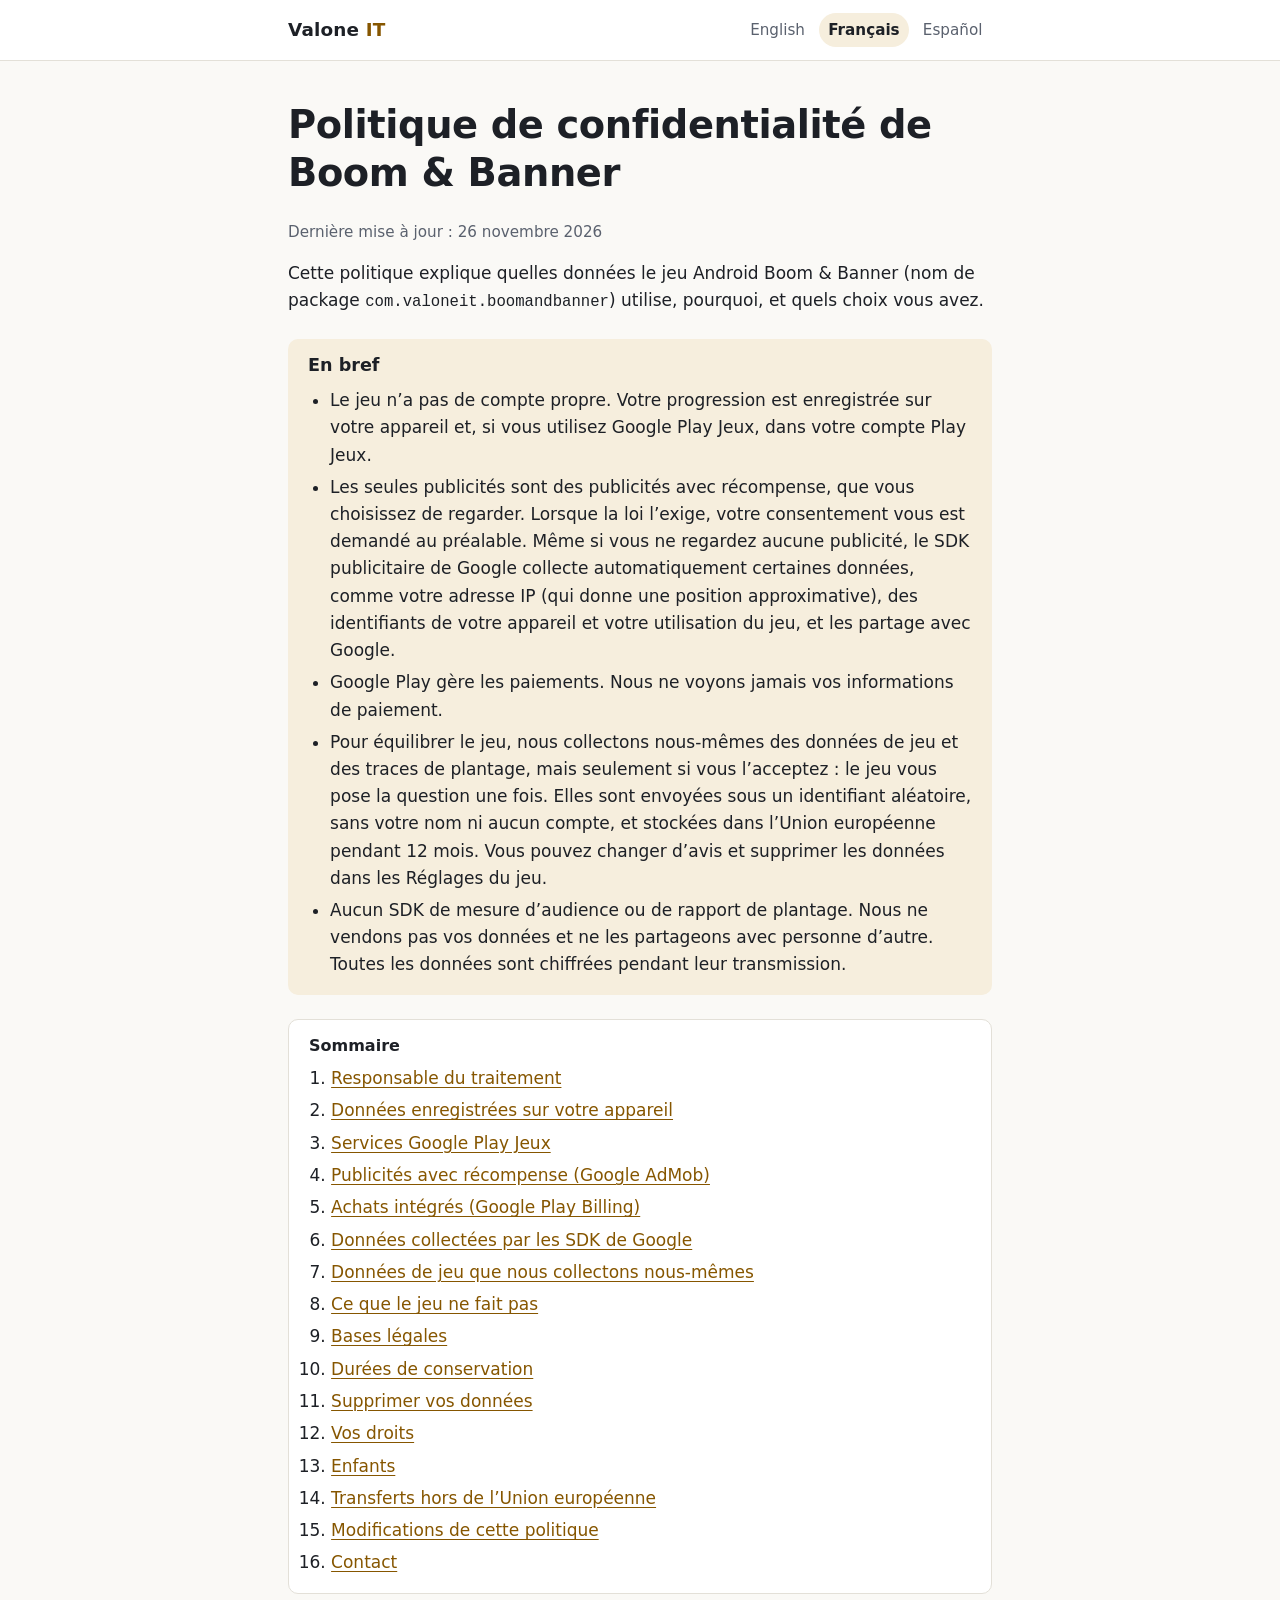
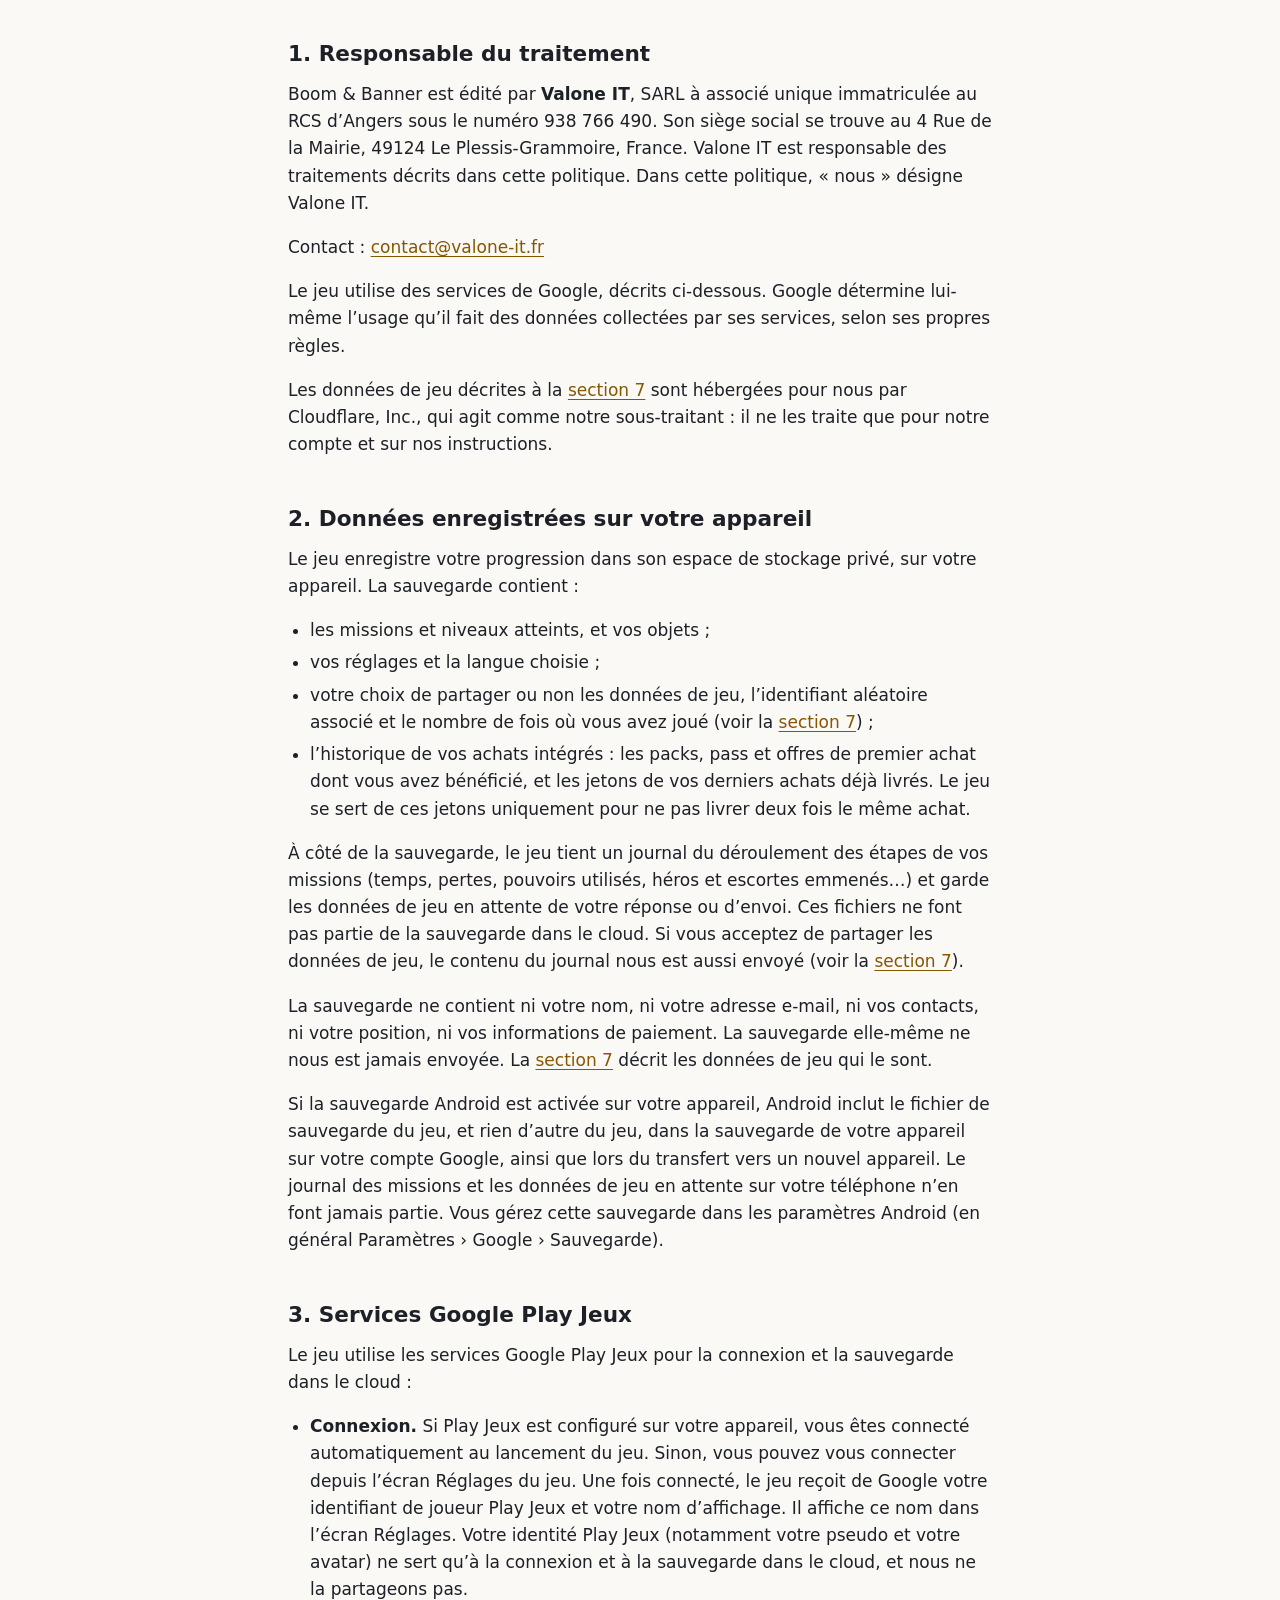
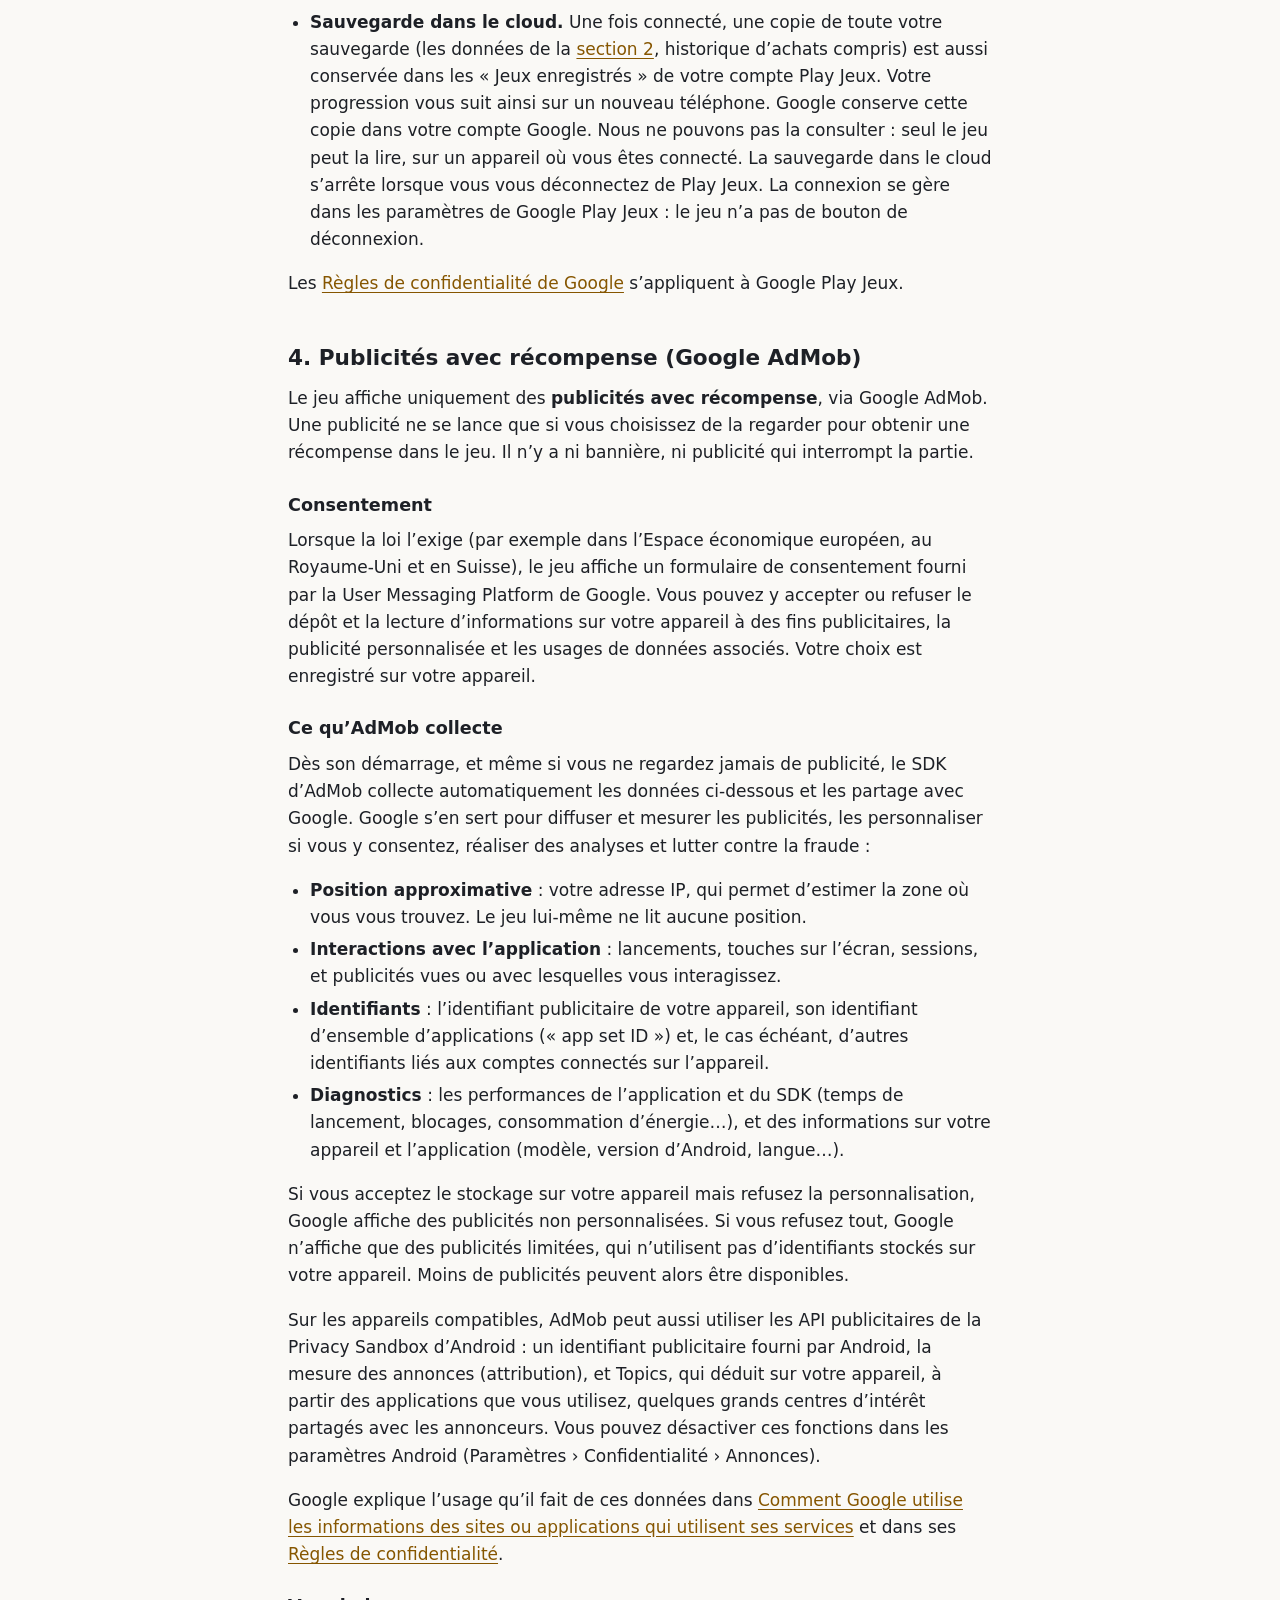
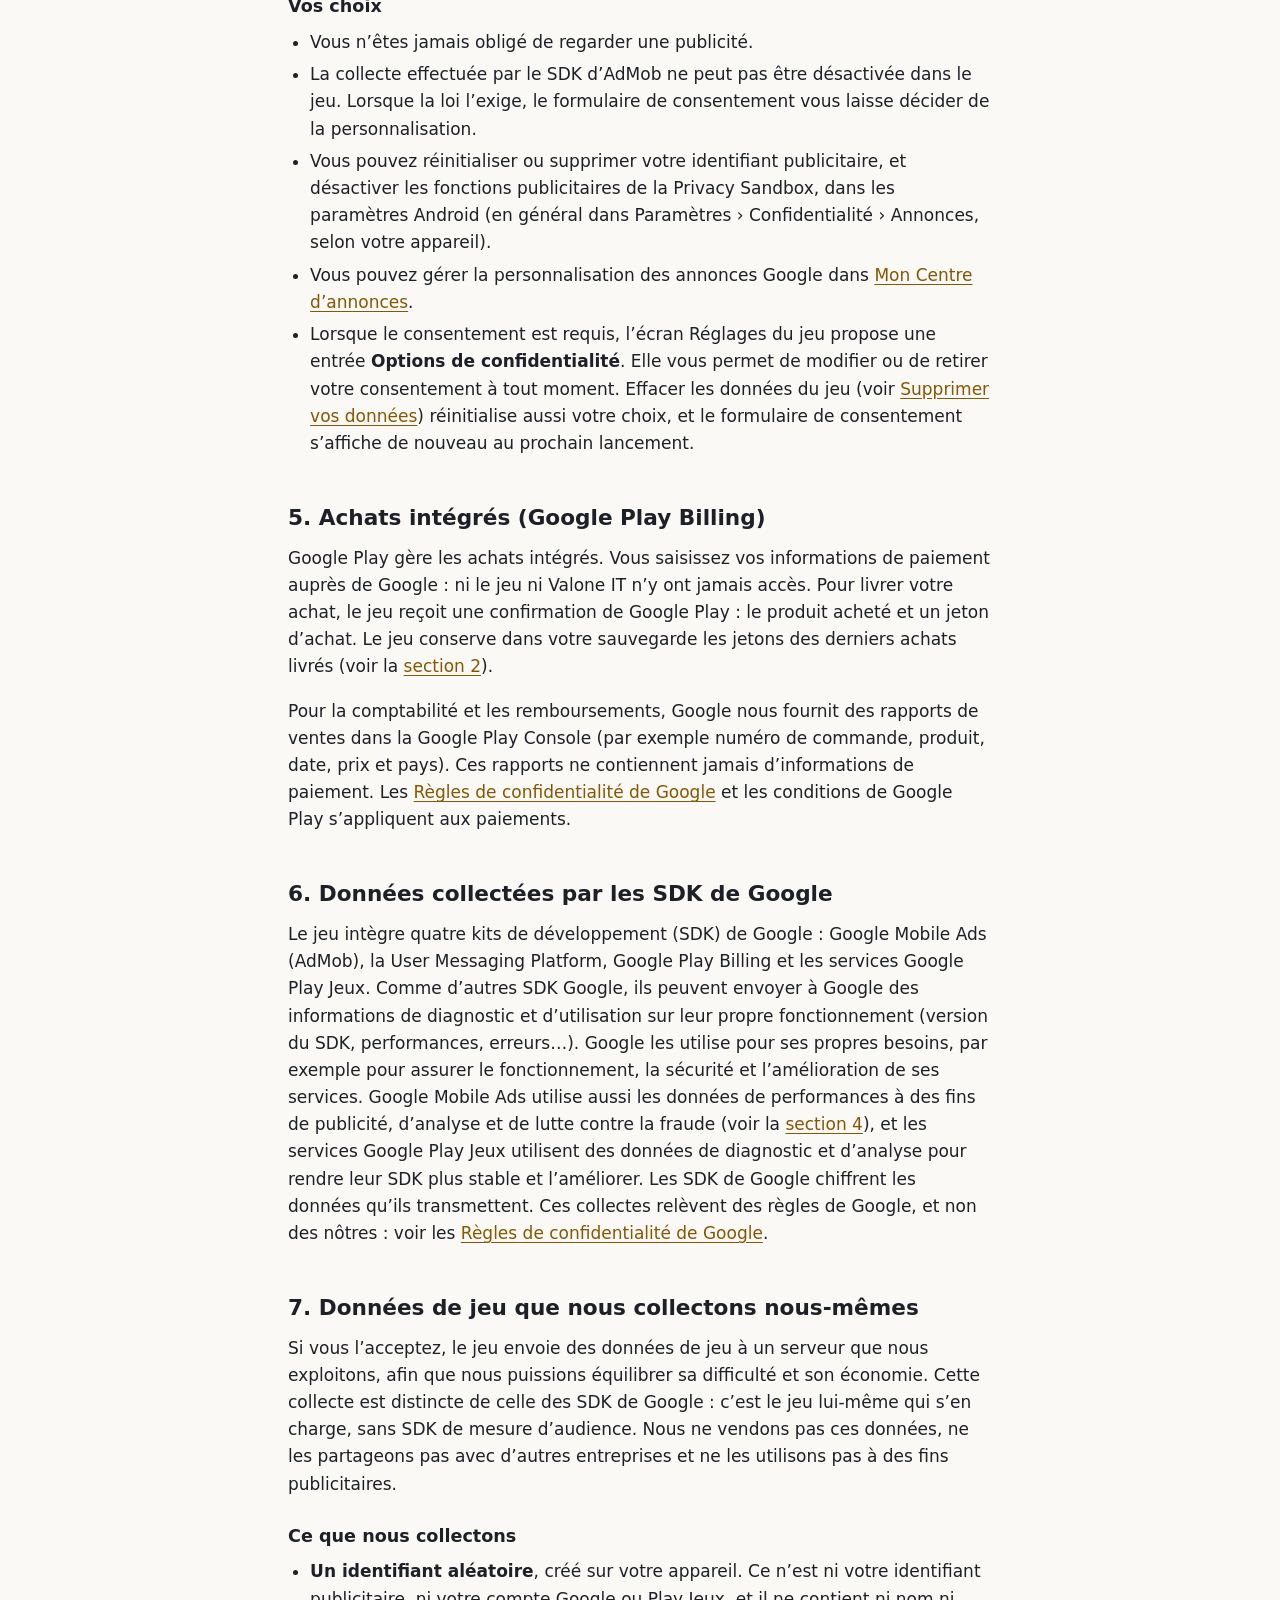
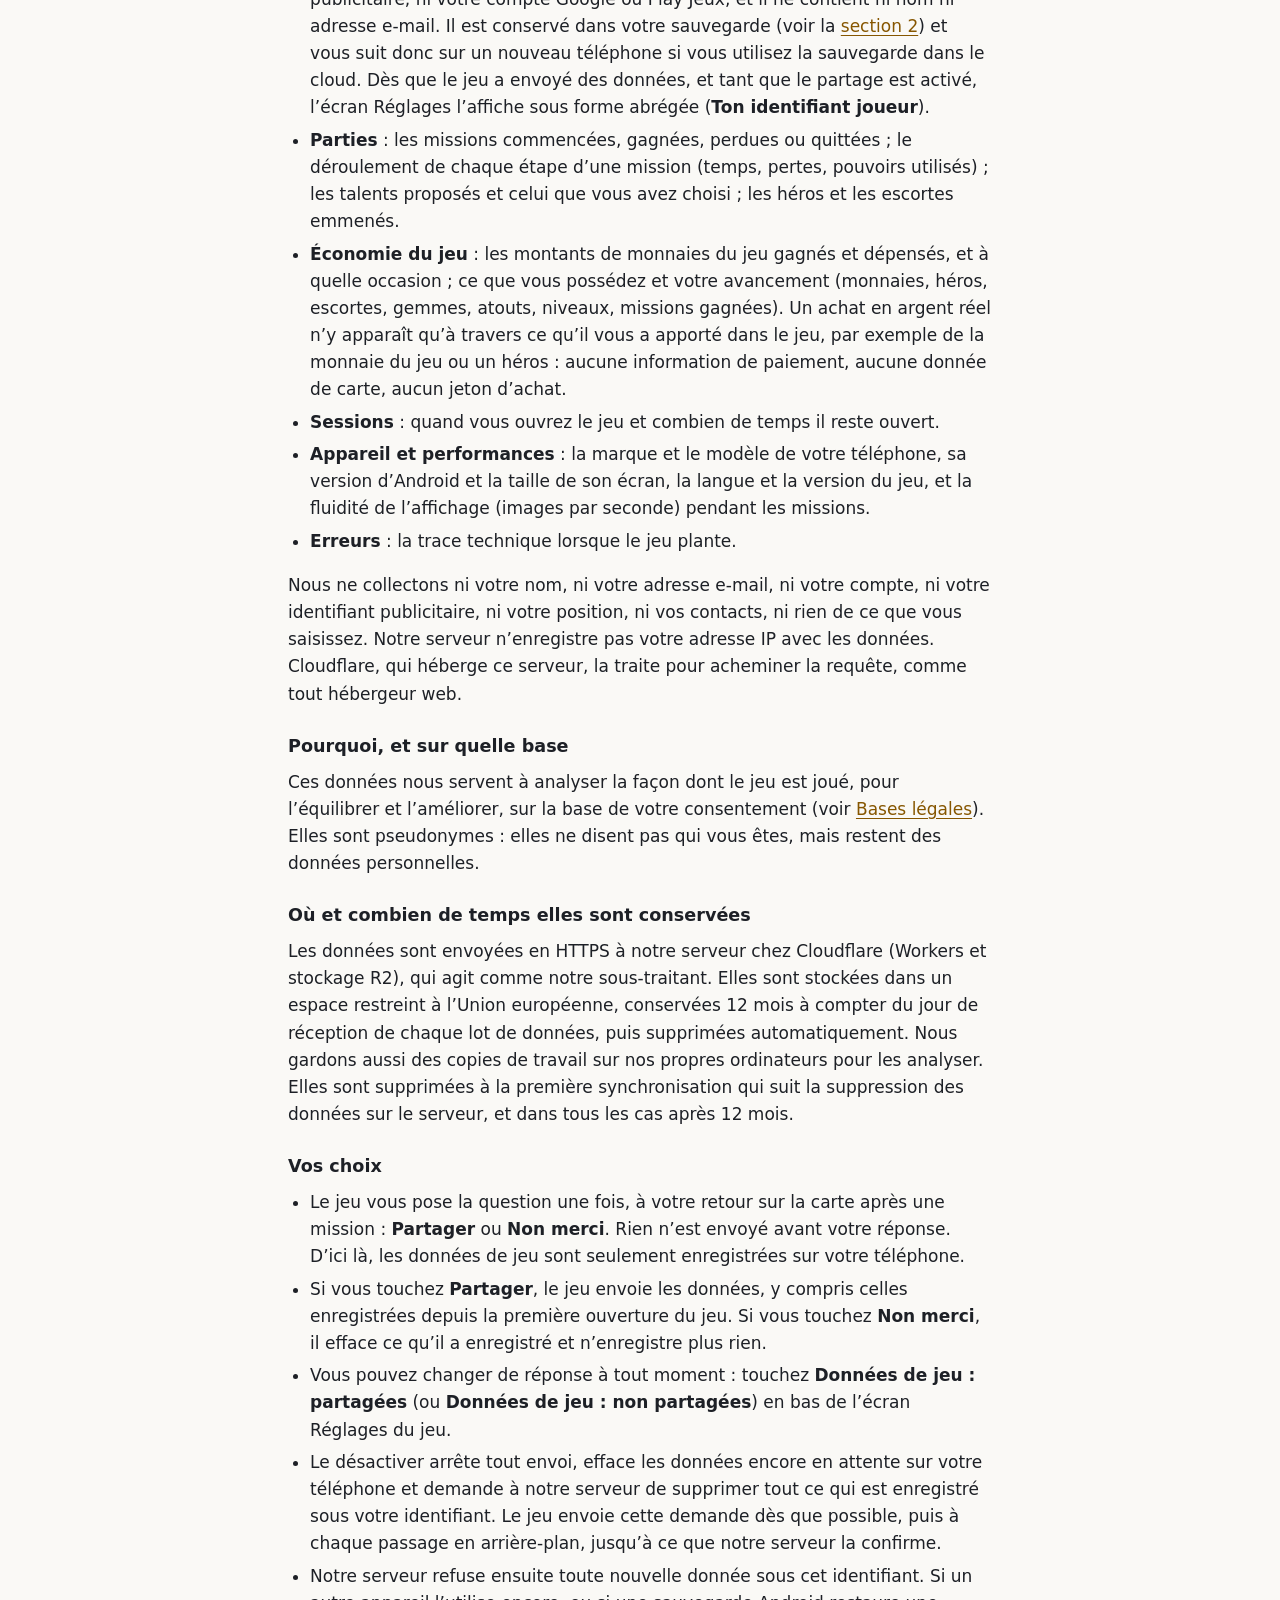
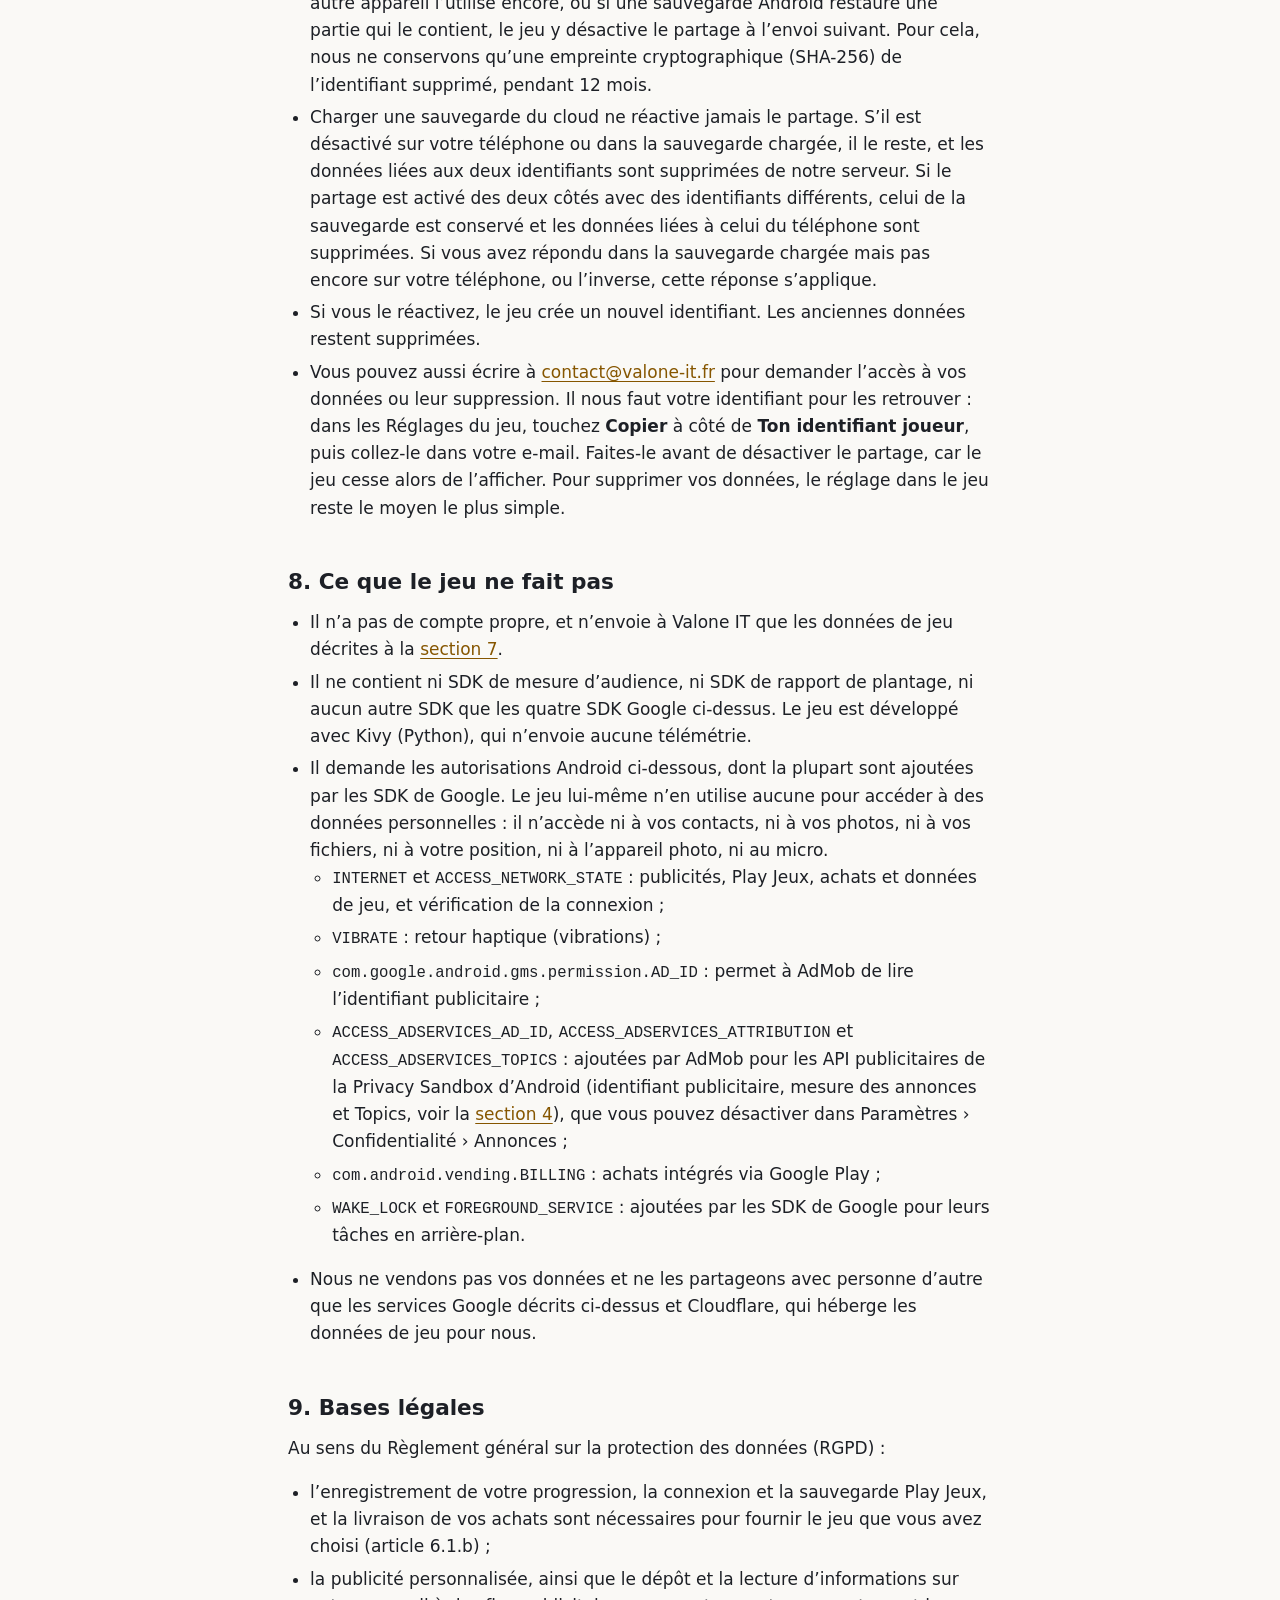
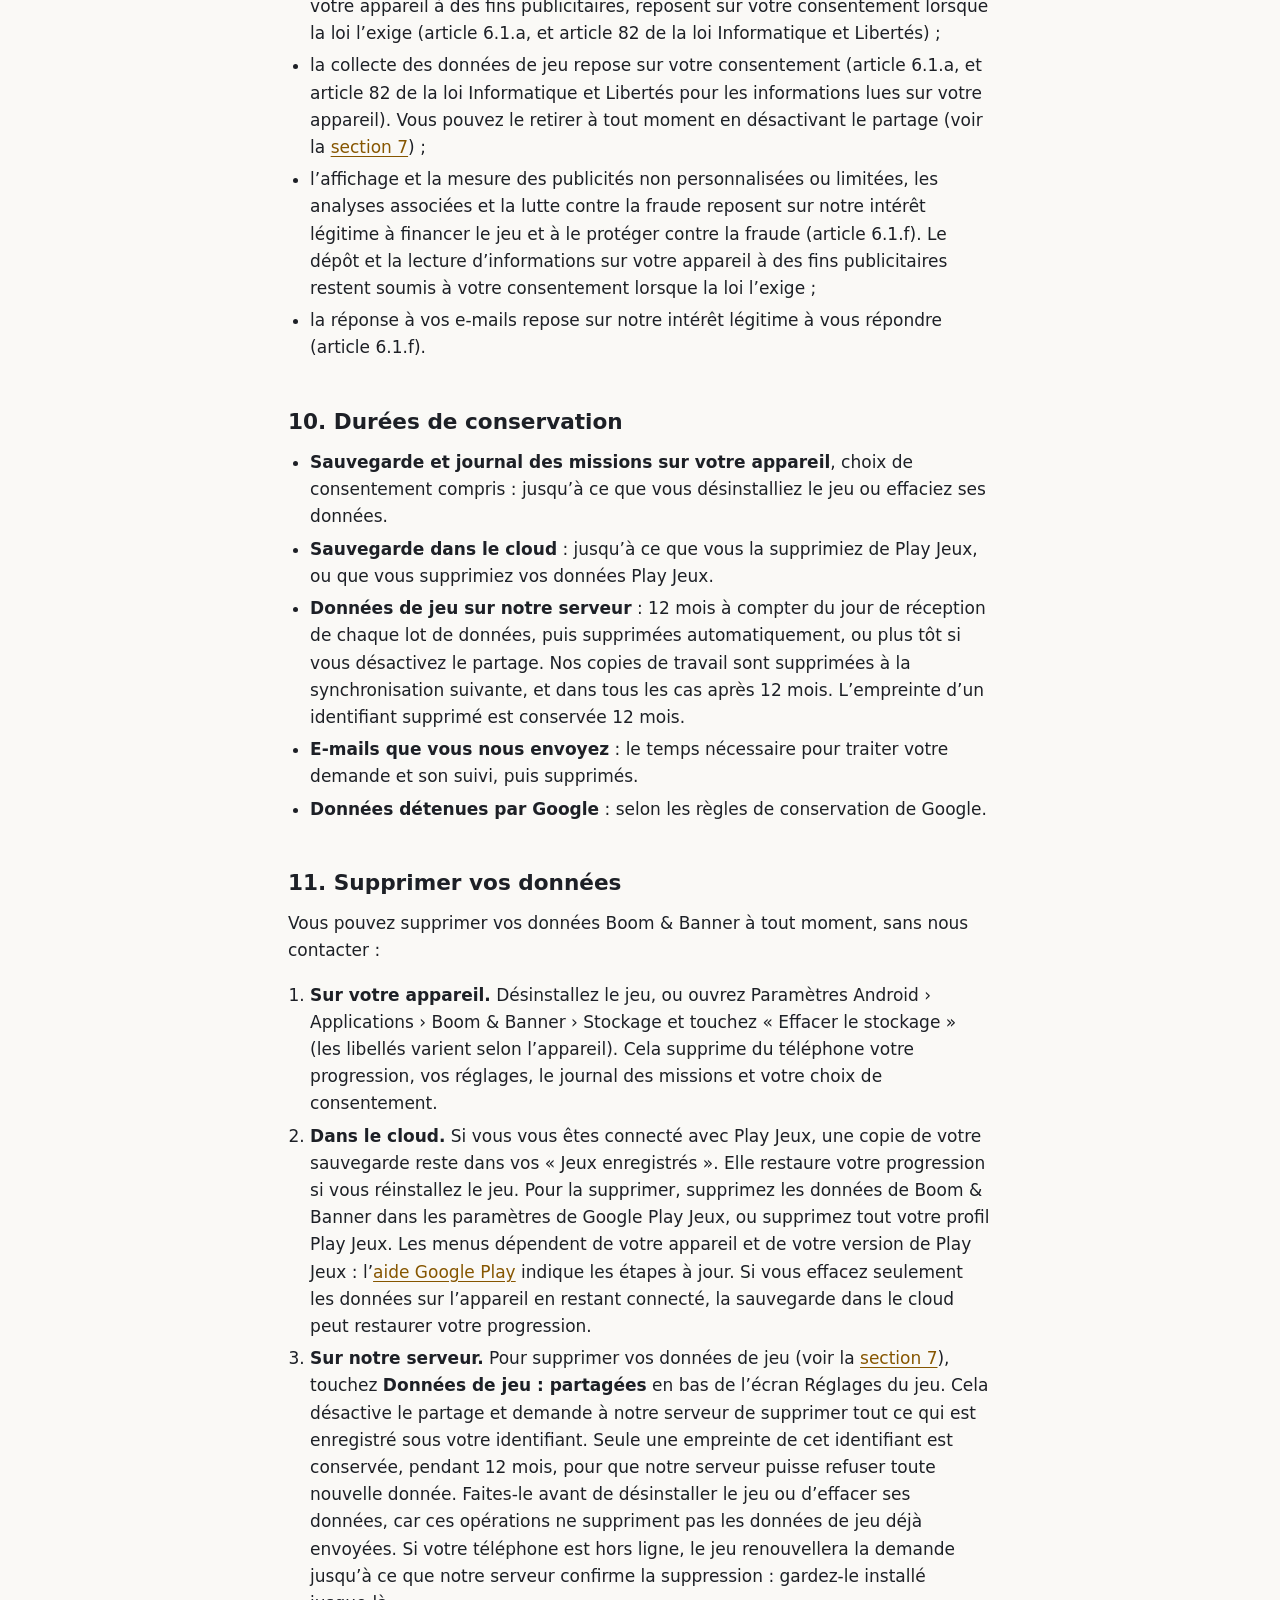
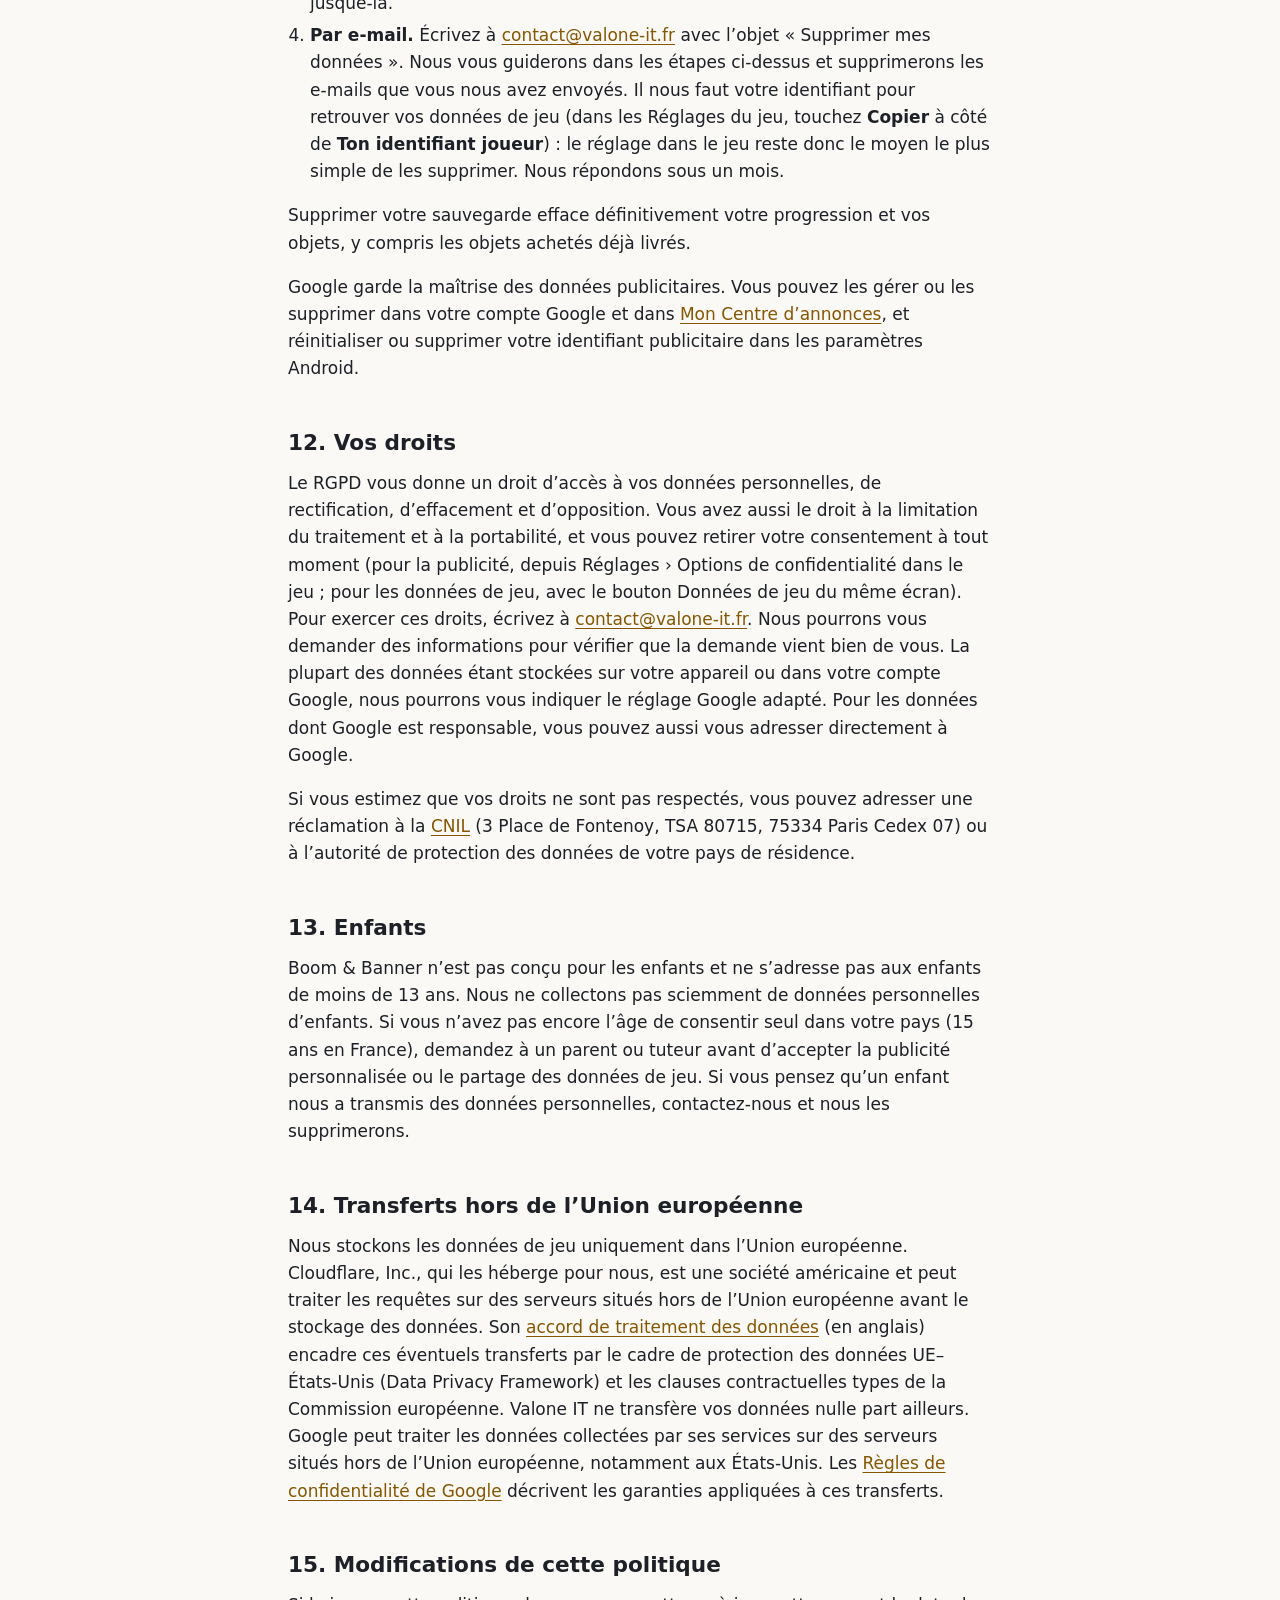
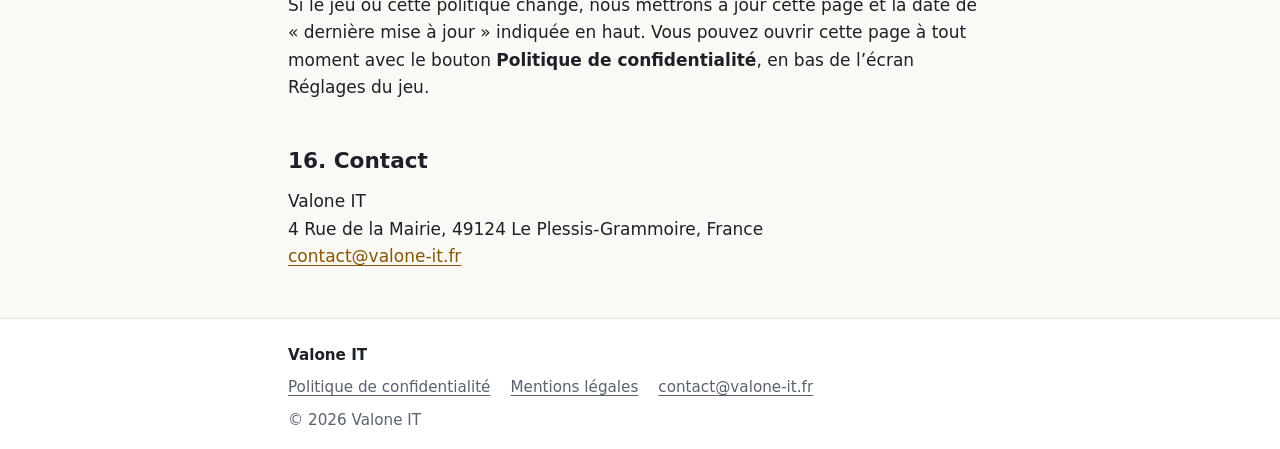
<file: fr/boom-and-banner/privacy/index.html>
<!doctype html>
<html lang="fr">
<head>
<meta charset="utf-8">
<meta name="viewport" content="width=device-width, initial-scale=1">
<title>Politique de confidentialité · Boom &amp; Banner · Valone IT</title>
<meta name="description" content="Politique de confidentialité du jeu Android Boom &amp; Banner, édité par Valone IT.">
<meta name="color-scheme" content="light dark">
<link rel="canonical" href="https://valone-it.fr/fr/boom-and-banner/privacy/">
<link rel="alternate" hreflang="en" href="https://valone-it.fr/boom-and-banner/privacy/">
<link rel="alternate" hreflang="fr" href="https://valone-it.fr/fr/boom-and-banner/privacy/">
<link rel="alternate" hreflang="es" href="https://valone-it.fr/es/boom-and-banner/privacy/">
<link rel="alternate" hreflang="x-default" href="https://valone-it.fr/boom-and-banner/privacy/">
<link rel="icon" href="/favicon.svg" type="image/svg+xml">
<link rel="stylesheet" href="/assets/style.css">
</head>
<body>
<a class="skip" href="#main">Aller au contenu</a>
<header class="site-header">
  <div class="wrap">
    <a class="brand" href="/fr/">Valone <span>IT</span></a>
    <nav class="lang" aria-label="Langue">
      <a href="/boom-and-banner/privacy/" hreflang="en" lang="en">English</a>
      <span aria-current="true">Français</span>
      <a href="/es/boom-and-banner/privacy/" hreflang="es" lang="es">Español</a>
    </nav>
  </div>
</header>

<main id="main" class="wrap">
  <h1>Politique de confidentialité de Boom &amp; Banner</h1>
  <p class="meta">Dernière mise à jour : <time datetime="2026-11-26">26 novembre 2026</time></p>

  <p>Cette politique explique quelles données le jeu Android Boom &amp; Banner (nom de package <code>com.valoneit.boomandbanner</code>) utilise, pourquoi, et quels choix vous avez.</p>

  <div class="summary">
    <h2>En bref</h2>
    <ul>
      <li>Le jeu n’a pas de compte propre. Votre progression est enregistrée sur votre appareil et, si vous utilisez Google Play Jeux, dans votre compte Play Jeux.</li>
      <li>Les seules publicités sont des publicités avec récompense, que vous choisissez de regarder. Lorsque la loi l’exige, votre consentement vous est demandé au préalable. Même si vous ne regardez aucune publicité, le SDK publicitaire de Google collecte automatiquement certaines données, comme votre adresse IP (qui donne une position approximative), des identifiants de votre appareil et votre utilisation du jeu, et les partage avec Google.</li>
      <li>Google Play gère les paiements. Nous ne voyons jamais vos informations de paiement.</li>
      <li>Pour équilibrer le jeu, nous collectons nous-mêmes des données de jeu et des traces de plantage, mais seulement si vous l’acceptez : le jeu vous pose la question une fois. Elles sont envoyées sous un identifiant aléatoire, sans votre nom ni aucun compte, et stockées dans l’Union européenne pendant 12 mois. Vous pouvez changer d’avis et supprimer les données dans les Réglages du jeu.</li>
      <li>Aucun SDK de mesure d’audience ou de rapport de plantage. Nous ne vendons pas vos données et ne les partageons avec personne d’autre. Toutes les données sont chiffrées pendant leur transmission.</li>
    </ul>
  </div>

  <nav class="toc" aria-labelledby="toc-title">
    <h2 id="toc-title">Sommaire</h2>
    <ol>
      <li><a href="#controller">Responsable du traitement</a></li>
      <li><a href="#device">Données enregistrées sur votre appareil</a></li>
      <li><a href="#play-games">Services Google Play Jeux</a></li>
      <li><a href="#ads">Publicités avec récompense (Google AdMob)</a></li>
      <li><a href="#purchases">Achats intégrés (Google Play Billing)</a></li>
      <li><a href="#google-sdks">Données collectées par les SDK de Google</a></li>
      <li><a href="#gameplay-data">Données de jeu que nous collectons nous-mêmes</a></li>
      <li><a href="#not-collected">Ce que le jeu ne fait pas</a></li>
      <li><a href="#legal-bases">Bases légales</a></li>
      <li><a href="#retention">Durées de conservation</a></li>
      <li><a href="#delete-data">Supprimer vos données</a></li>
      <li><a href="#rights">Vos droits</a></li>
      <li><a href="#children">Enfants</a></li>
      <li><a href="#transfers">Transferts hors de l’Union européenne</a></li>
      <li><a href="#changes">Modifications de cette politique</a></li>
      <li><a href="#contact">Contact</a></li>
    </ol>
  </nav>

  <section id="controller">
    <h2>1. Responsable du traitement</h2>
    <p>Boom &amp; Banner est édité par <strong>Valone IT</strong>, SARL à associé unique immatriculée au RCS d’Angers sous le numéro 938 766 490. Son siège social se trouve au 4 Rue de la Mairie, 49124 Le Plessis-Grammoire, France. Valone IT est responsable des traitements décrits dans cette politique. Dans cette politique, « nous » désigne Valone IT.</p>
    <p>Contact : <a href="mailto:contact@valone-it.fr">contact@valone-it.fr</a></p>
    <p>Le jeu utilise des services de Google, décrits ci-dessous. Google détermine lui-même l’usage qu’il fait des données collectées par ses services, selon ses propres règles.</p>
    <p>Les données de jeu décrites à la <a href="#gameplay-data">section 7</a> sont hébergées pour nous par Cloudflare, Inc., qui agit comme notre sous-traitant : il ne les traite que pour notre compte et sur nos instructions.</p>
  </section>

  <section id="device">
    <h2>2. Données enregistrées sur votre appareil</h2>
    <p>Le jeu enregistre votre progression dans son espace de stockage privé, sur votre appareil. La sauvegarde contient :</p>
    <ul>
      <li>les missions et niveaux atteints, et vos objets ;</li>
      <li>vos réglages et la langue choisie ;</li>
      <li>votre choix de partager ou non les données de jeu, l’identifiant aléatoire associé et le nombre de fois où vous avez joué (voir la <a href="#gameplay-data">section 7</a>) ;</li>
      <li>l’historique de vos achats intégrés : les packs, pass et offres de premier achat dont vous avez bénéficié, et les jetons de vos derniers achats déjà livrés. Le jeu se sert de ces jetons uniquement pour ne pas livrer deux fois le même achat.</li>
    </ul>
    <p>À côté de la sauvegarde, le jeu tient un journal du déroulement des étapes de vos missions (temps, pertes, pouvoirs utilisés, héros et escortes emmenés…) et garde les données de jeu en attente de votre réponse ou d’envoi. Ces fichiers ne font pas partie de la sauvegarde dans le cloud. Si vous acceptez de partager les données de jeu, le contenu du journal nous est aussi envoyé (voir la <a href="#gameplay-data">section 7</a>).</p>
    <p>La sauvegarde ne contient ni votre nom, ni votre adresse e-mail, ni vos contacts, ni votre position, ni vos informations de paiement. La sauvegarde elle-même ne nous est jamais envoyée. La <a href="#gameplay-data">section 7</a> décrit les données de jeu qui le sont.</p>
    <p>Si la sauvegarde Android est activée sur votre appareil, Android inclut le fichier de sauvegarde du jeu, et rien d’autre du jeu, dans la sauvegarde de votre appareil sur votre compte Google, ainsi que lors du transfert vers un nouvel appareil. Le journal des missions et les données de jeu en attente sur votre téléphone n’en font jamais partie. Vous gérez cette sauvegarde dans les paramètres Android (en général Paramètres › Google › Sauvegarde).</p>
  </section>

  <section id="play-games">
    <h2>3. Services Google Play Jeux</h2>
    <p>Le jeu utilise les services Google Play Jeux pour la connexion et la sauvegarde dans le cloud :</p>
    <ul>
      <li><strong>Connexion.</strong> Si Play Jeux est configuré sur votre appareil, vous êtes connecté automatiquement au lancement du jeu. Sinon, vous pouvez vous connecter depuis l’écran Réglages du jeu. Une fois connecté, le jeu reçoit de Google votre identifiant de joueur Play Jeux et votre nom d’affichage. Il affiche ce nom dans l’écran Réglages. Votre identité Play Jeux (notamment votre pseudo et votre avatar) ne sert qu’à la connexion et à la sauvegarde dans le cloud, et nous ne la partageons pas.</li>
      <li><strong>Sauvegarde dans le cloud.</strong> Une fois connecté, une copie de toute votre sauvegarde (les données de la <a href="#device">section 2</a>, historique d’achats compris) est aussi conservée dans les « Jeux enregistrés » de votre compte Play Jeux. Votre progression vous suit ainsi sur un nouveau téléphone. Google conserve cette copie dans votre compte Google. Nous ne pouvons pas la consulter : seul le jeu peut la lire, sur un appareil où vous êtes connecté. La sauvegarde dans le cloud s’arrête lorsque vous vous déconnectez de Play Jeux. La connexion se gère dans les paramètres de Google Play Jeux : le jeu n’a pas de bouton de déconnexion.</li>
    </ul>
    <p>Les <a href="https://policies.google.com/privacy?hl=fr">Règles de confidentialité de Google</a> s’appliquent à Google Play Jeux.</p>
  </section>

  <section id="ads">
    <h2>4. Publicités avec récompense (Google AdMob)</h2>
    <p>Le jeu affiche uniquement des <strong>publicités avec récompense</strong>, via Google AdMob. Une publicité ne se lance que si vous choisissez de la regarder pour obtenir une récompense dans le jeu. Il n’y a ni bannière, ni publicité qui interrompt la partie.</p>
    <h3>Consentement</h3>
    <p>Lorsque la loi l’exige (par exemple dans l’Espace économique européen, au Royaume-Uni et en Suisse), le jeu affiche un formulaire de consentement fourni par la User Messaging Platform de Google. Vous pouvez y accepter ou refuser le dépôt et la lecture d’informations sur votre appareil à des fins publicitaires, la publicité personnalisée et les usages de données associés. Votre choix est enregistré sur votre appareil.</p>
    <h3>Ce qu’AdMob collecte</h3>
    <p>Dès son démarrage, et même si vous ne regardez jamais de publicité, le SDK d’AdMob collecte automatiquement les données ci-dessous et les partage avec Google. Google s’en sert pour diffuser et mesurer les publicités, les personnaliser si vous y consentez, réaliser des analyses et lutter contre la fraude :</p>
    <ul>
      <li><strong>Position approximative</strong> : votre adresse IP, qui permet d’estimer la zone où vous vous trouvez. Le jeu lui-même ne lit aucune position.</li>
      <li><strong>Interactions avec l’application</strong> : lancements, touches sur l’écran, sessions, et publicités vues ou avec lesquelles vous interagissez.</li>
      <li><strong>Identifiants</strong> : l’identifiant publicitaire de votre appareil, son identifiant d’ensemble d’applications (« app set ID ») et, le cas échéant, d’autres identifiants liés aux comptes connectés sur l’appareil.</li>
      <li><strong>Diagnostics</strong> : les performances de l’application et du SDK (temps de lancement, blocages, consommation d’énergie…), et des informations sur votre appareil et l’application (modèle, version d’Android, langue…).</li>
    </ul>
    <p>Si vous acceptez le stockage sur votre appareil mais refusez la personnalisation, Google affiche des publicités non personnalisées. Si vous refusez tout, Google n’affiche que des publicités limitées, qui n’utilisent pas d’identifiants stockés sur votre appareil. Moins de publicités peuvent alors être disponibles.</p>
    <p>Sur les appareils compatibles, AdMob peut aussi utiliser les API publicitaires de la Privacy Sandbox d’Android : un identifiant publicitaire fourni par Android, la mesure des annonces (attribution), et Topics, qui déduit sur votre appareil, à partir des applications que vous utilisez, quelques grands centres d’intérêt partagés avec les annonceurs. Vous pouvez désactiver ces fonctions dans les paramètres Android (Paramètres › Confidentialité › Annonces).</p>
    <p>Google explique l’usage qu’il fait de ces données dans <a href="https://policies.google.com/technologies/partner-sites?hl=fr">Comment Google utilise les informations des sites ou applications qui utilisent ses services</a> et dans ses <a href="https://policies.google.com/privacy?hl=fr">Règles de confidentialité</a>.</p>
    <h3>Vos choix</h3>
    <ul>
      <li>Vous n’êtes jamais obligé de regarder une publicité.</li>
      <li>La collecte effectuée par le SDK d’AdMob ne peut pas être désactivée dans le jeu. Lorsque la loi l’exige, le formulaire de consentement vous laisse décider de la personnalisation.</li>
      <li>Vous pouvez réinitialiser ou supprimer votre identifiant publicitaire, et désactiver les fonctions publicitaires de la Privacy Sandbox, dans les paramètres Android (en général dans Paramètres › Confidentialité › Annonces, selon votre appareil).</li>
      <li>Vous pouvez gérer la personnalisation des annonces Google dans <a href="https://myadcenter.google.com/?hl=fr">Mon Centre d’annonces</a>.</li>
      <li>Lorsque le consentement est requis, l’écran Réglages du jeu propose une entrée <strong>Options de confidentialité</strong>. Elle vous permet de modifier ou de retirer votre consentement à tout moment. Effacer les données du jeu (voir <a href="#delete-data">Supprimer vos données</a>) réinitialise aussi votre choix, et le formulaire de consentement s’affiche de nouveau au prochain lancement.</li>
    </ul>
  </section>

  <section id="purchases">
    <h2>5. Achats intégrés (Google Play Billing)</h2>
    <p>Google Play gère les achats intégrés. Vous saisissez vos informations de paiement auprès de Google : ni le jeu ni Valone IT n’y ont jamais accès. Pour livrer votre achat, le jeu reçoit une confirmation de Google Play : le produit acheté et un jeton d’achat. Le jeu conserve dans votre sauvegarde les jetons des derniers achats livrés (voir la <a href="#device">section 2</a>).</p>
    <p>Pour la comptabilité et les remboursements, Google nous fournit des rapports de ventes dans la Google Play Console (par exemple numéro de commande, produit, date, prix et pays). Ces rapports ne contiennent jamais d’informations de paiement. Les <a href="https://policies.google.com/privacy?hl=fr">Règles de confidentialité de Google</a> et les conditions de Google Play s’appliquent aux paiements.</p>
  </section>

  <section id="google-sdks">
    <h2>6. Données collectées par les SDK de Google</h2>
    <p>Le jeu intègre quatre kits de développement (SDK) de Google : Google Mobile Ads (AdMob), la User Messaging Platform, Google Play Billing et les services Google Play Jeux. Comme d’autres SDK Google, ils peuvent envoyer à Google des informations de diagnostic et d’utilisation sur leur propre fonctionnement (version du SDK, performances, erreurs…). Google les utilise pour ses propres besoins, par exemple pour assurer le fonctionnement, la sécurité et l’amélioration de ses services. Google Mobile Ads utilise aussi les données de performances à des fins de publicité, d’analyse et de lutte contre la fraude (voir la <a href="#ads">section 4</a>), et les services Google Play Jeux utilisent des données de diagnostic et d’analyse pour rendre leur SDK plus stable et l’améliorer. Les SDK de Google chiffrent les données qu’ils transmettent. Ces collectes relèvent des règles de Google, et non des nôtres : voir les <a href="https://policies.google.com/privacy?hl=fr">Règles de confidentialité de Google</a>.</p>
  </section>

  <section id="gameplay-data">
    <h2>7. Données de jeu que nous collectons nous-mêmes</h2>
    <p>Si vous l’acceptez, le jeu envoie des données de jeu à un serveur que nous exploitons, afin que nous puissions équilibrer sa difficulté et son économie. Cette collecte est distincte de celle des SDK de Google : c’est le jeu lui-même qui s’en charge, sans SDK de mesure d’audience. Nous ne vendons pas ces données, ne les partageons pas avec d’autres entreprises et ne les utilisons pas à des fins publicitaires.</p>
    <h3>Ce que nous collectons</h3>
    <ul>
      <li><strong>Un identifiant aléatoire</strong>, créé sur votre appareil. Ce n’est ni votre identifiant publicitaire, ni votre compte Google ou Play Jeux, et il ne contient ni nom ni adresse e-mail. Il est conservé dans votre sauvegarde (voir la <a href="#device">section 2</a>) et vous suit donc sur un nouveau téléphone si vous utilisez la sauvegarde dans le cloud. Dès que le jeu a envoyé des données, et tant que le partage est activé, l’écran Réglages l’affiche sous forme abrégée (<strong>Ton identifiant joueur</strong>).</li>
      <li><strong>Parties</strong> : les missions commencées, gagnées, perdues ou quittées ; le déroulement de chaque étape d’une mission (temps, pertes, pouvoirs utilisés) ; les talents proposés et celui que vous avez choisi ; les héros et les escortes emmenés.</li>
      <li><strong>Économie du jeu</strong> : les montants de monnaies du jeu gagnés et dépensés, et à quelle occasion ; ce que vous possédez et votre avancement (monnaies, héros, escortes, gemmes, atouts, niveaux, missions gagnées). Un achat en argent réel n’y apparaît qu’à travers ce qu’il vous a apporté dans le jeu, par exemple de la monnaie du jeu ou un héros : aucune information de paiement, aucune donnée de carte, aucun jeton d’achat.</li>
      <li><strong>Sessions</strong> : quand vous ouvrez le jeu et combien de temps il reste ouvert.</li>
      <li><strong>Appareil et performances</strong> : la marque et le modèle de votre téléphone, sa version d’Android et la taille de son écran, la langue et la version du jeu, et la fluidité de l’affichage (images par seconde) pendant les missions.</li>
      <li><strong>Erreurs</strong> : la trace technique lorsque le jeu plante.</li>
    </ul>
    <p>Nous ne collectons ni votre nom, ni votre adresse e-mail, ni votre compte, ni votre identifiant publicitaire, ni votre position, ni vos contacts, ni rien de ce que vous saisissez. Notre serveur n’enregistre pas votre adresse IP avec les données. Cloudflare, qui héberge ce serveur, la traite pour acheminer la requête, comme tout hébergeur web.</p>
    <h3>Pourquoi, et sur quelle base</h3>
    <p>Ces données nous servent à analyser la façon dont le jeu est joué, pour l’équilibrer et l’améliorer, sur la base de votre consentement (voir <a href="#legal-bases">Bases légales</a>). Elles sont pseudonymes : elles ne disent pas qui vous êtes, mais restent des données personnelles.</p>
    <h3>Où et combien de temps elles sont conservées</h3>
    <p>Les données sont envoyées en HTTPS à notre serveur chez Cloudflare (Workers et stockage R2), qui agit comme notre sous-traitant. Elles sont stockées dans un espace restreint à l’Union européenne, conservées 12 mois à compter du jour de réception de chaque lot de données, puis supprimées automatiquement. Nous gardons aussi des copies de travail sur nos propres ordinateurs pour les analyser. Elles sont supprimées à la première synchronisation qui suit la suppression des données sur le serveur, et dans tous les cas après 12 mois.</p>
    <h3>Vos choix</h3>
    <ul>
      <li>Le jeu vous pose la question une fois, à votre retour sur la carte après une mission : <strong>Partager</strong> ou <strong>Non merci</strong>. Rien n’est envoyé avant votre réponse. D’ici là, les données de jeu sont seulement enregistrées sur votre téléphone.</li>
      <li>Si vous touchez <strong>Partager</strong>, le jeu envoie les données, y compris celles enregistrées depuis la première ouverture du jeu. Si vous touchez <strong>Non merci</strong>, il efface ce qu’il a enregistré et n’enregistre plus rien.</li>
      <li>Vous pouvez changer de réponse à tout moment : touchez <strong>Données de jeu : partagées</strong> (ou <strong>Données de jeu : non partagées</strong>) en bas de l’écran Réglages du jeu.</li>
      <li>Le désactiver arrête tout envoi, efface les données encore en attente sur votre téléphone et demande à notre serveur de supprimer tout ce qui est enregistré sous votre identifiant. Le jeu envoie cette demande dès que possible, puis à chaque passage en arrière-plan, jusqu’à ce que notre serveur la confirme.</li>
      <li>Notre serveur refuse ensuite toute nouvelle donnée sous cet identifiant. Si un autre appareil l’utilise encore, ou si une sauvegarde Android restaure une partie qui le contient, le jeu y désactive le partage à l’envoi suivant. Pour cela, nous ne conservons qu’une empreinte cryptographique (SHA-256) de l’identifiant supprimé, pendant 12 mois.</li>
      <li>Charger une sauvegarde du cloud ne réactive jamais le partage. S’il est désactivé sur votre téléphone ou dans la sauvegarde chargée, il le reste, et les données liées aux deux identifiants sont supprimées de notre serveur. Si le partage est activé des deux côtés avec des identifiants différents, celui de la sauvegarde est conservé et les données liées à celui du téléphone sont supprimées. Si vous avez répondu dans la sauvegarde chargée mais pas encore sur votre téléphone, ou l’inverse, cette réponse s’applique.</li>
      <li>Si vous le réactivez, le jeu crée un nouvel identifiant. Les anciennes données restent supprimées.</li>
      <li>Vous pouvez aussi écrire à <a href="mailto:contact@valone-it.fr">contact@valone-it.fr</a> pour demander l’accès à vos données ou leur suppression. Il nous faut votre identifiant pour les retrouver : dans les Réglages du jeu, touchez <strong>Copier</strong> à côté de <strong>Ton identifiant joueur</strong>, puis collez-le dans votre e-mail. Faites-le avant de désactiver le partage, car le jeu cesse alors de l’afficher. Pour supprimer vos données, le réglage dans le jeu reste le moyen le plus simple.</li>
    </ul>
  </section>

  <section id="not-collected">
    <h2>8. Ce que le jeu ne fait pas</h2>
    <ul>
      <li>Il n’a pas de compte propre, et n’envoie à Valone IT que les données de jeu décrites à la <a href="#gameplay-data">section 7</a>.</li>
      <li>Il ne contient ni SDK de mesure d’audience, ni SDK de rapport de plantage, ni aucun autre SDK que les quatre SDK Google ci-dessus. Le jeu est développé avec Kivy (Python), qui n’envoie aucune télémétrie.</li>
      <li>Il demande les autorisations Android ci-dessous, dont la plupart sont ajoutées par les SDK de Google. Le jeu lui-même n’en utilise aucune pour accéder à des données personnelles : il n’accède ni à vos contacts, ni à vos photos, ni à vos fichiers, ni à votre position, ni à l’appareil photo, ni au micro.
        <ul>
          <li><code>INTERNET</code> et <code>ACCESS_NETWORK_STATE</code> : publicités, Play Jeux, achats et données de jeu, et vérification de la connexion ;</li>
          <li><code>VIBRATE</code> : retour haptique (vibrations) ;</li>
          <li><code>com.google.android.gms.permission.AD_ID</code> : permet à AdMob de lire l’identifiant publicitaire ;</li>
          <li><code>ACCESS_ADSERVICES_AD_ID</code>, <code>ACCESS_ADSERVICES_ATTRIBUTION</code> et <code>ACCESS_ADSERVICES_TOPICS</code> : ajoutées par AdMob pour les API publicitaires de la Privacy Sandbox d’Android (identifiant publicitaire, mesure des annonces et Topics, voir la <a href="#ads">section 4</a>), que vous pouvez désactiver dans Paramètres › Confidentialité › Annonces ;</li>
          <li><code>com.android.vending.BILLING</code> : achats intégrés via Google Play ;</li>
          <li><code>WAKE_LOCK</code> et <code>FOREGROUND_SERVICE</code> : ajoutées par les SDK de Google pour leurs tâches en arrière-plan.</li>
        </ul>
      </li>
      <li>Nous ne vendons pas vos données et ne les partageons avec personne d’autre que les services Google décrits ci-dessus et Cloudflare, qui héberge les données de jeu pour nous.</li>
    </ul>
  </section>

  <section id="legal-bases">
    <h2>9. Bases légales</h2>
    <p>Au sens du Règlement général sur la protection des données (RGPD) :</p>
    <ul>
      <li>l’enregistrement de votre progression, la connexion et la sauvegarde Play Jeux, et la livraison de vos achats sont nécessaires pour fournir le jeu que vous avez choisi (article 6.1.b) ;</li>
      <li>la publicité personnalisée, ainsi que le dépôt et la lecture d’informations sur votre appareil à des fins publicitaires, reposent sur votre consentement lorsque la loi l’exige (article 6.1.a, et article 82 de la loi Informatique et Libertés) ;</li>
      <li>la collecte des données de jeu repose sur votre consentement (article 6.1.a, et article 82 de la loi Informatique et Libertés pour les informations lues sur votre appareil). Vous pouvez le retirer à tout moment en désactivant le partage (voir la <a href="#gameplay-data">section 7</a>) ;</li>
      <li>l’affichage et la mesure des publicités non personnalisées ou limitées, les analyses associées et la lutte contre la fraude reposent sur notre intérêt légitime à financer le jeu et à le protéger contre la fraude (article 6.1.f). Le dépôt et la lecture d’informations sur votre appareil à des fins publicitaires restent soumis à votre consentement lorsque la loi l’exige ;</li>
      <li>la réponse à vos e-mails repose sur notre intérêt légitime à vous répondre (article 6.1.f).</li>
    </ul>
  </section>

  <section id="retention">
    <h2>10. Durées de conservation</h2>
    <ul>
      <li><strong>Sauvegarde et journal des missions sur votre appareil</strong>, choix de consentement compris : jusqu’à ce que vous désinstalliez le jeu ou effaciez ses données.</li>
      <li><strong>Sauvegarde dans le cloud</strong> : jusqu’à ce que vous la supprimiez de Play Jeux, ou que vous supprimiez vos données Play Jeux.</li>
      <li><strong>Données de jeu sur notre serveur</strong> : 12 mois à compter du jour de réception de chaque lot de données, puis supprimées automatiquement, ou plus tôt si vous désactivez le partage. Nos copies de travail sont supprimées à la synchronisation suivante, et dans tous les cas après 12 mois. L’empreinte d’un identifiant supprimé est conservée 12 mois.</li>
      <li><strong>E-mails que vous nous envoyez</strong> : le temps nécessaire pour traiter votre demande et son suivi, puis supprimés.</li>
      <li><strong>Données détenues par Google</strong> : selon les règles de conservation de Google.</li>
    </ul>
  </section>

  <section id="delete-data">
    <h2>11. Supprimer vos données</h2>
    <p>Vous pouvez supprimer vos données Boom &amp; Banner à tout moment, sans nous contacter :</p>
    <ol>
      <li><strong>Sur votre appareil.</strong> Désinstallez le jeu, ou ouvrez Paramètres Android › Applications › Boom &amp; Banner › Stockage et touchez « Effacer le stockage » (les libellés varient selon l’appareil). Cela supprime du téléphone votre progression, vos réglages, le journal des missions et votre choix de consentement.</li>
      <li><strong>Dans le cloud.</strong> Si vous vous êtes connecté avec Play Jeux, une copie de votre sauvegarde reste dans vos « Jeux enregistrés ». Elle restaure votre progression si vous réinstallez le jeu. Pour la supprimer, supprimez les données de Boom &amp; Banner dans les paramètres de Google Play Jeux, ou supprimez tout votre profil Play Jeux. Les menus dépendent de votre appareil et de votre version de Play Jeux : l’<a href="https://support.google.com/googleplay/?hl=fr">aide Google Play</a> indique les étapes à jour. Si vous effacez seulement les données sur l’appareil en restant connecté, la sauvegarde dans le cloud peut restaurer votre progression.</li>
      <li><strong>Sur notre serveur.</strong> Pour supprimer vos données de jeu (voir la <a href="#gameplay-data">section 7</a>), touchez <strong>Données de jeu : partagées</strong> en bas de l’écran Réglages du jeu. Cela désactive le partage et demande à notre serveur de supprimer tout ce qui est enregistré sous votre identifiant. Seule une empreinte de cet identifiant est conservée, pendant 12 mois, pour que notre serveur puisse refuser toute nouvelle donnée. Faites-le avant de désinstaller le jeu ou d’effacer ses données, car ces opérations ne suppriment pas les données de jeu déjà envoyées. Si votre téléphone est hors ligne, le jeu renouvellera la demande jusqu’à ce que notre serveur confirme la suppression : gardez-le installé jusque-là.</li>
      <li><strong>Par e-mail.</strong> Écrivez à <a href="mailto:contact@valone-it.fr?subject=Boom%20%26%20Banner%20-%20Supprimer%20mes%20donn%C3%A9es">contact@valone-it.fr</a> avec l’objet « Supprimer mes données ». Nous vous guiderons dans les étapes ci-dessus et supprimerons les e-mails que vous nous avez envoyés. Il nous faut votre identifiant pour retrouver vos données de jeu (dans les Réglages du jeu, touchez <strong>Copier</strong> à côté de <strong>Ton identifiant joueur</strong>) : le réglage dans le jeu reste donc le moyen le plus simple de les supprimer. Nous répondons sous un mois.</li>
    </ol>
    <p>Supprimer votre sauvegarde efface définitivement votre progression et vos objets, y compris les objets achetés déjà livrés.</p>
    <p>Google garde la maîtrise des données publicitaires. Vous pouvez les gérer ou les supprimer dans votre compte Google et dans <a href="https://myadcenter.google.com/?hl=fr">Mon Centre d’annonces</a>, et réinitialiser ou supprimer votre identifiant publicitaire dans les paramètres Android.</p>
  </section>

  <section id="rights">
    <h2>12. Vos droits</h2>
    <p>Le RGPD vous donne un droit d’accès à vos données personnelles, de rectification, d’effacement et d’opposition. Vous avez aussi le droit à la limitation du traitement et à la portabilité, et vous pouvez retirer votre consentement à tout moment (pour la publicité, depuis Réglages › Options de confidentialité dans le jeu ; pour les données de jeu, avec le bouton Données de jeu du même écran). Pour exercer ces droits, écrivez à <a href="mailto:contact@valone-it.fr">contact@valone-it.fr</a>. Nous pourrons vous demander des informations pour vérifier que la demande vient bien de vous. La plupart des données étant stockées sur votre appareil ou dans votre compte Google, nous pourrons vous indiquer le réglage Google adapté. Pour les données dont Google est responsable, vous pouvez aussi vous adresser directement à Google.</p>
    <p>Si vous estimez que vos droits ne sont pas respectés, vous pouvez adresser une réclamation à la <a href="https://www.cnil.fr/fr/plaintes">CNIL</a> (3 Place de Fontenoy, TSA 80715, 75334 Paris Cedex 07) ou à l’autorité de protection des données de votre pays de résidence.</p>
  </section>

  <section id="children">
    <h2>13. Enfants</h2>
    <p>Boom &amp; Banner n’est pas conçu pour les enfants et ne s’adresse pas aux enfants de moins de 13 ans. Nous ne collectons pas sciemment de données personnelles d’enfants. Si vous n’avez pas encore l’âge de consentir seul dans votre pays (15 ans en France), demandez à un parent ou tuteur avant d’accepter la publicité personnalisée ou le partage des données de jeu. Si vous pensez qu’un enfant nous a transmis des données personnelles, contactez-nous et nous les supprimerons.</p>
  </section>

  <section id="transfers">
    <h2>14. Transferts hors de l’Union européenne</h2>
    <p>Nous stockons les données de jeu uniquement dans l’Union européenne. Cloudflare, Inc., qui les héberge pour nous, est une société américaine et peut traiter les requêtes sur des serveurs situés hors de l’Union européenne avant le stockage des données. Son <a href="https://www.cloudflare.com/cloudflare-customer-dpa/">accord de traitement des données</a> (en anglais) encadre ces éventuels transferts par le cadre de protection des données UE–États-Unis (Data Privacy Framework) et les clauses contractuelles types de la Commission européenne. Valone IT ne transfère vos données nulle part ailleurs. Google peut traiter les données collectées par ses services sur des serveurs situés hors de l’Union européenne, notamment aux États-Unis. Les <a href="https://policies.google.com/privacy?hl=fr">Règles de confidentialité de Google</a> décrivent les garanties appliquées à ces transferts.</p>
  </section>

  <section id="changes">
    <h2>15. Modifications de cette politique</h2>
    <p>Si le jeu ou cette politique change, nous mettrons à jour cette page et la date de « dernière mise à jour » indiquée en haut. Vous pouvez ouvrir cette page à tout moment avec le bouton <strong>Politique de confidentialité</strong>, en bas de l’écran Réglages du jeu.</p>
  </section>

  <section id="contact">
    <h2>16. Contact</h2>
    <address>
      Valone IT<br>
      4 Rue de la Mairie, 49124 Le Plessis-Grammoire, France<br>
      <a href="mailto:contact@valone-it.fr">contact@valone-it.fr</a>
    </address>
  </section>
</main>

<footer class="site-footer">
  <div class="wrap">
    <p class="footer-brand">Valone IT</p>
    <ul class="footer-links">
      <li><a href="/fr/boom-and-banner/privacy/">Politique de confidentialité</a></li>
      <li><a href="/fr/mentions-legales/">Mentions légales</a></li>
      <li><a href="mailto:contact@valone-it.fr">contact@valone-it.fr</a></li>
    </ul>
    <p>© 2026 Valone IT</p>
  </div>
</footer>
</body>
</html>
</file>
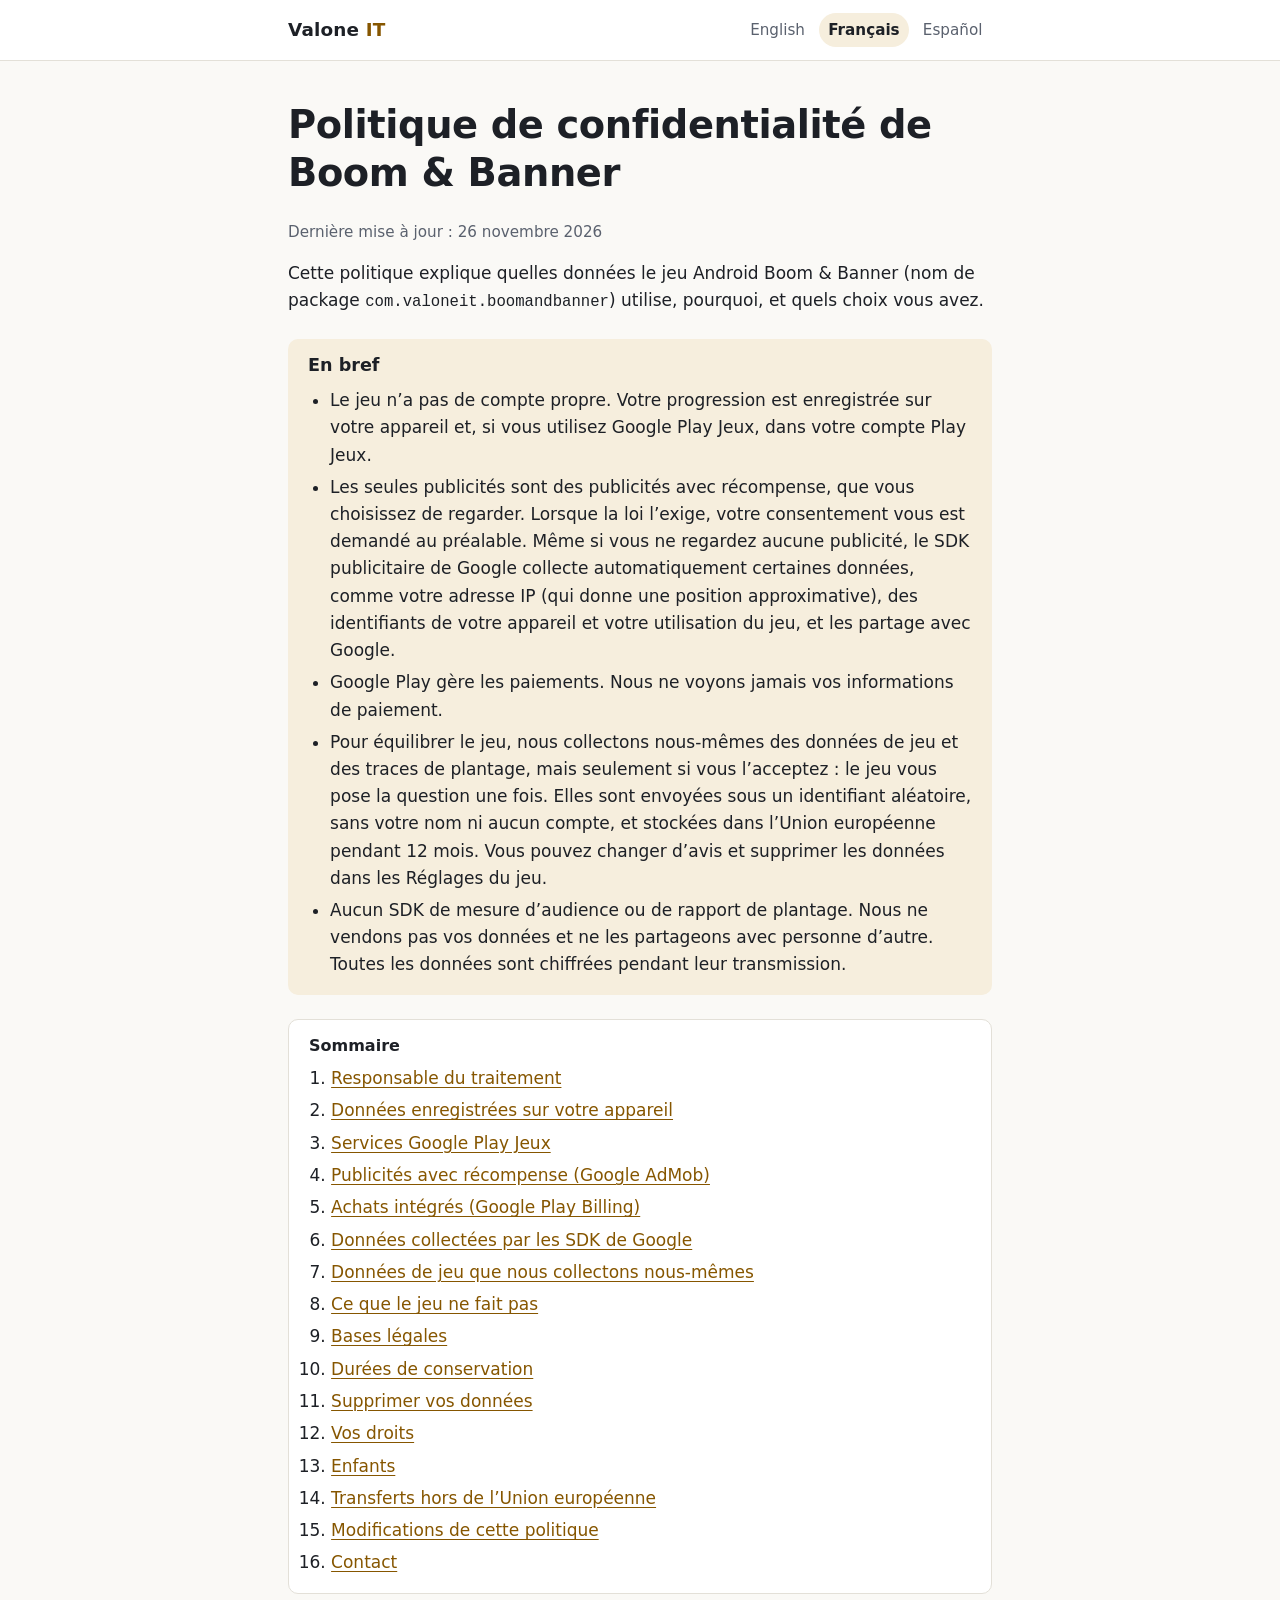
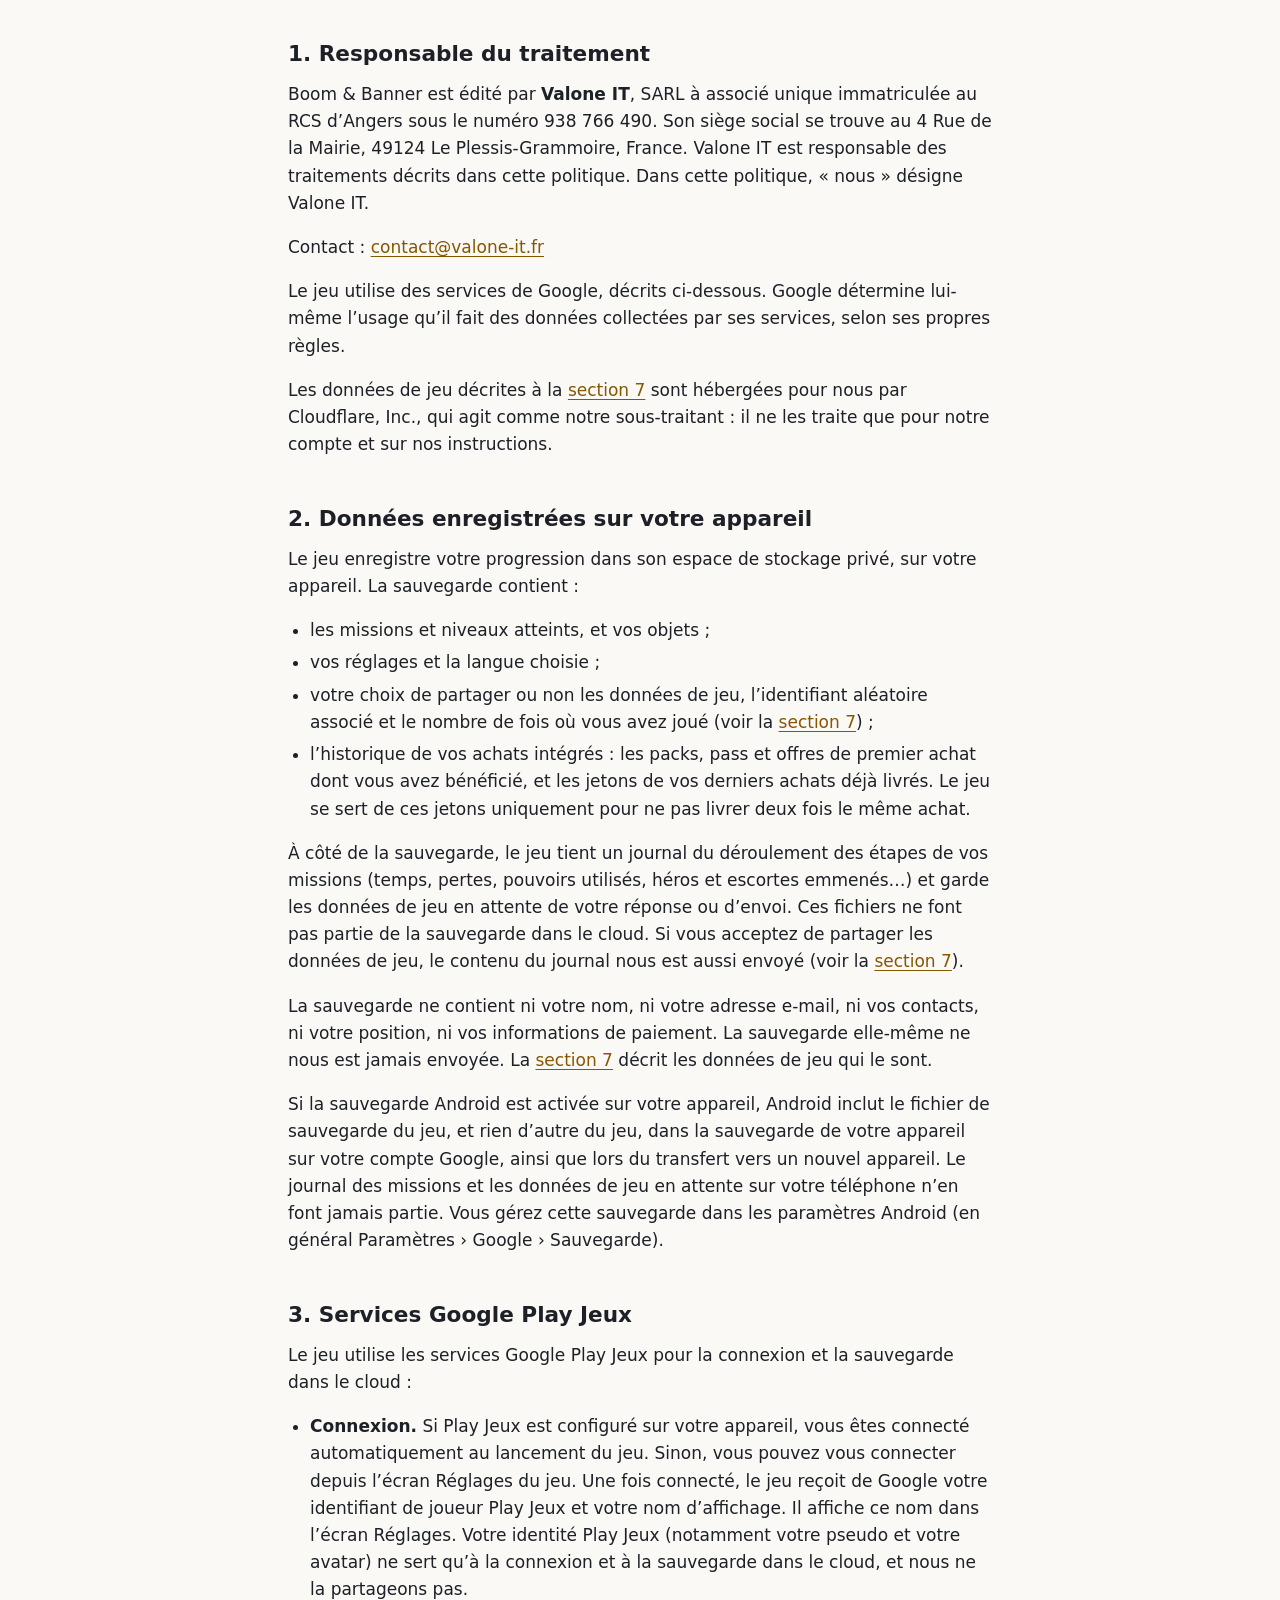
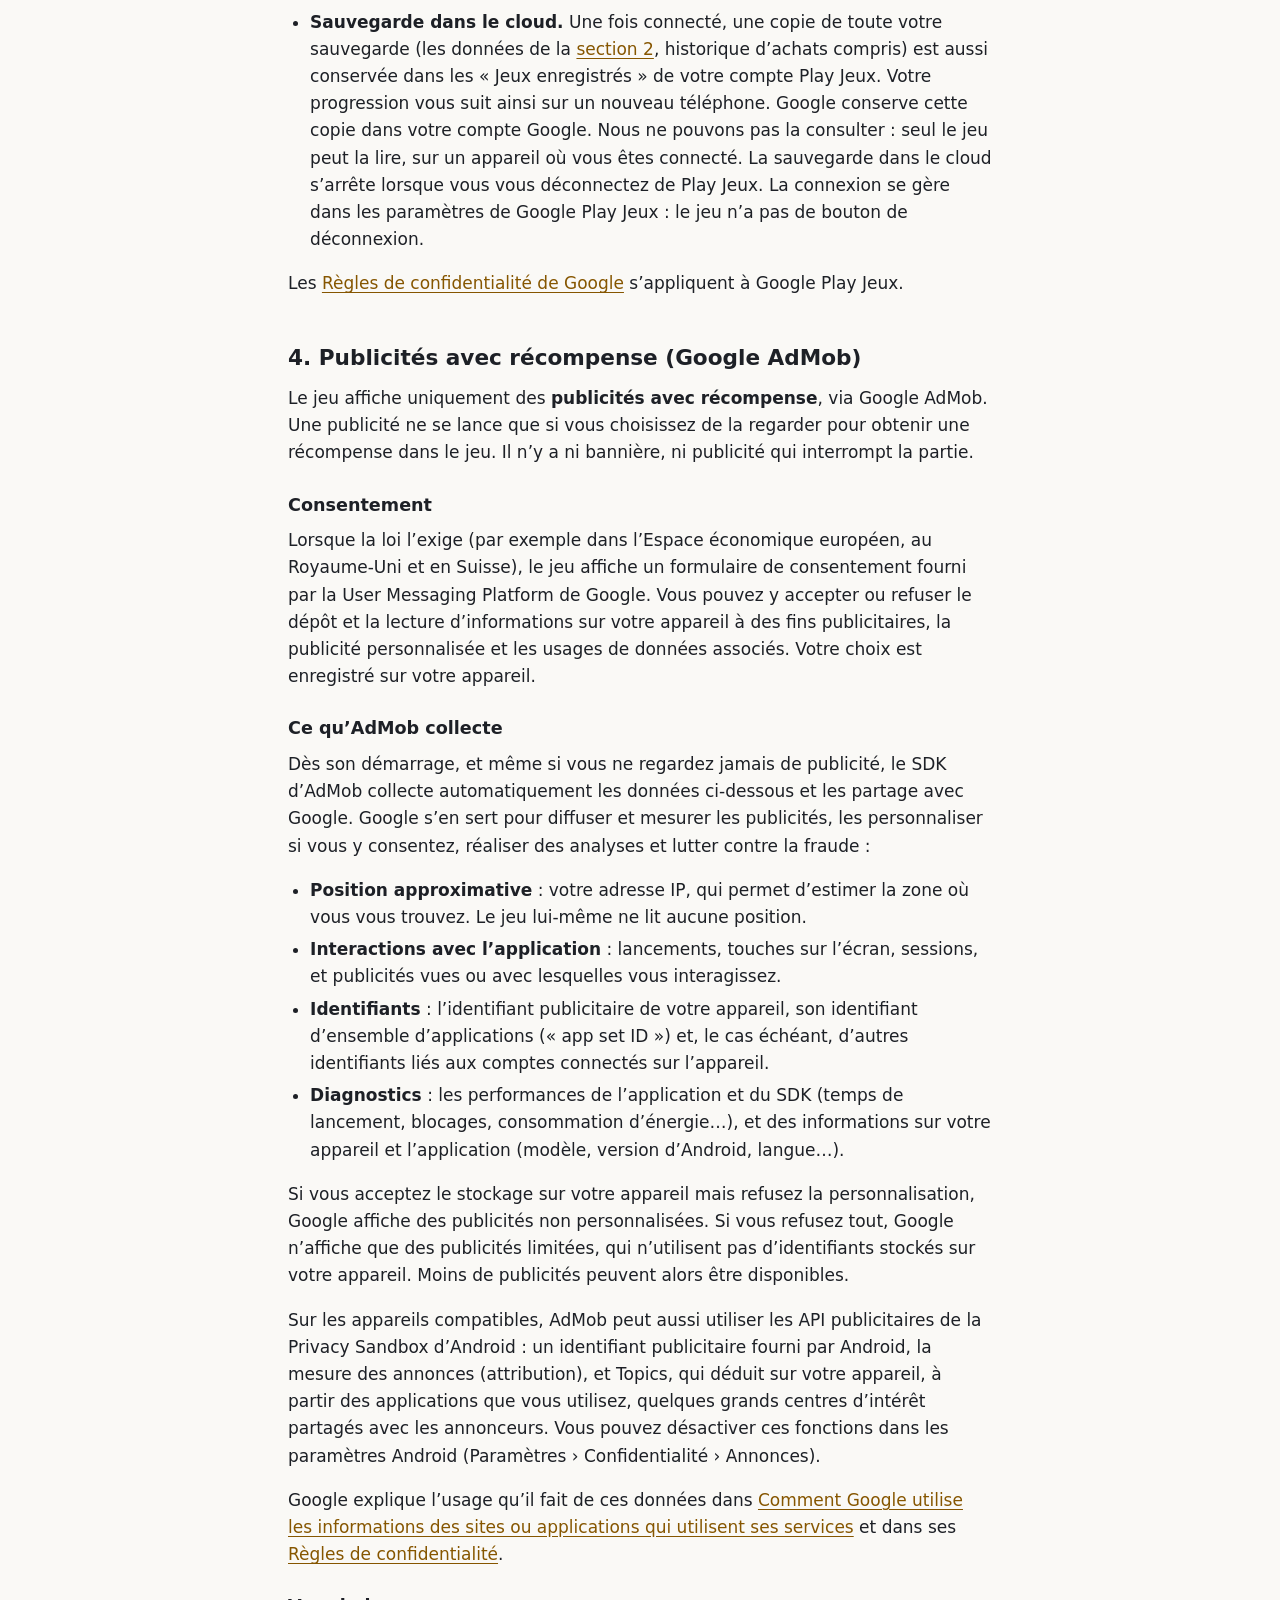
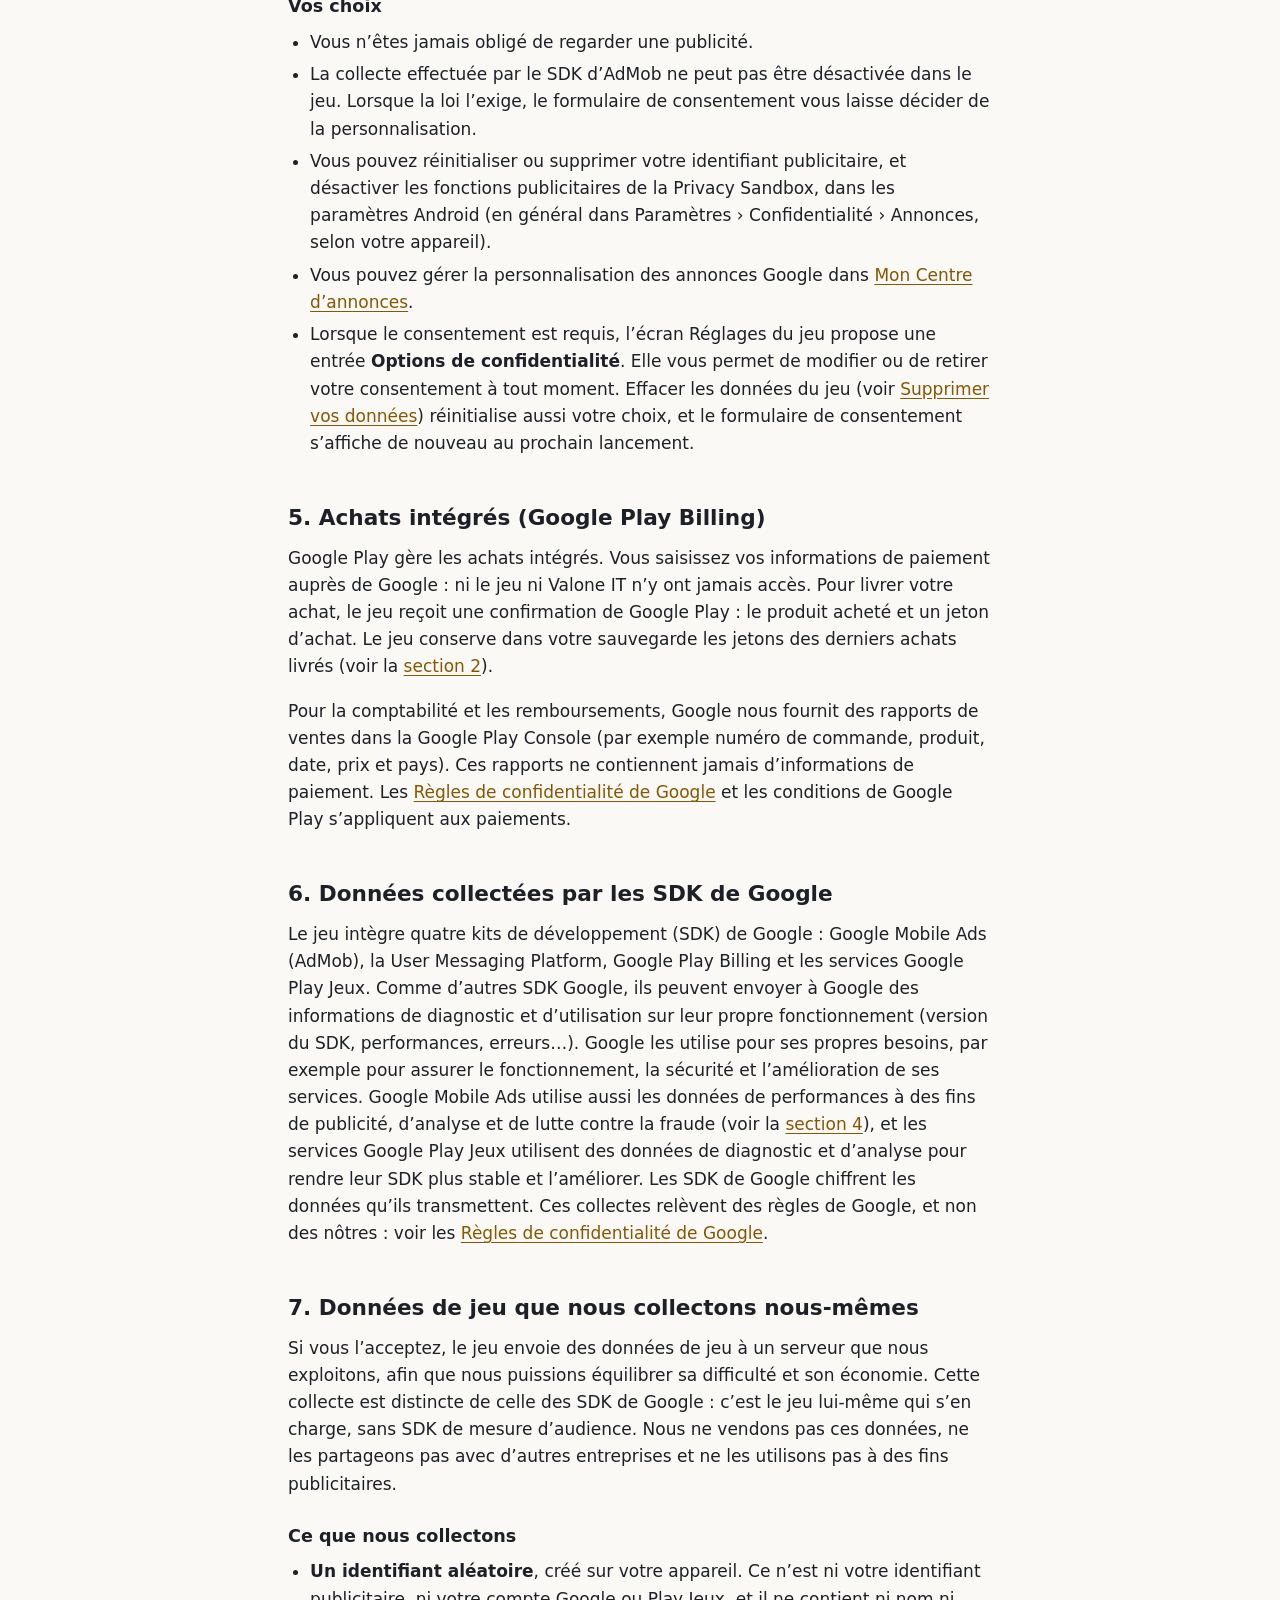
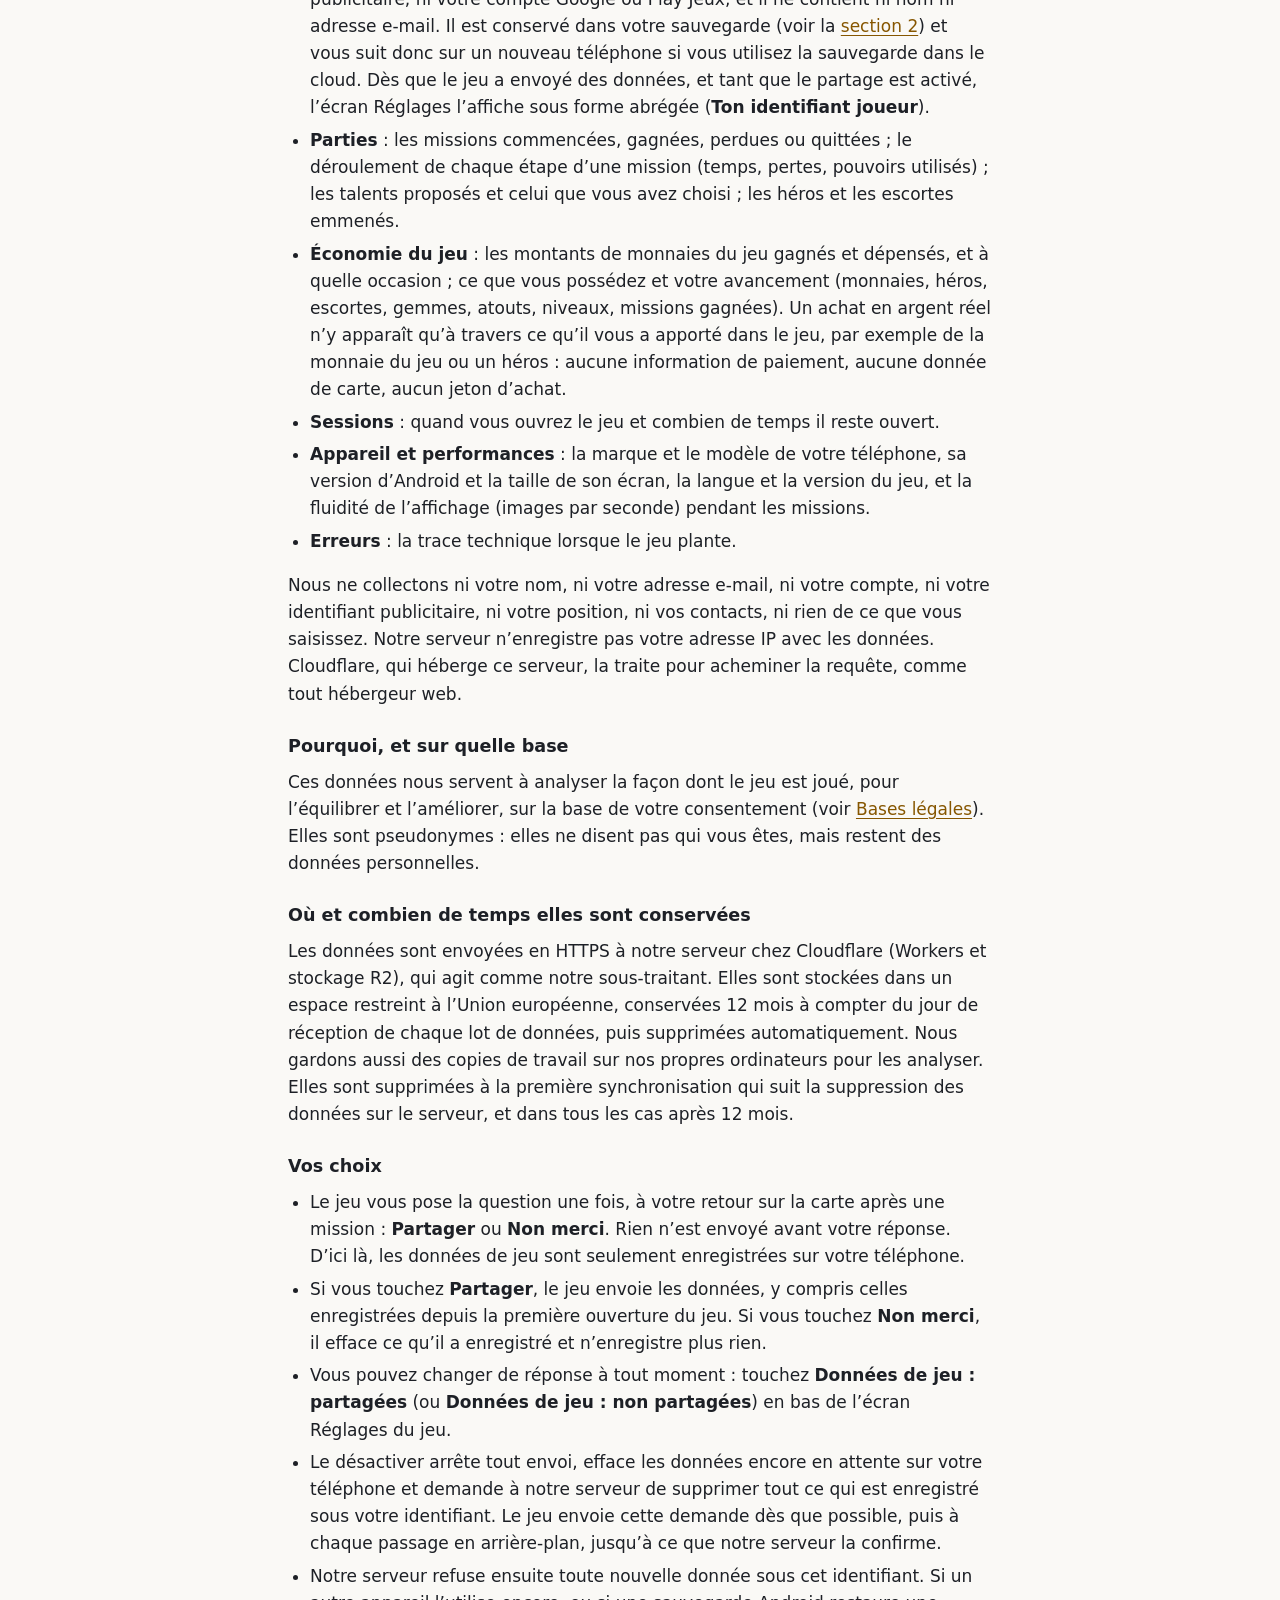
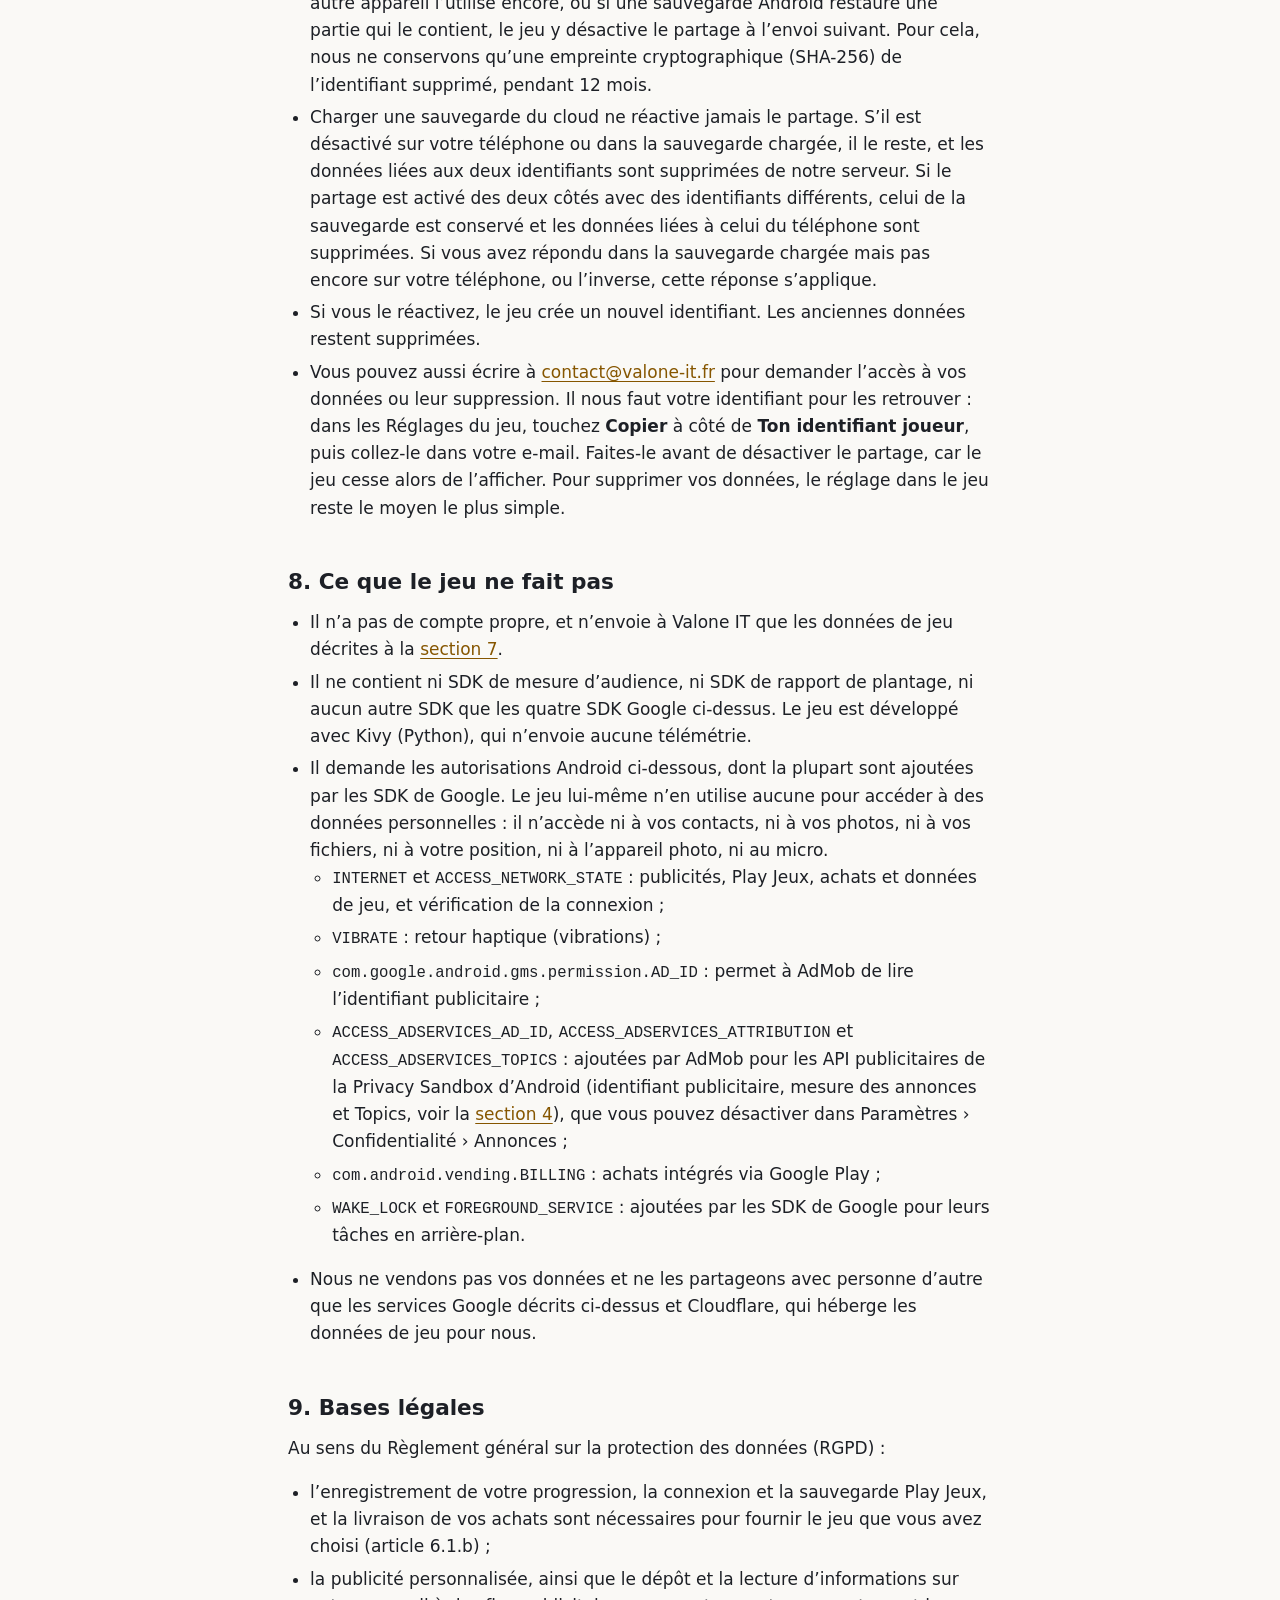
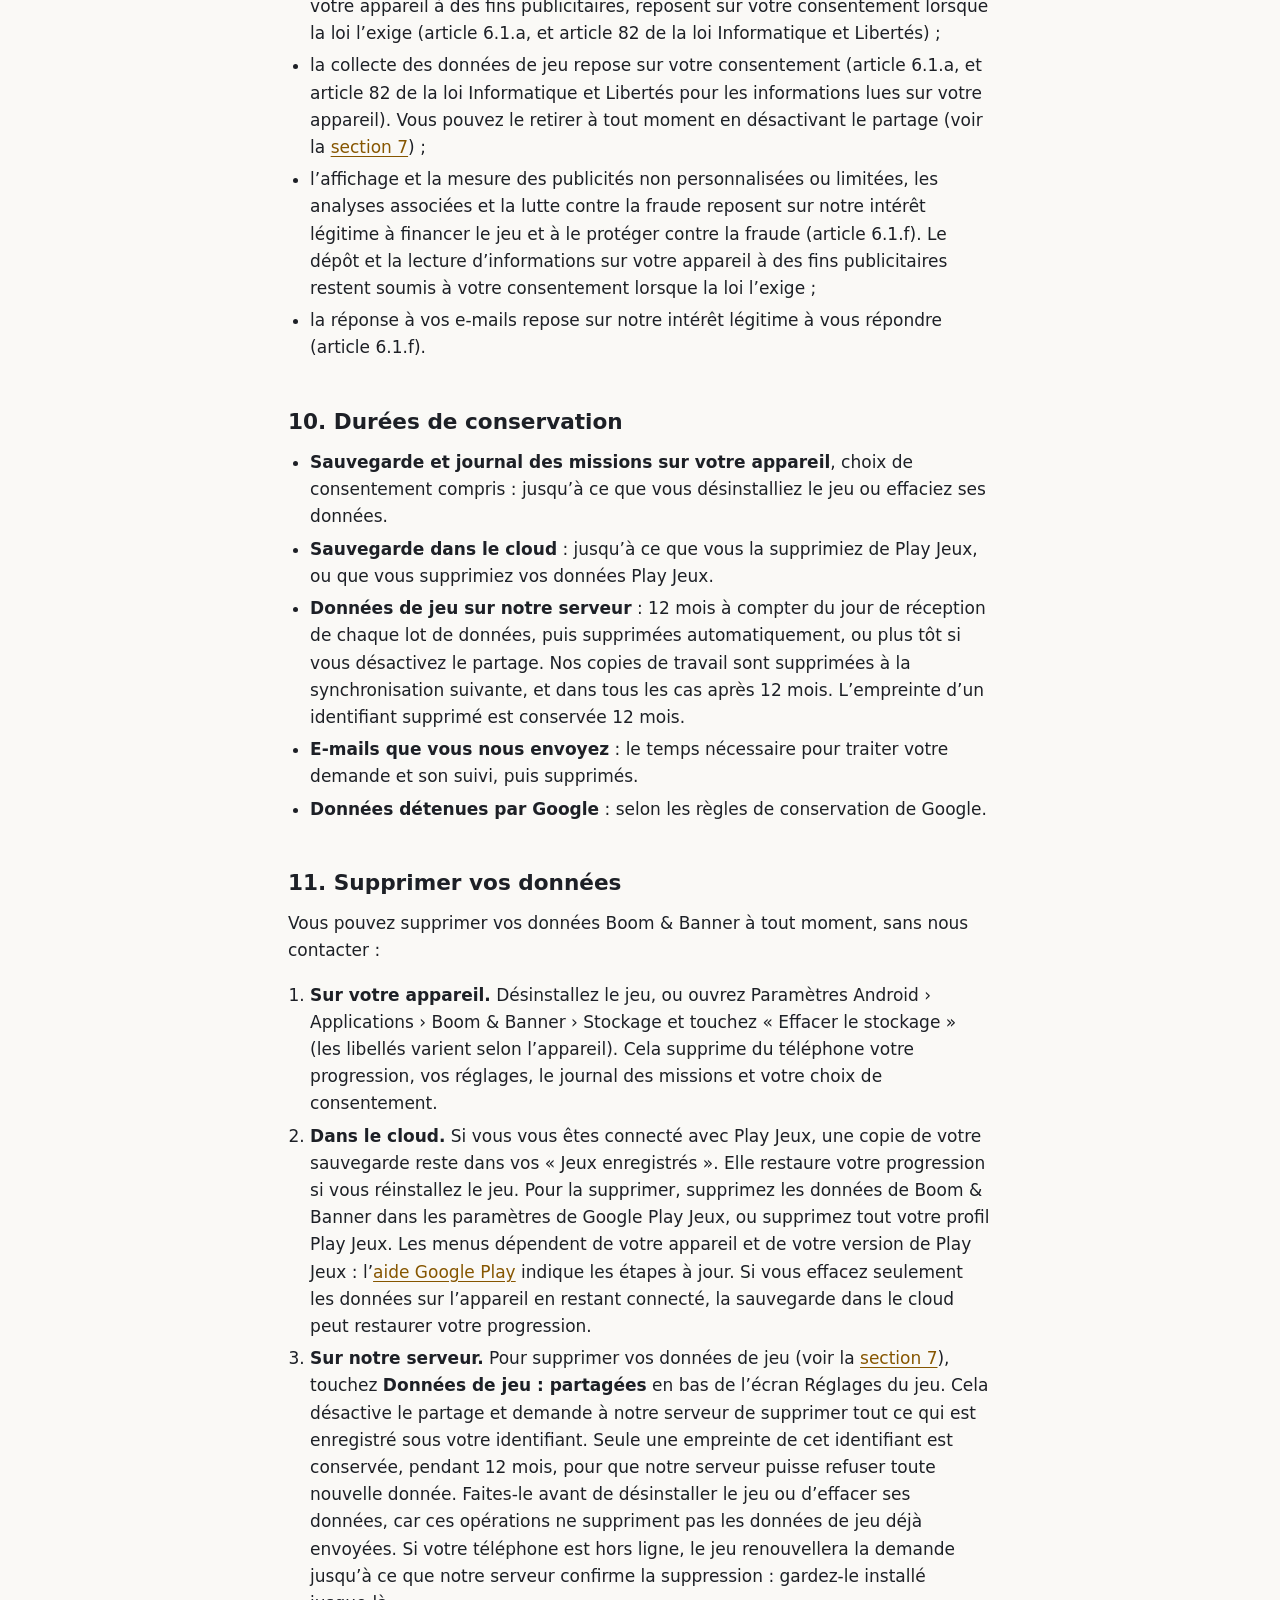
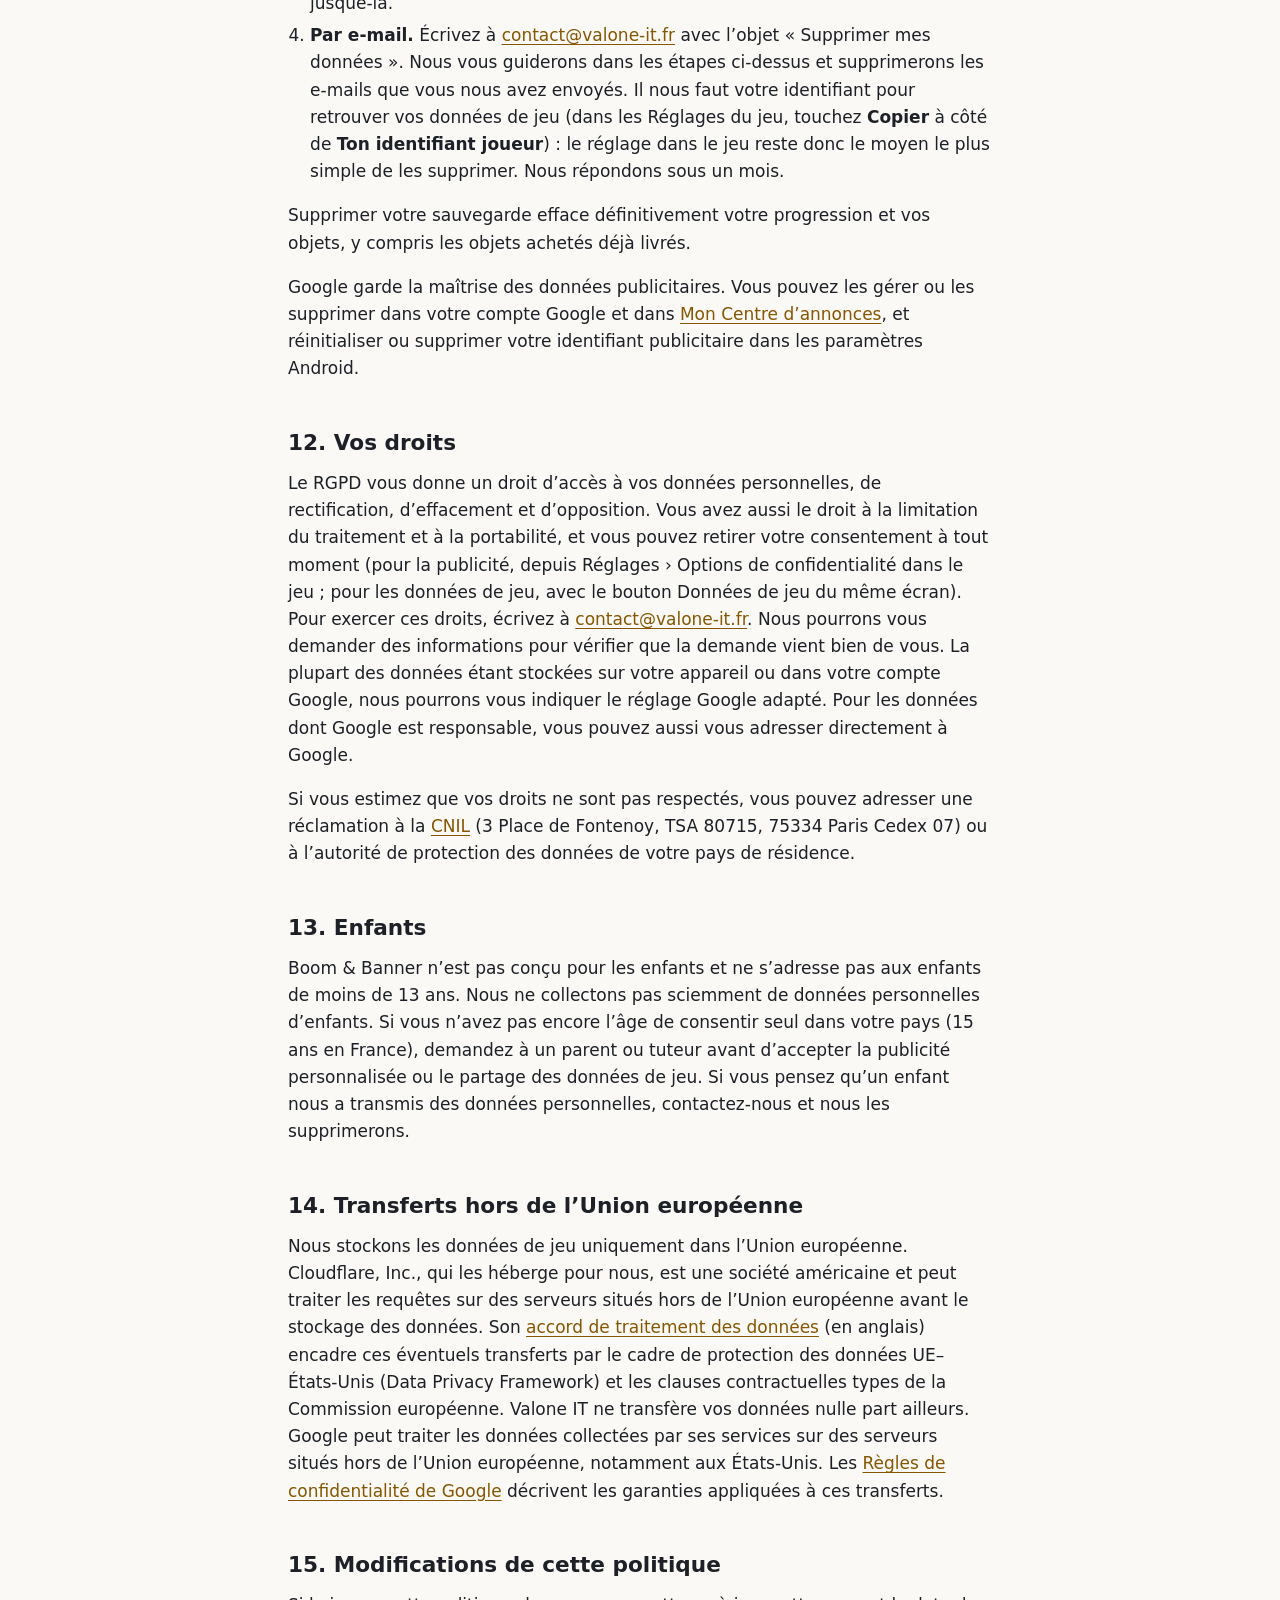
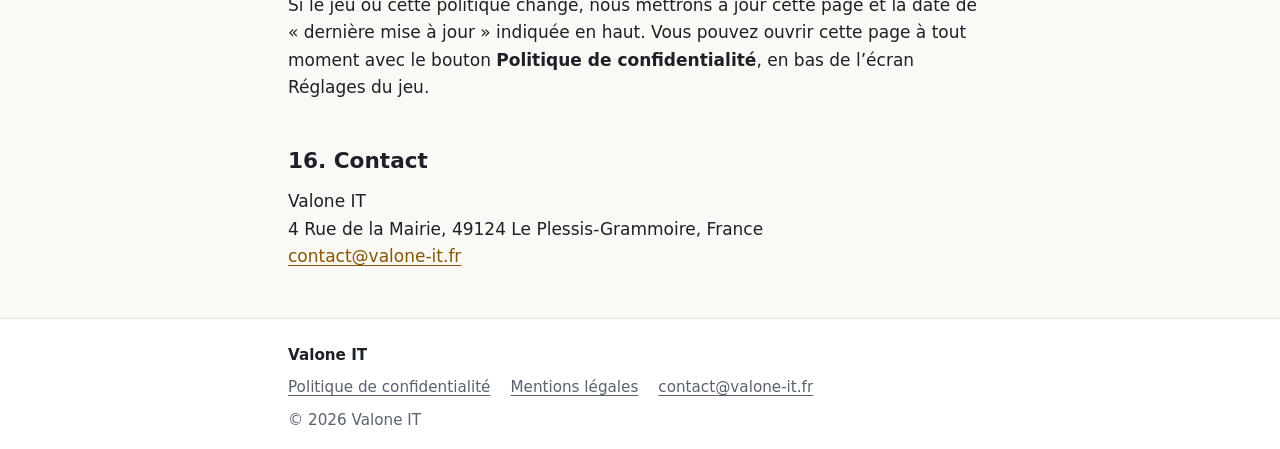
<file: fr/caravan-and-crown/privacy/index.html>
<!doctype html>
<html lang="fr">
<head>
<meta charset="utf-8">
<meta name="viewport" content="width=device-width, initial-scale=1">
<title>Page déplacée · Valone IT</title>
<meta name="robots" content="noindex">
<meta http-equiv="refresh" content="0; url=/fr/boom-and-banner/privacy/">
<link rel="canonical" href="https://valone-it.fr/fr/boom-and-banner/privacy/">
<meta name="color-scheme" content="light dark">
<link rel="icon" href="/favicon.svg" type="image/svg+xml">
<link rel="stylesheet" href="/assets/style.css">
</head>
<body>
<main id="main" class="wrap">
  <p>Le jeu s’appelle désormais Boom &amp; Banner. Sa politique de confidentialité se trouve maintenant à l’adresse <a href="/fr/boom-and-banner/privacy/">/fr/boom-and-banner/privacy/</a>.</p>
  <p lang="en"><a href="/boom-and-banner/privacy/">Privacy policy in English</a></p>
</main>
</body>
</html>
</file>
<file: assets/style.css>
/* Valone IT — single stylesheet. No external fonts, no CDN. */

:root {
  color-scheme: light dark;
  --bg: #faf9f6;
  --surface: #ffffff;
  --text: #1d2026;
  --muted: #5a616e;
  --border: #e3e0d8;
  --accent: #865600;
  --accent-soft: #f6eedd;
  --focus: #1f5fbf;
  --radius: 10px;
  --font: system-ui, -apple-system, "Segoe UI", Roboto, "Helvetica Neue", Arial, sans-serif;
}

@media (prefers-color-scheme: dark) {
  :root {
    --bg: #131519;
    --surface: #1b1e23;
    --text: #e8e6e1;
    --muted: #a5abb6;
    --border: #2e323a;
    --accent: #e3b45a;
    --accent-soft: #2a2418;
    --focus: #8ab4ff;
  }
}

*, *::before, *::after { box-sizing: border-box; }

html { -webkit-text-size-adjust: 100%; text-size-adjust: 100%; }

body {
  margin: 0;
  background: var(--bg);
  color: var(--text);
  font-family: var(--font);
  font-size: 1.0625rem;
  line-height: 1.6;
  display: flex;
  flex-direction: column;
  min-height: 100vh;
}

main { flex: 1; padding-block: 2.5rem 3rem; }

.wrap {
  width: 100%;
  max-width: 46rem;
  margin-inline: auto;
  padding-inline: 1rem;
}

a { color: var(--accent); text-underline-offset: 0.18em; }
a:hover { text-decoration-thickness: 2px; }
a:focus-visible { outline: 2px solid var(--focus); outline-offset: 2px; border-radius: 2px; }

h1, h2, h3 { line-height: 1.25; margin: 0 0 0.6em; }
h1 { font-size: clamp(1.75rem, 1.3rem + 2vw, 2.4rem); letter-spacing: -0.01em; }
h2 { font-size: 1.35rem; margin-top: 2.2em; }
h3 { font-size: 1.1rem; margin-top: 1.6em; }
p, ul, ol, dl { margin: 0 0 1em; }
ul, ol { padding-left: 1.3em; }
li + li { margin-top: 0.3em; }
code { font-size: 0.92em; overflow-wrap: anywhere; }

/* Skip link */
.skip {
  position: absolute;
  left: -999px;
  top: 0.5rem;
  background: var(--surface);
  padding: 0.4rem 0.8rem;
  border: 1px solid var(--border);
  border-radius: var(--radius);
}
.skip:focus { left: 0.5rem; z-index: 10; }

/* Header */
.site-header { border-bottom: 1px solid var(--border); background: var(--surface); }
.site-header .wrap {
  display: flex;
  flex-wrap: wrap;
  align-items: center;
  justify-content: space-between;
  gap: 0 1rem;
  min-height: 3.75rem;
}
.brand {
  font-weight: 700;
  font-size: 1.15rem;
  letter-spacing: 0.01em;
  color: var(--text);
  text-decoration: none;
}
.brand span { color: var(--accent); }

.lang { display: flex; gap: 0.25rem; font-size: 0.95rem; }
.lang a, .lang [aria-current] {
  padding: 0.3rem 0.6rem;
  border-radius: 999px;
  text-decoration: none;
}
.lang [aria-current] { background: var(--accent-soft); color: var(--text); font-weight: 600; }
.lang a { color: var(--muted); }
.lang a:hover { color: var(--text); }

/* Home */
.lead { font-size: 1.2rem; color: var(--muted); max-width: 38rem; }

.card {
  background: var(--surface);
  border: 1px solid var(--border);
  border-radius: var(--radius);
  padding: 1.5rem;
  margin-top: 2.5rem;
}
.card h2 { margin-top: 0; margin-bottom: 0.2em; }
.card .kicker { color: var(--muted); font-size: 0.95rem; margin-bottom: 1rem; }
.tagline { font-weight: 600; font-size: 1.1rem; }

.actions { display: flex; flex-wrap: wrap; gap: 0.75rem 1.25rem; align-items: center; margin: 1.25rem 0 0; }
.badge {
  display: inline-block;
  padding: 0.45rem 0.9rem;
  border-radius: 999px;
  border: 1px dashed var(--accent);
  color: var(--accent);
  font-weight: 600;
  font-size: 0.95rem;
}
a.badge { border-style: solid; text-decoration: none; }

/* Policy pages */
.meta { color: var(--muted); font-size: 0.95rem; }

.summary {
  background: var(--accent-soft);
  border-radius: var(--radius);
  padding: 1rem 1.25rem;
  margin: 1.5rem 0;
}
.summary h2 { margin-top: 0; font-size: 1.1rem; }
.summary ul { margin-bottom: 0; }

.toc {
  border: 1px solid var(--border);
  border-radius: var(--radius);
  padding: 1rem 1.25rem;
  background: var(--surface);
}
.toc h2 { margin-top: 0; font-size: 1rem; }
.toc ol { margin-bottom: 0; }

section[id], h2[id], h3[id] { scroll-margin-top: 1rem; }

/* Legal notice */
.facts {
  display: grid;
  grid-template-columns: 1fr;
  gap: 0.15rem 1.5rem;
  background: var(--surface);
  border: 1px solid var(--border);
  border-radius: var(--radius);
  padding: 1rem 1.25rem;
}
.facts dt { color: var(--muted); font-size: 0.95rem; }
.facts dd { margin: 0 0 0.6rem; overflow-wrap: anywhere; }
@media (min-width: 40rem) {
  .facts { grid-template-columns: 13rem 1fr; }
  .facts dd { margin-bottom: 0.35rem; }
}

address { font-style: normal; }

/* Footer */
.site-footer {
  border-top: 1px solid var(--border);
  background: var(--surface);
  color: var(--muted);
  font-size: 0.95rem;
  padding-block: 1.5rem;
}
.site-footer p { margin: 0; }
.footer-brand { color: var(--text); font-weight: 700; }
.footer-links {
  list-style: none;
  padding: 0;
  margin: 0.5rem 0;
  display: flex;
  flex-wrap: wrap;
  gap: 0.35rem 1.25rem;
}
.footer-links li + li { margin-top: 0; }
.site-footer a { color: var(--muted); }
.site-footer a:hover { color: var(--text); }
</file>
